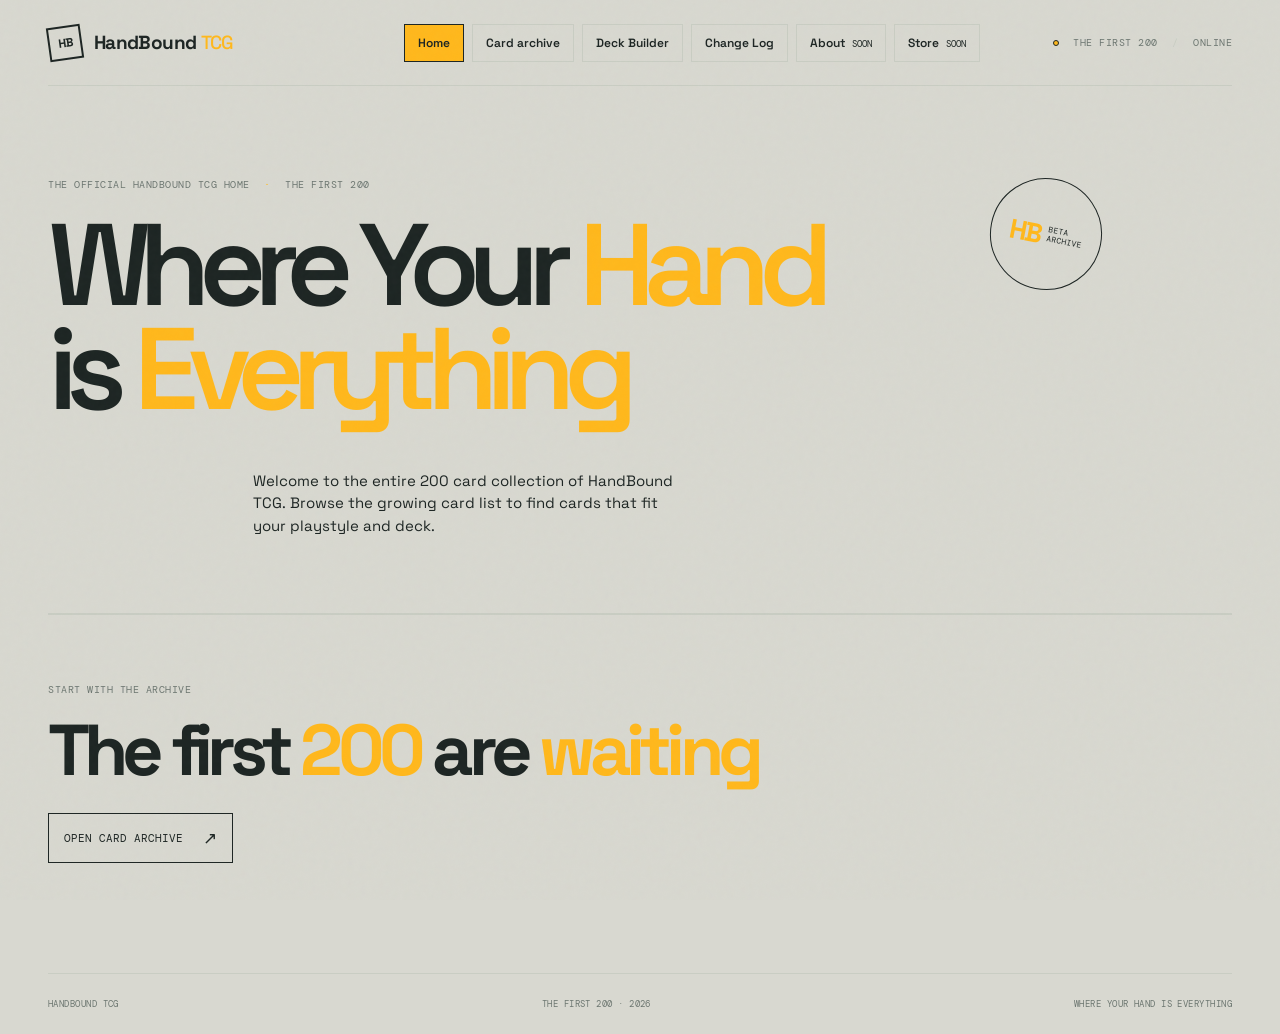
<file: index.html>
<!doctype html>
<html lang="en">
<head>
  <meta charset="UTF-8" />
  <meta name="viewport" content="width=device-width, initial-scale=1.0" />
  <meta name="description" content="HandBound TCG, a trading card game built around the cards in your hand." />
  <title>HandBound TCG | Home</title>
  <link rel="preconnect" href="https://fonts.googleapis.com" />
  <link rel="preconnect" href="https://fonts.gstatic.com" crossorigin />
  <link href="https://fonts.googleapis.com/css2?family=DM+Mono:wght@400;500&family=Space+Grotesk:wght@400;500;600;700&display=swap" rel="stylesheet" />
  <link rel="stylesheet" href="styles.css" />
</head>
<body>
  <!-- Shared site shell and home-page content. -->
  <div class="site-shell">
    <!-- Global brand, navigation, and status indicator. -->
    <header class="site-header">
      <a class="brand" href="#top" aria-label="HandBound TCG home">
        <span class="brand-mark" aria-hidden="true">HB</span>
        <span class="brand-name">HandBound <em>TCG</em></span>
      </a>
      <nav class="site-nav" aria-label="Main navigation">
        <a class="nav-link active" href="index.html">Home</a>
        <a class="nav-link" href="archive.html">Card archive</a>
        <a class="nav-link" href="deck-builder.html">Deck Builder</a>
        <a class="nav-link" href="change-log.html">Change Log</a>
        <a class="nav-link coming-soon-link" href="about.html">About <span>soon</span></a>
        <a class="nav-link coming-soon-link" href="store.html">Store <span>soon</span></a>
      </nav>
      <div class="header-status"><i></i> The First 200 <span>/</span> Online</div>
    </header>

    <!-- Home hero and archive call-to-action. -->
    <main id="top">
      <section class="archive-hero home-section" id="home">
        <div class="hero-copy">
          <p class="eyebrow">The official HandBound TCG home <span>·</span> The First 200</p>
          <h1>Where Your <span>Hand</span><br />is <span>Everything</span></h1>
          <p class="hero-intro">Welcome to the entire 200 card collection of HandBound TCG. Browse the growing card list to find cards that fit your playstyle and deck.</p>
        </div>
        <div class="hero-stamp" aria-label="HandBound beta archive stamp">
          <span>HB</span>
          <small>BETA<br />ARCHIVE</small>
        </div>
      </section>

      <section class="home-next-section">
        <p class="eyebrow">Start with the archive</p>
        <h2>The first <em>200</em> are <em>waiting</em></h2>
        <a class="outline-cta" href="archive.html">Open card archive <span>↗</span></a>
      </section>
    </main>

    <!-- Shared site footer. -->
    <footer class="site-footer"><span>HANDBOUND TCG</span><span>The First 200 · 2026</span><span>Where your hand is everything</span></footer>
  </div>
</body>
</html>
</file>
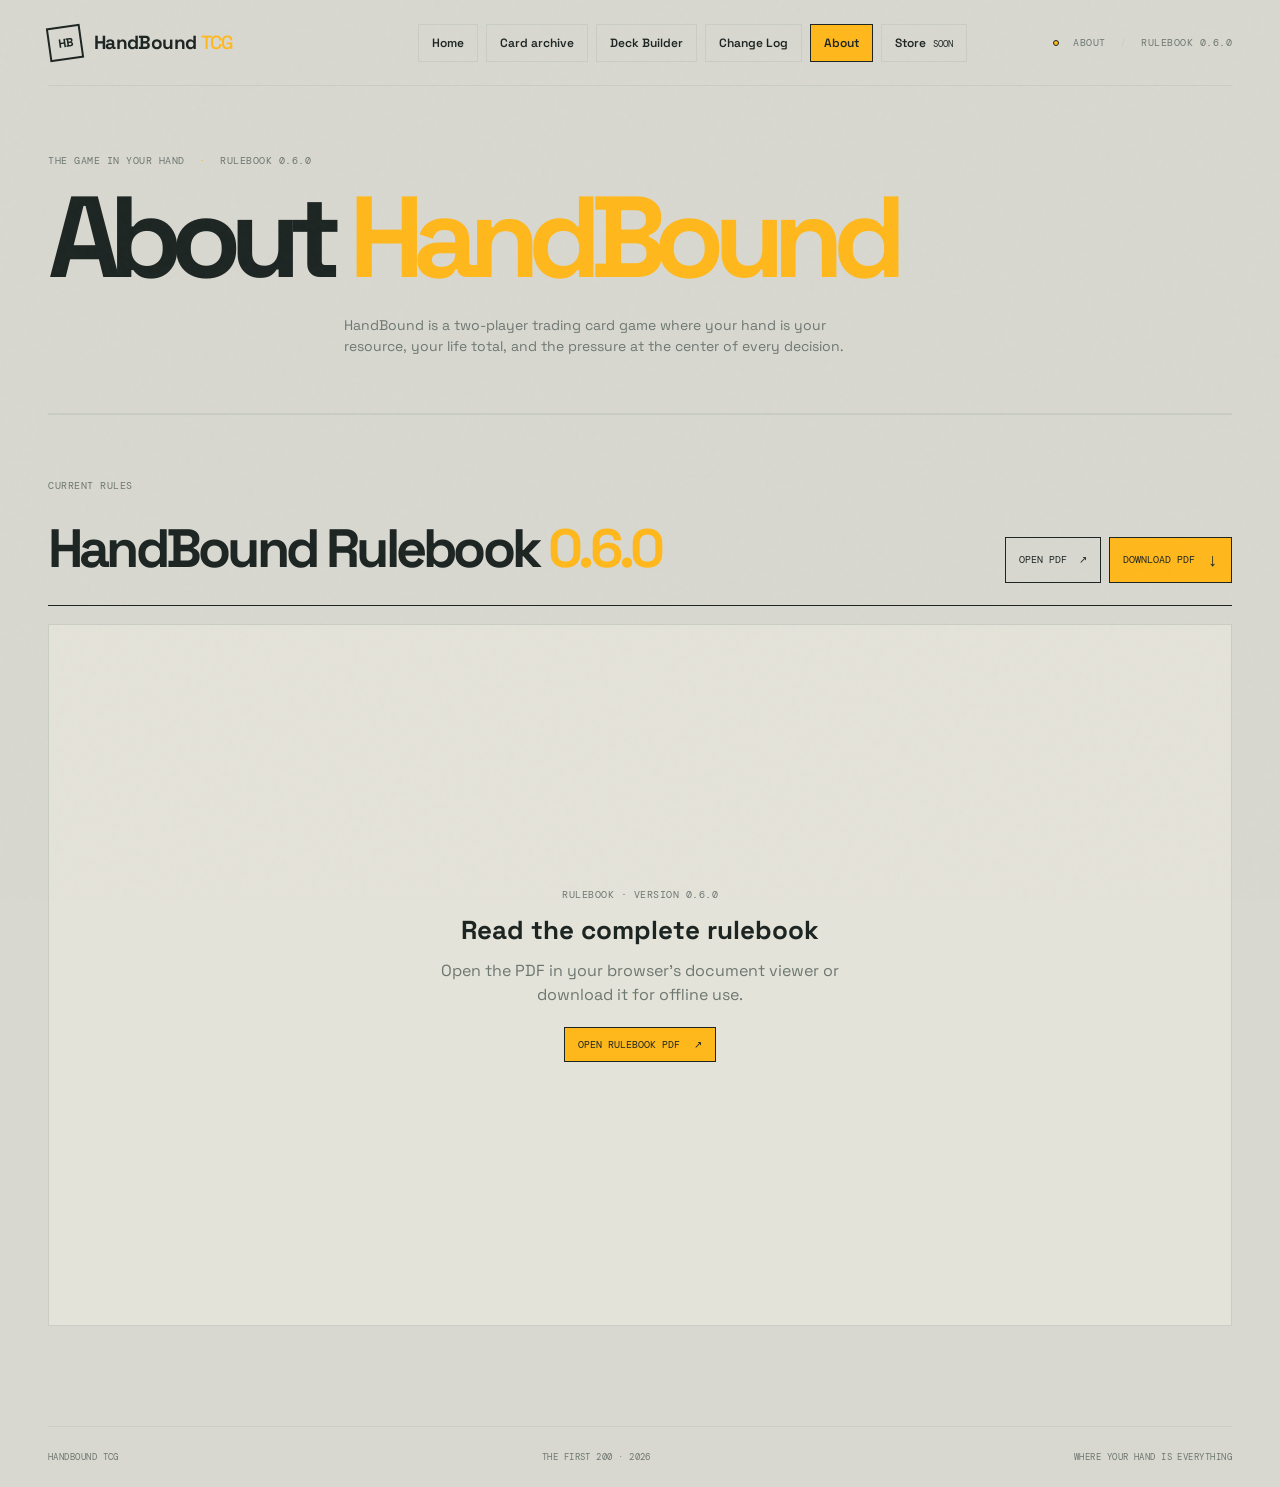
<file: about.html>
<!doctype html>
<html lang="en">
<head>
  <meta charset="UTF-8" />
  <meta name="viewport" content="width=device-width, initial-scale=1.0" />
  <meta name="description" content="About HandBound TCG." />
  <title>HandBound TCG | About</title>
  <link rel="preconnect" href="https://fonts.googleapis.com" />
  <link rel="preconnect" href="https://fonts.gstatic.com" crossorigin />
  <link href="https://fonts.googleapis.com/css2?family=DM+Mono:wght@400;500&family=Space+Grotesk:wght@400;500;600;700&display=swap" rel="stylesheet" />
  <link rel="stylesheet" href="styles.css" />
</head>
<body>
  <!-- Shared site shell and rulebook/about content. -->
  <div class="site-shell"><header class="site-header"><a class="brand" href="index.html" aria-label="HandBound TCG home"><span class="brand-mark" aria-hidden="true">HB</span><span class="brand-name">HandBound <em>TCG</em></span></a><nav class="site-nav" aria-label="Main navigation"><a class="nav-link" href="index.html">Home</a><a class="nav-link" href="archive.html">Card archive</a><a class="nav-link" href="deck-builder.html">Deck Builder</a><a class="nav-link" href="change-log.html">Change Log</a><a class="nav-link active" href="about.html">About</a><a class="nav-link coming-soon-link" href="store.html">Store <span>soon</span></a></nav><div class="header-status"><i></i> About <span>/</span> Rulebook 0.6.0</div></header>
    <!-- About copy and the embedded current rulebook. -->
    <main>
      <section class="archive-page-heading about-heading"><p class="eyebrow">The game in your hand <span>·</span> Rulebook 0.6.0</p><h1>About <em>HandBound</em></h1><p>HandBound is a two-player trading card game where your hand is your resource, your life total, and the pressure at the center of every decision.</p></section>
      <section class="rules-section" aria-labelledby="rules-heading">
        <div class="rules-toolbar"><div><p class="eyebrow">Current rules</p><h2 id="rules-heading">HandBound Rulebook <em>0.6.0</em></h2></div><div class="rules-actions"><a class="outline-button rules-open" href="Items/HandBound%20Rulebook%200.6.0.pdf" target="_blank" rel="noopener">Open PDF <span>↗</span></a><a class="gold-button rules-download" href="Items/HandBound%20Rulebook%200.6.0.pdf" download>Download PDF <span>↓</span></a></div></div>
        <div class="rules-reader"><div class="rules-reader-open"><p class="eyebrow">Rulebook · Version 0.6.0</p><h3>Read the complete rulebook</h3><p>Open the PDF in your browser's document viewer or download it for offline use.</p><a class="gold-button" href="Items/HandBound%20Rulebook%200.6.0.pdf" target="_blank" rel="noopener">Open rulebook PDF <span>↗</span></a></div></div>
      </section>
    </main>
    <!-- Shared site footer. -->
    <footer class="site-footer"><span>HANDBOUND TCG</span><span>The First 200 · 2026</span><span>Where your hand is everything</span></footer>
  </div>
</body>
</html>
</file>
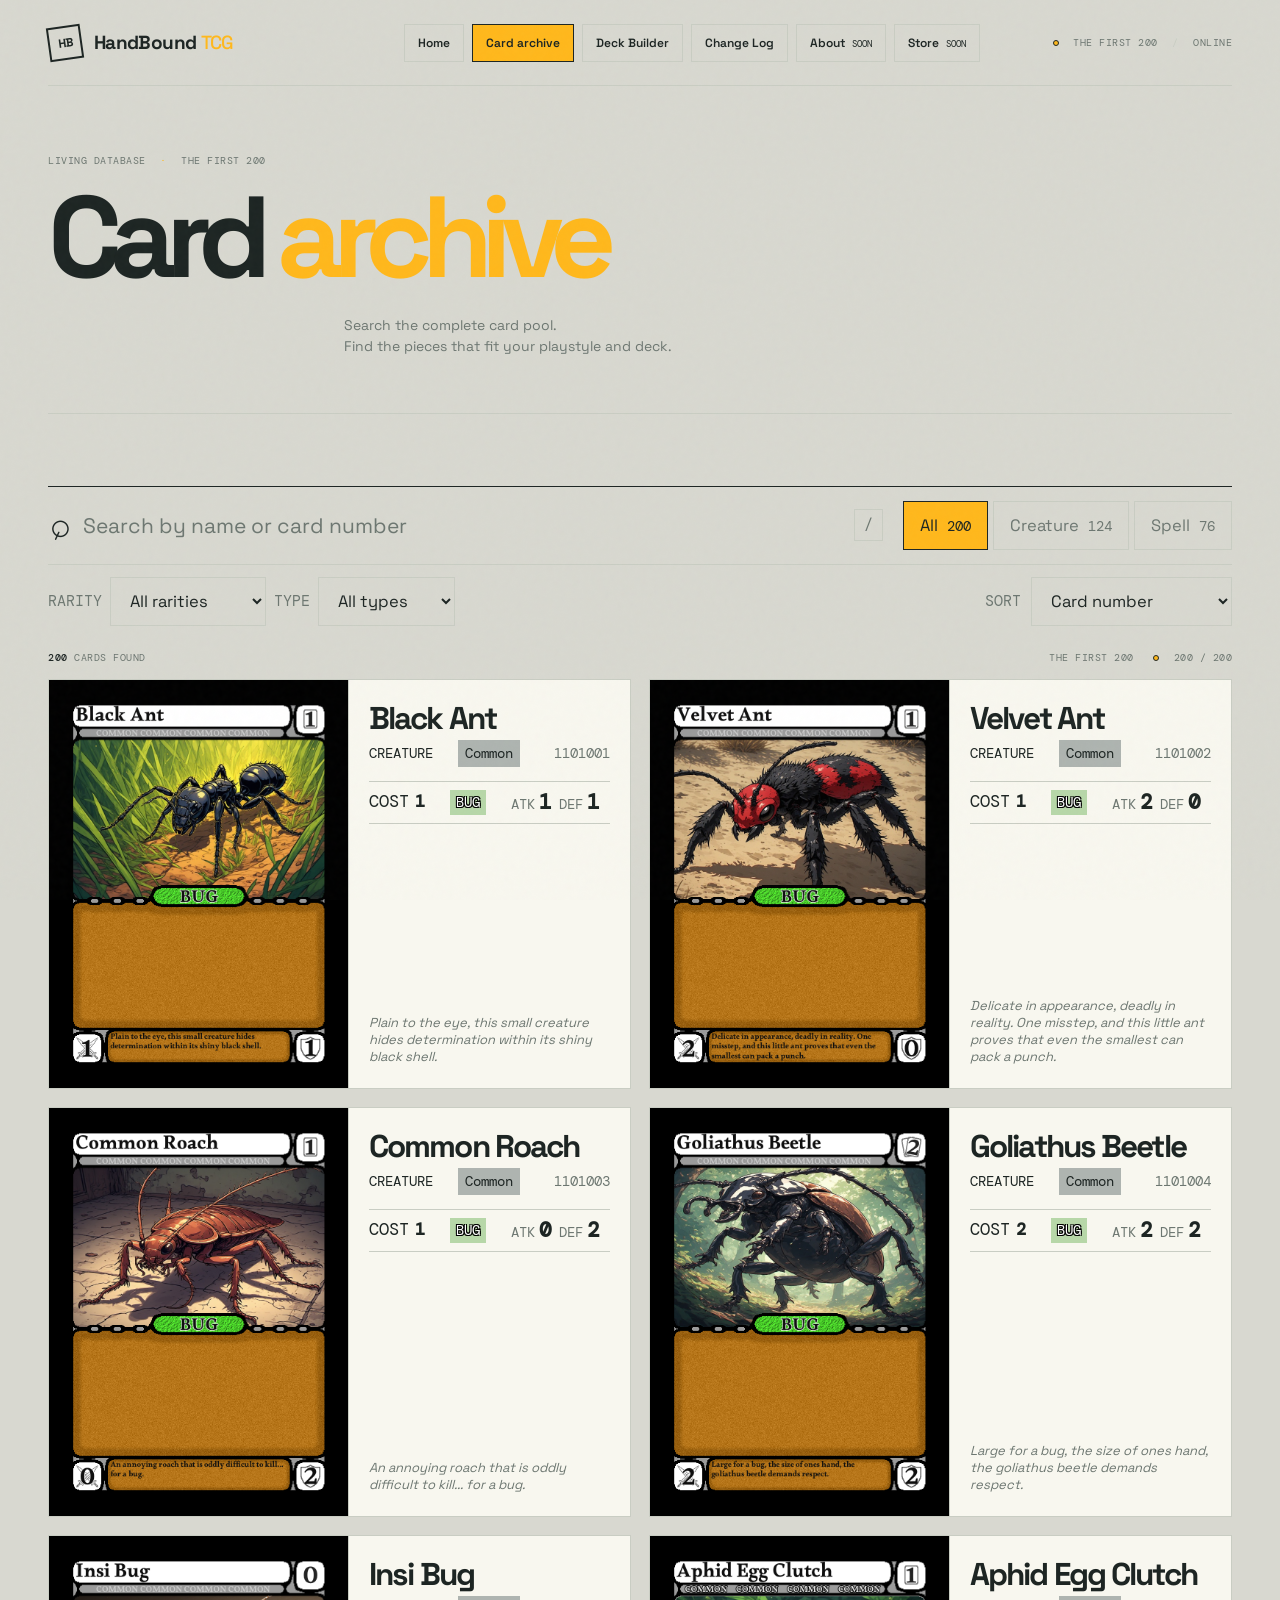
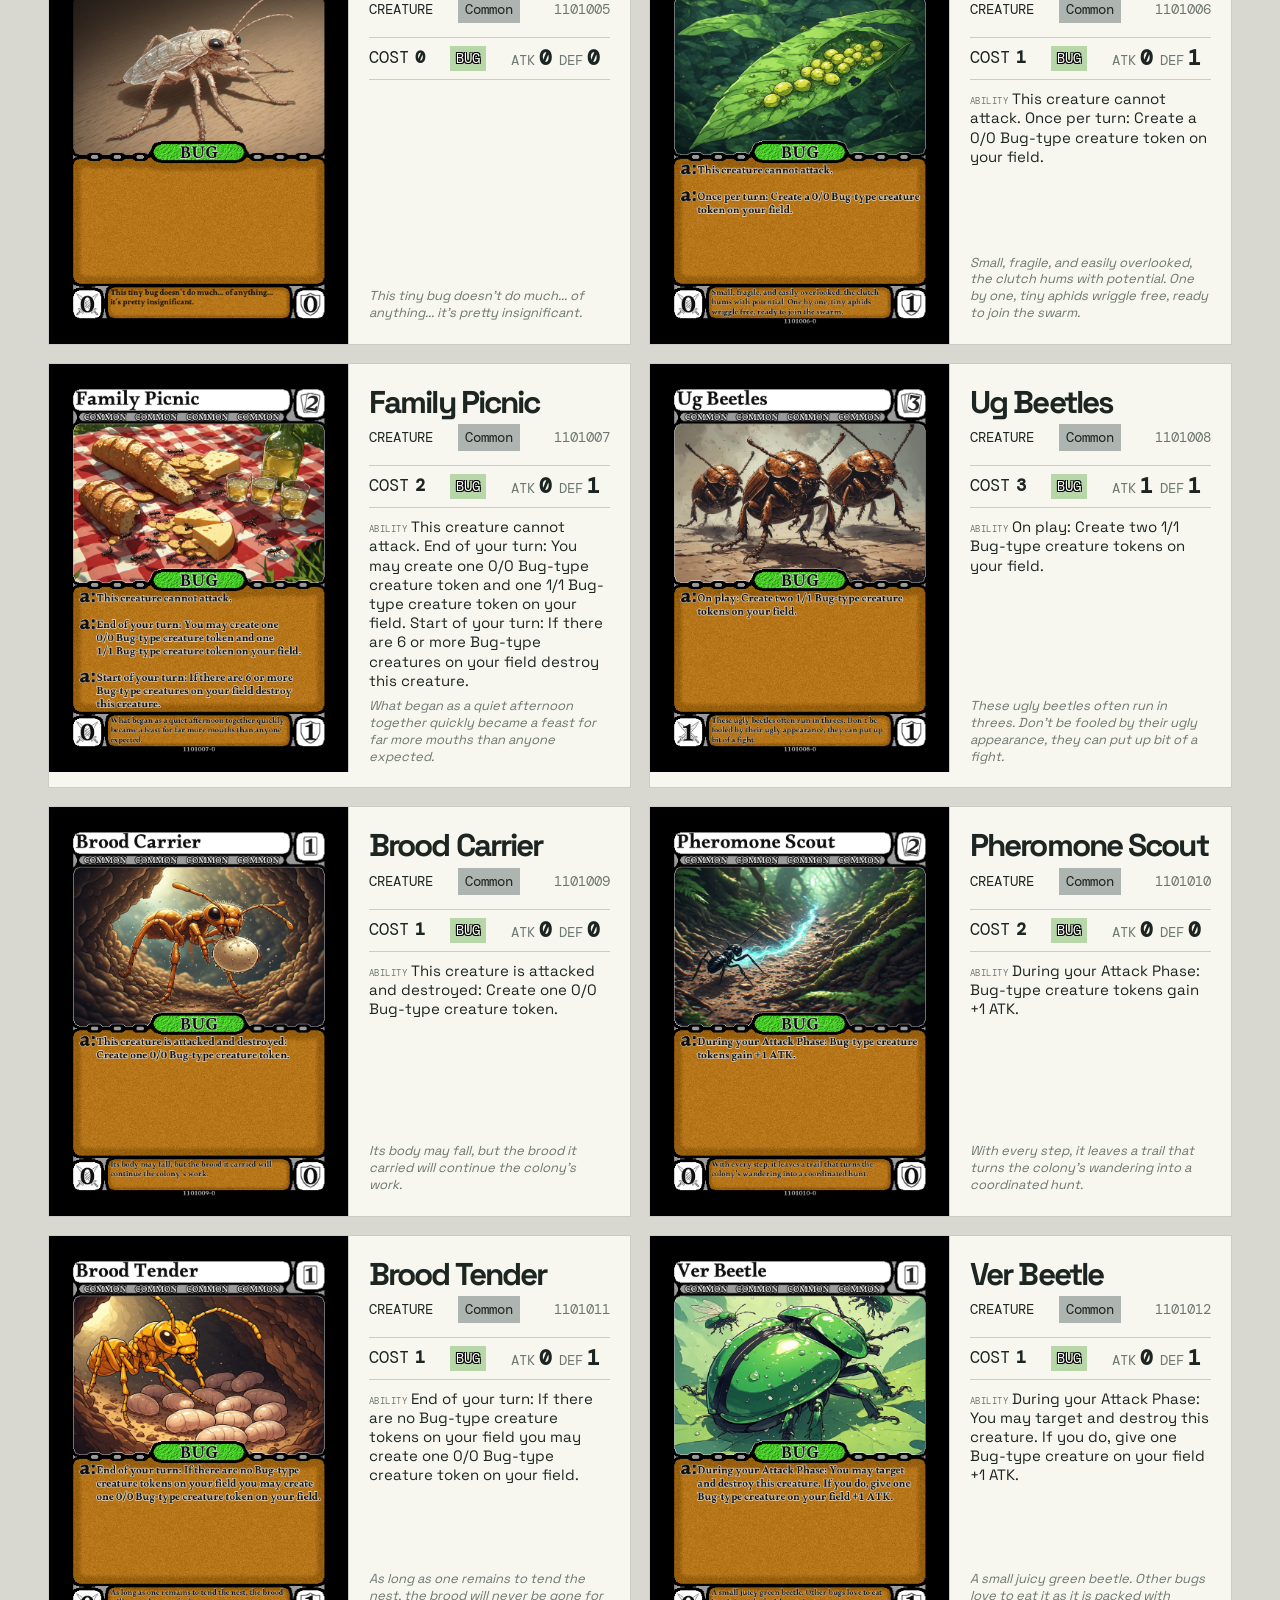
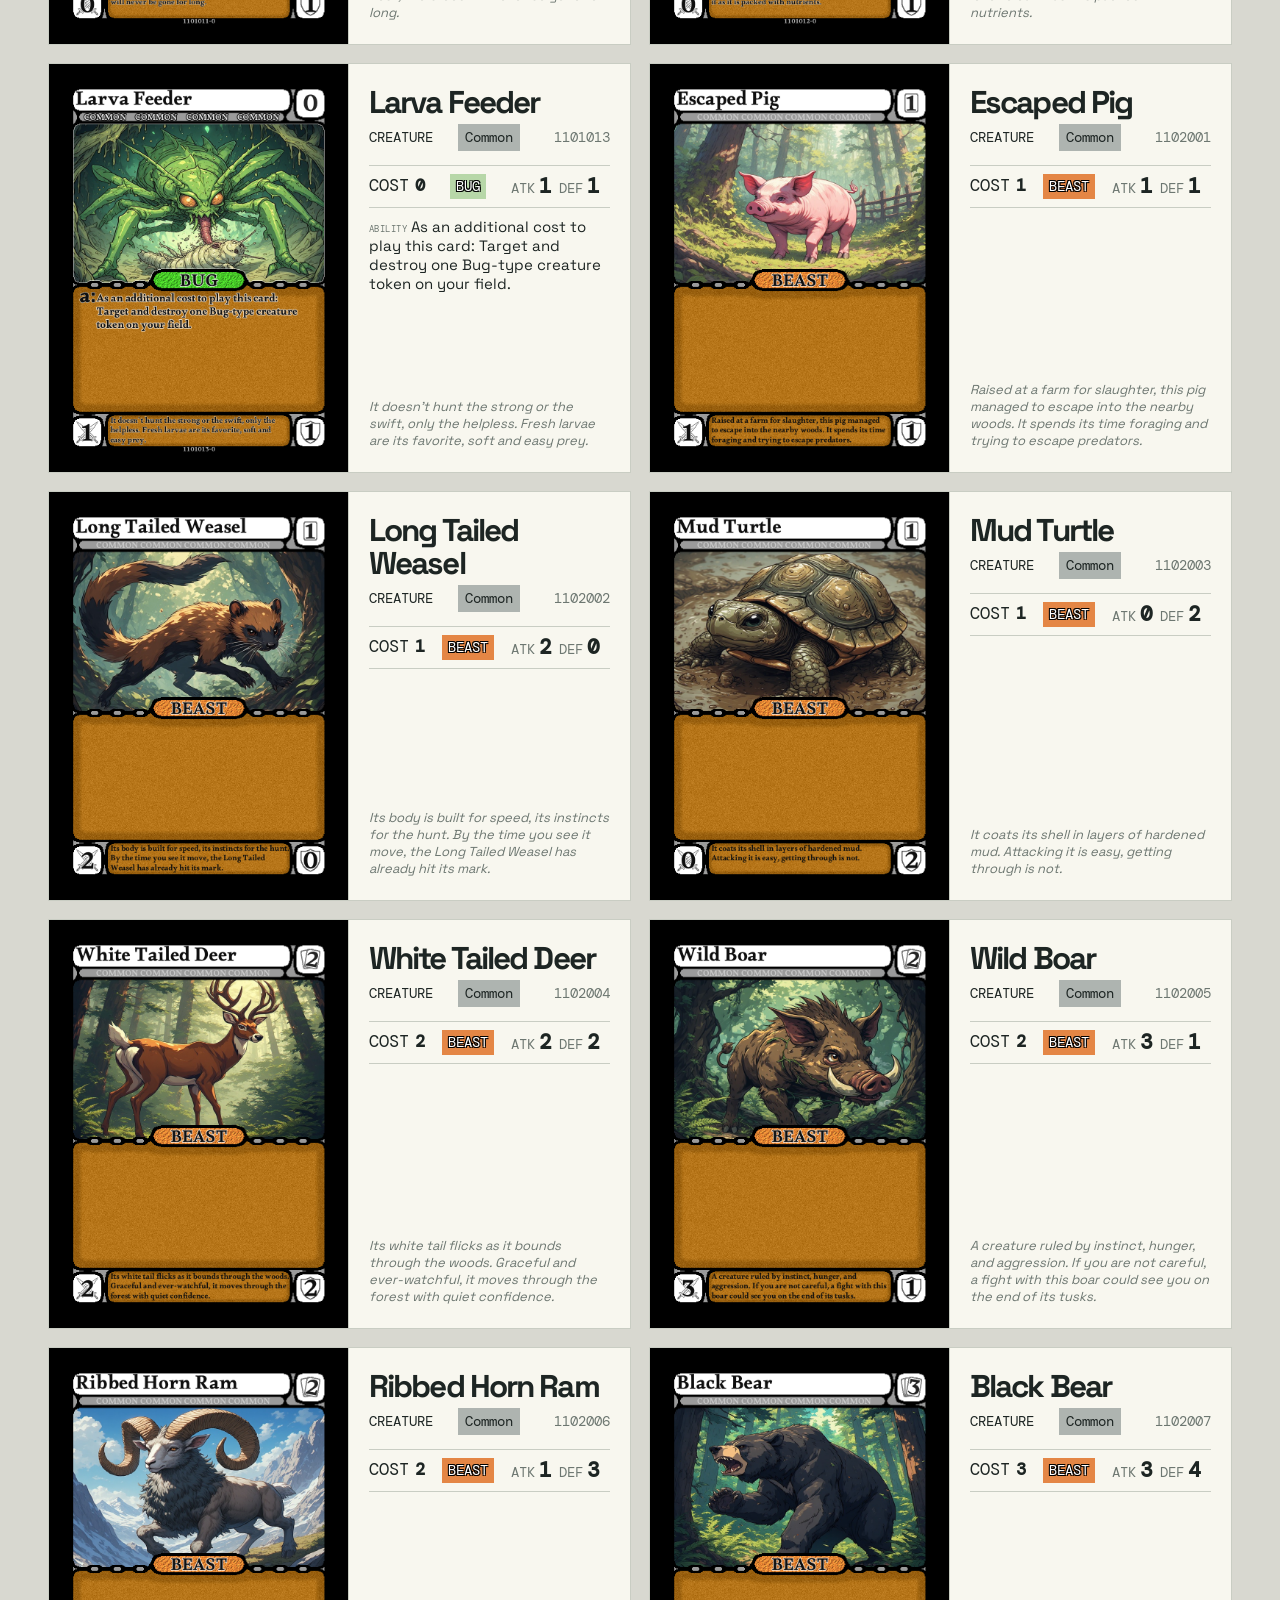
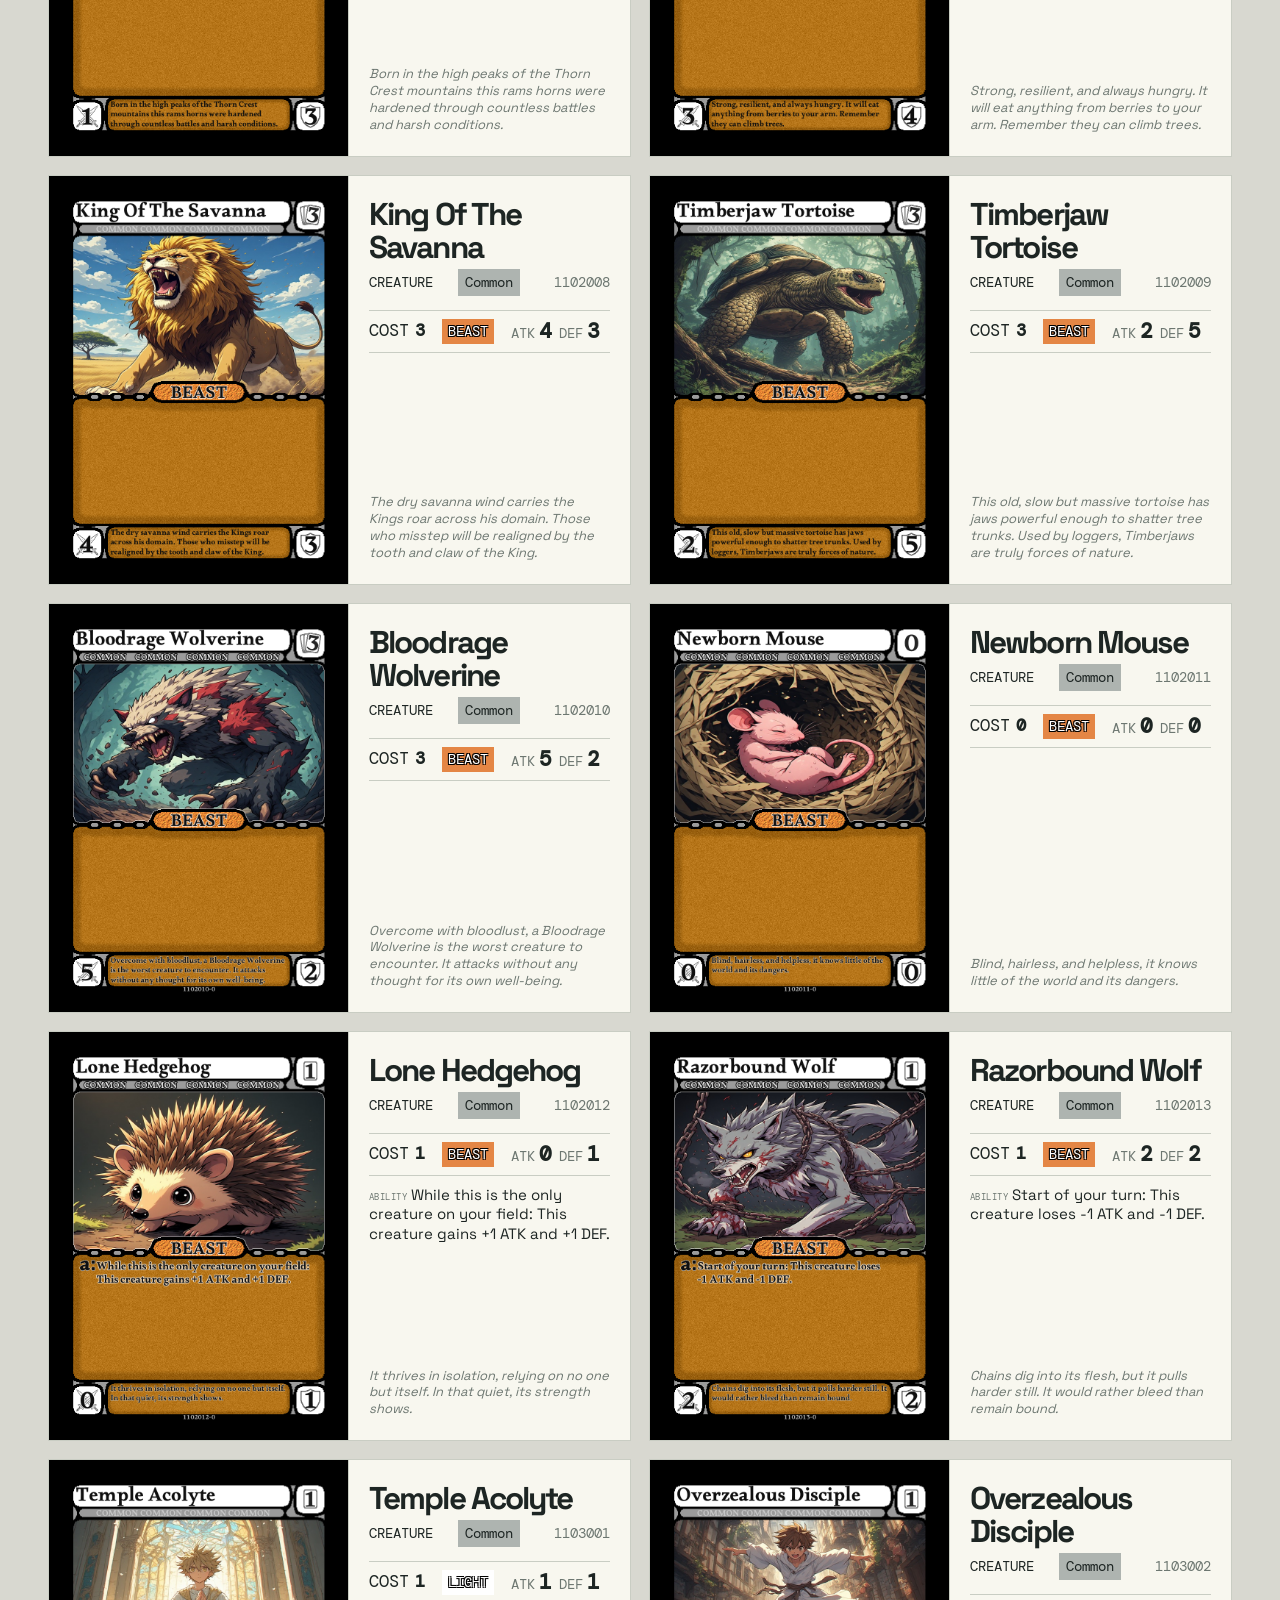
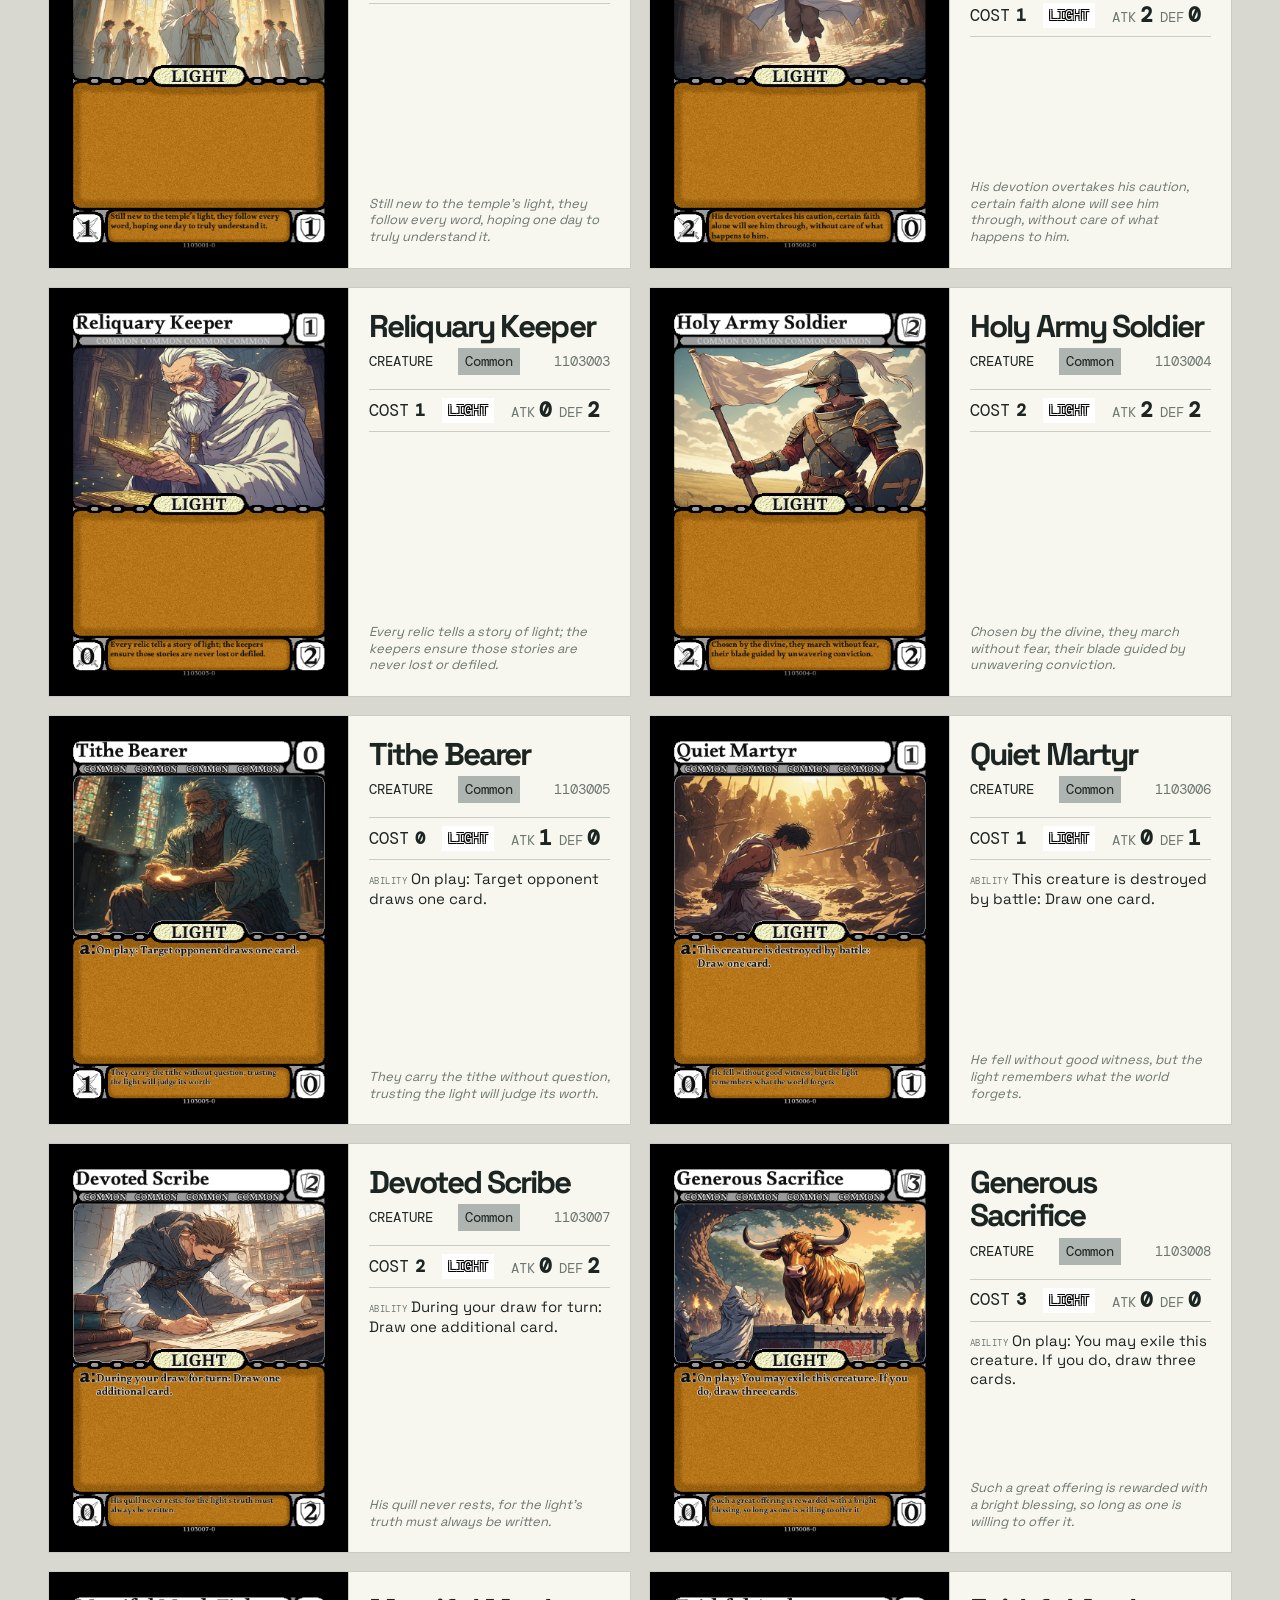
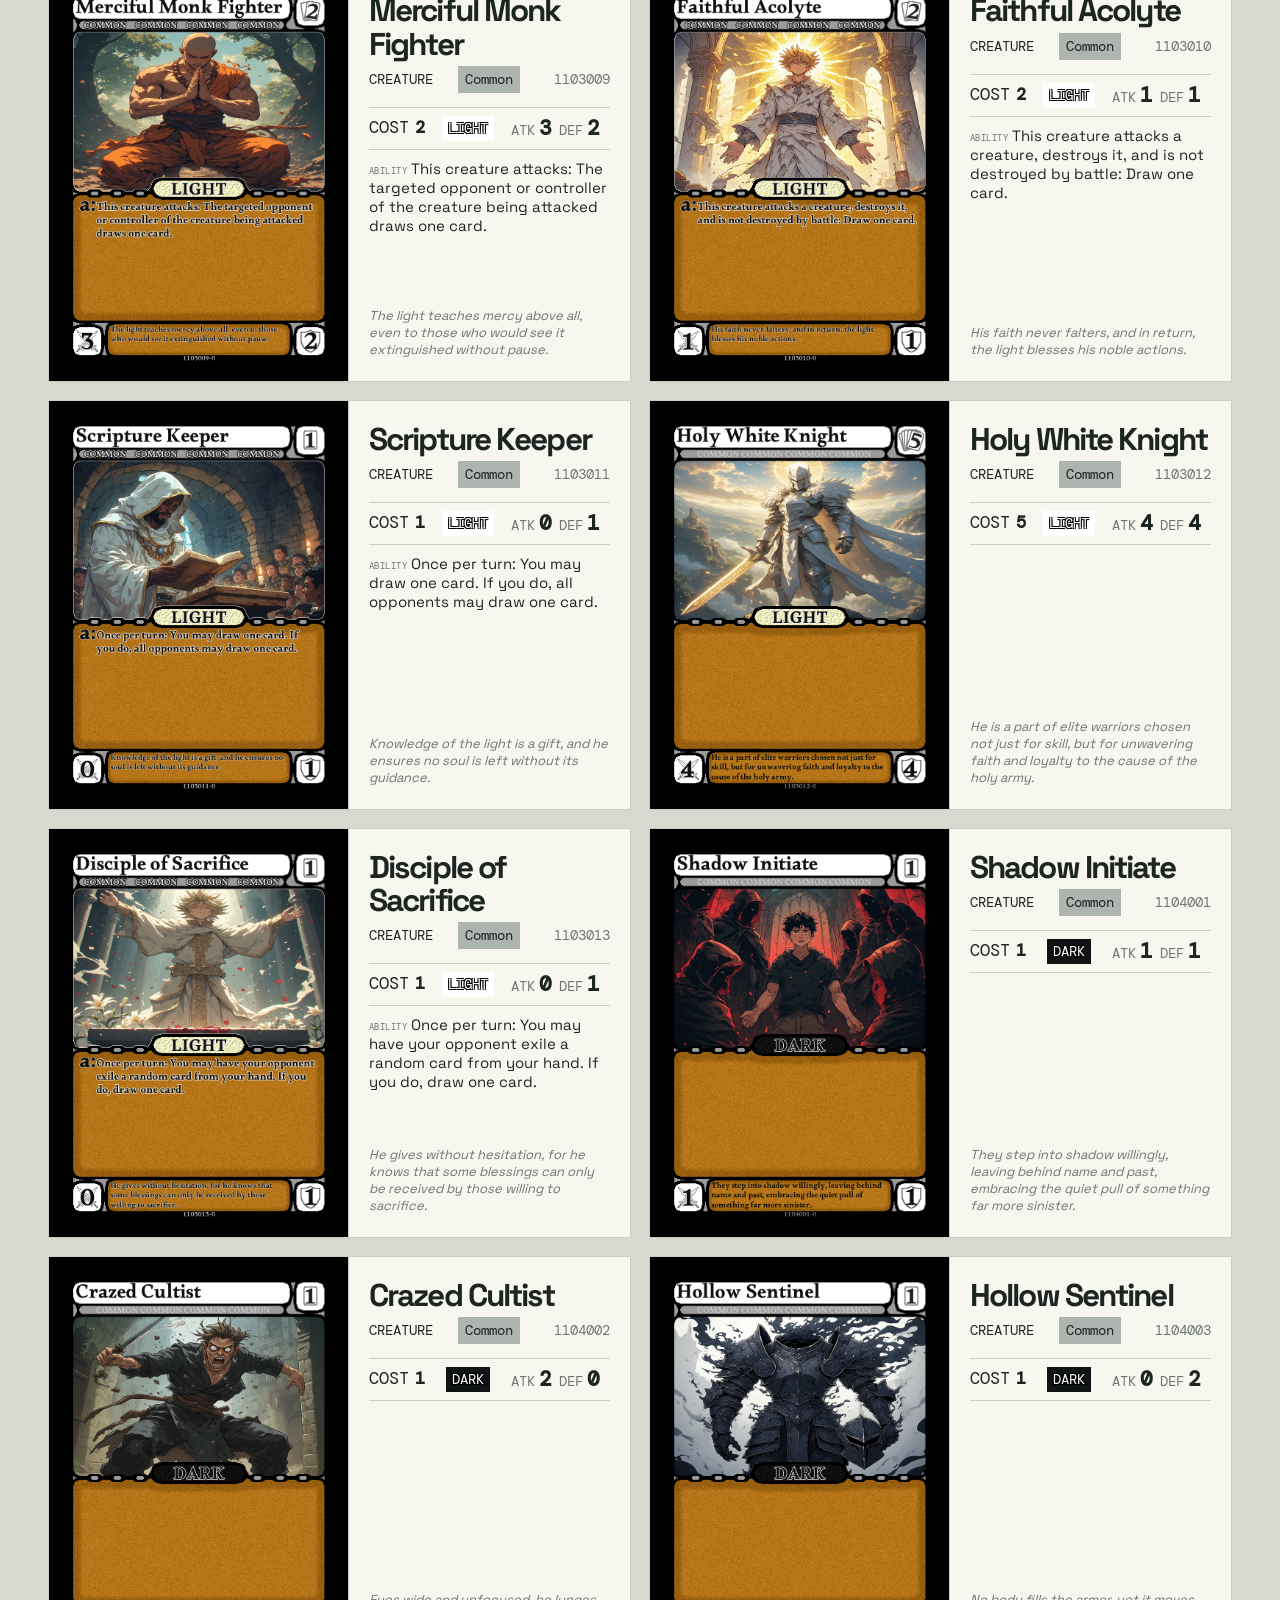
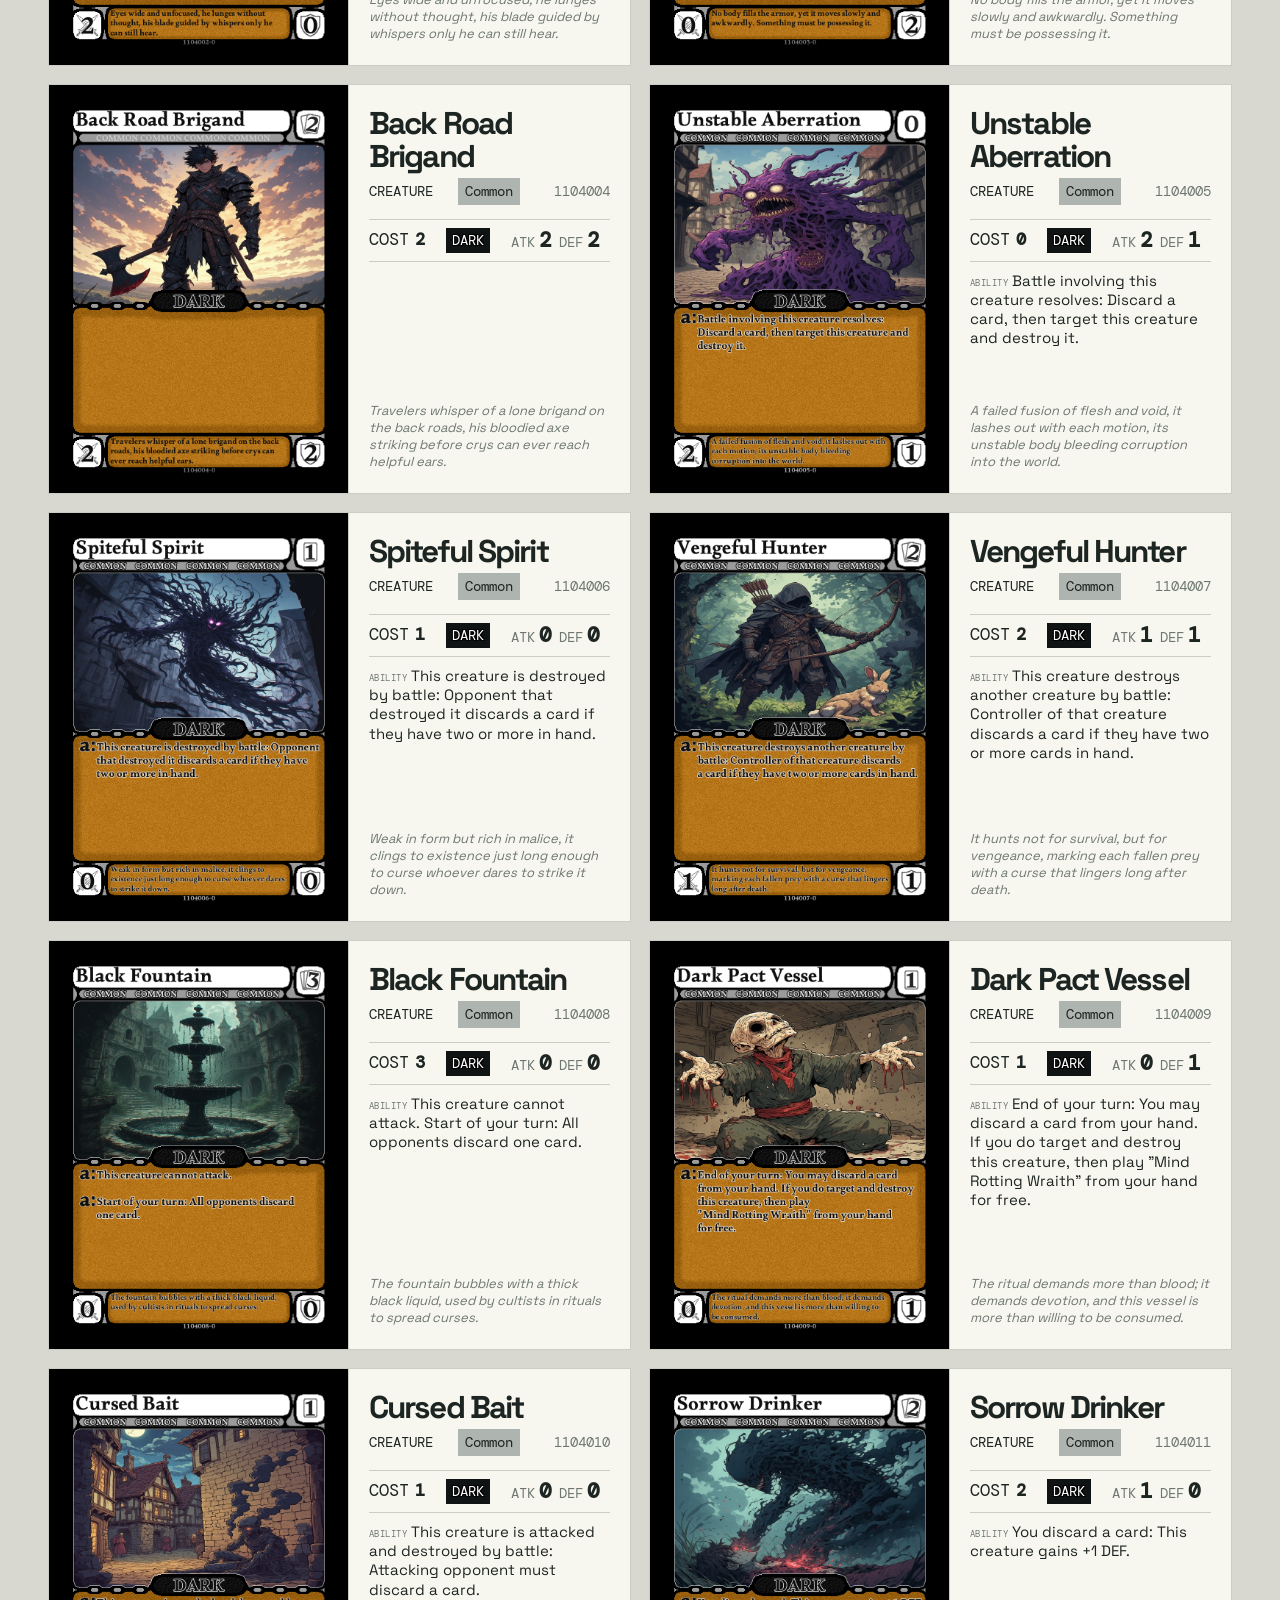
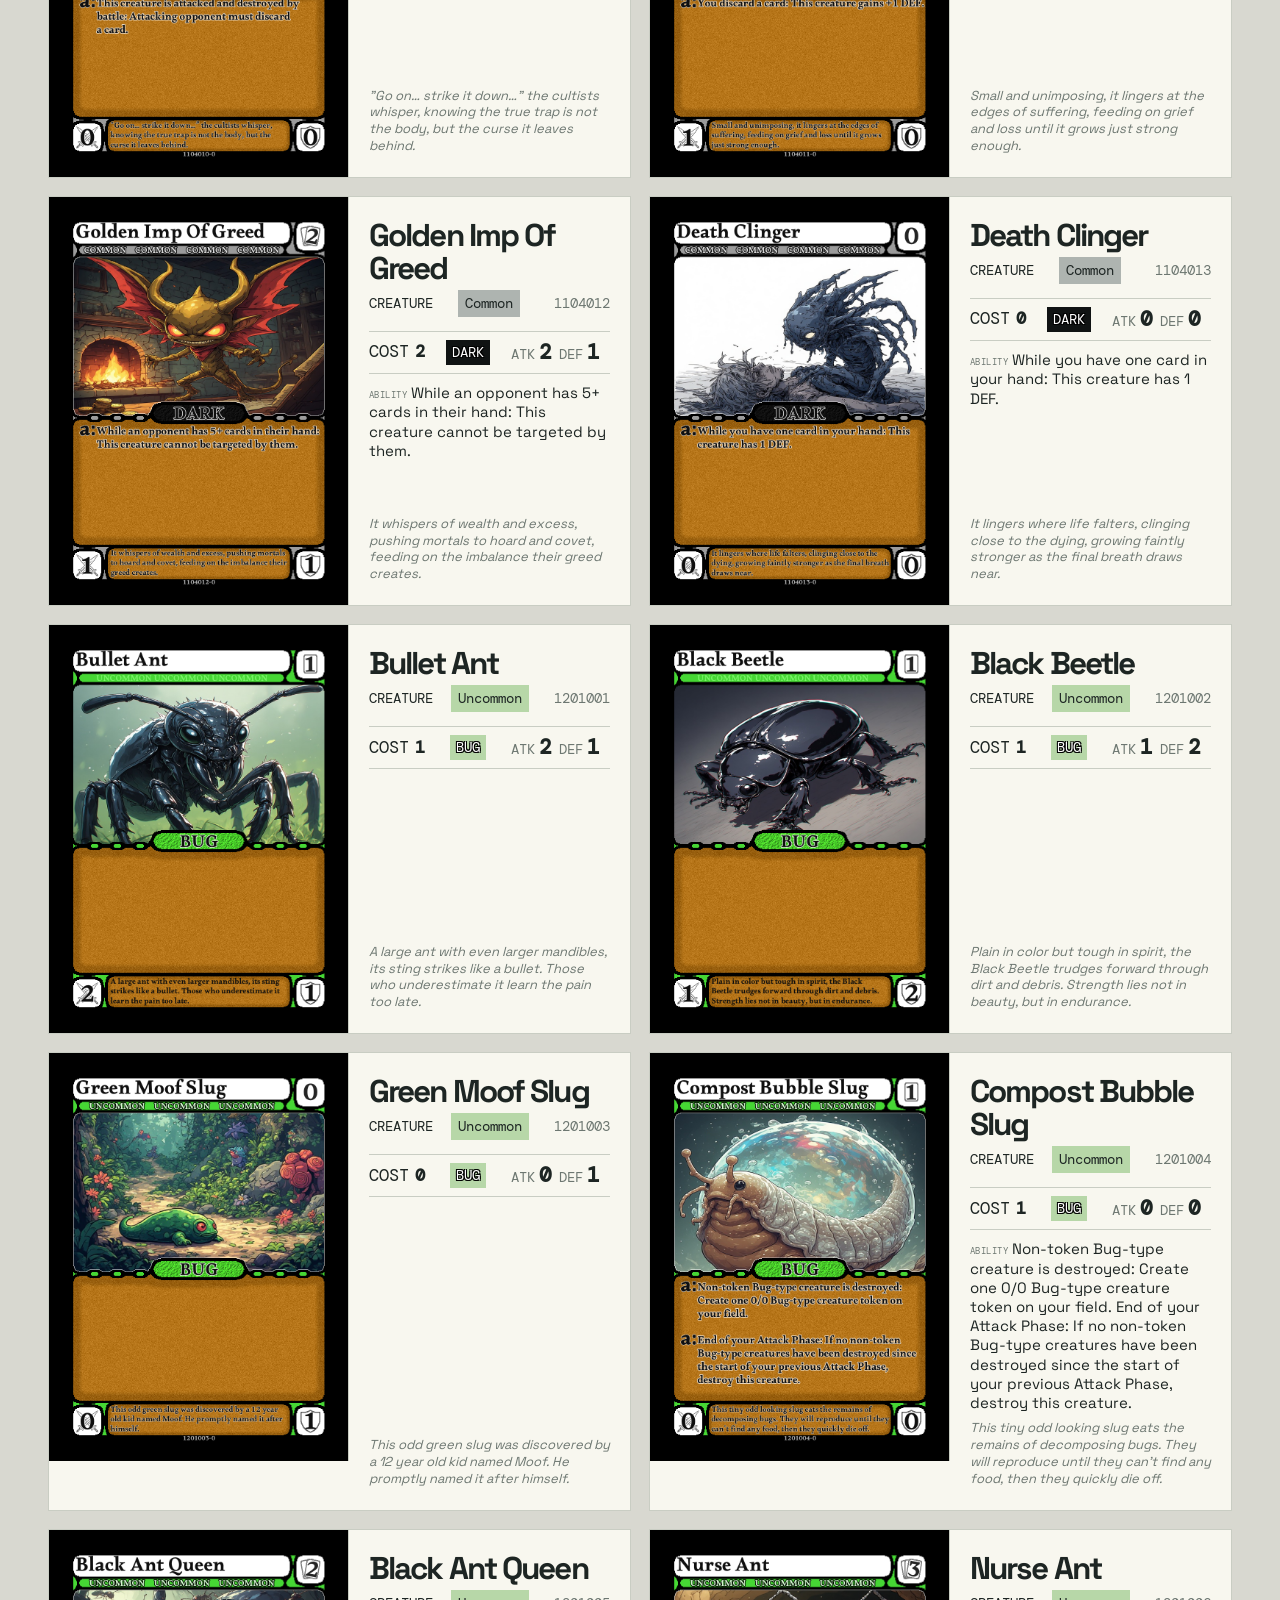
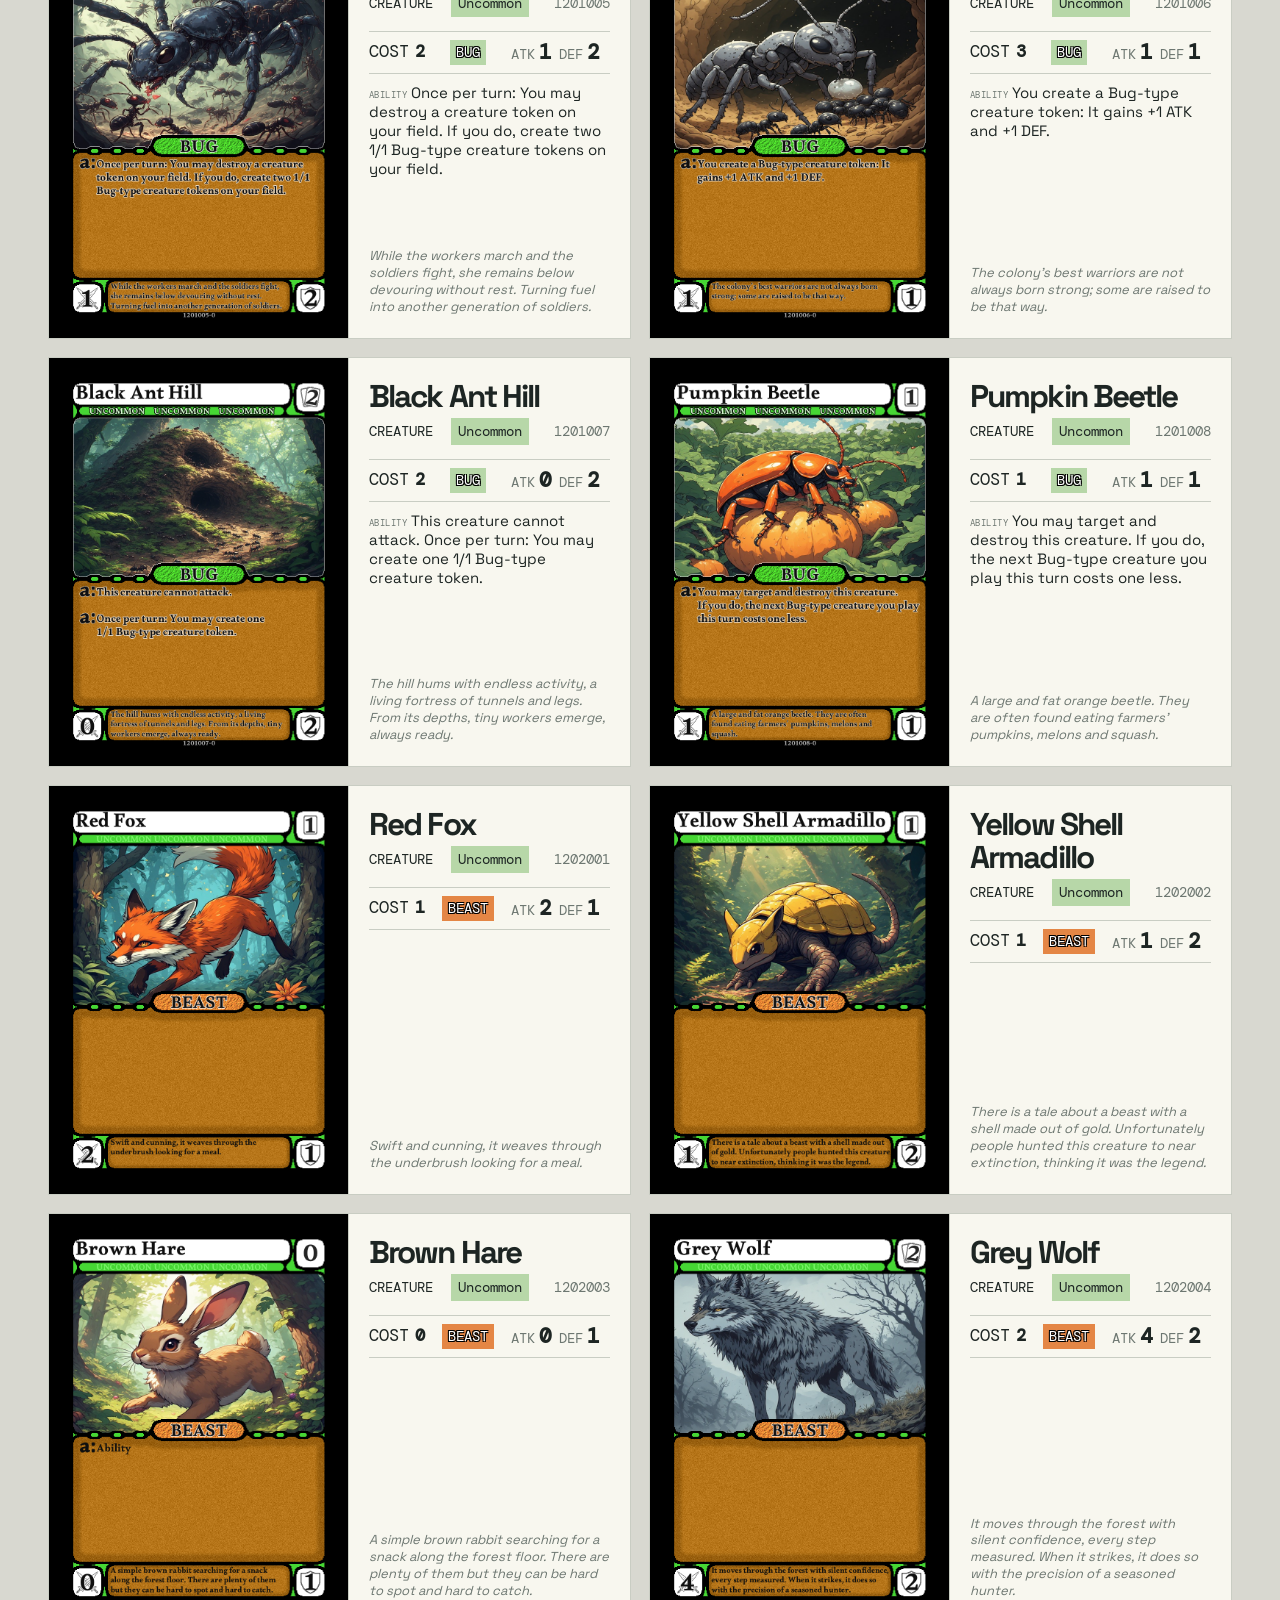
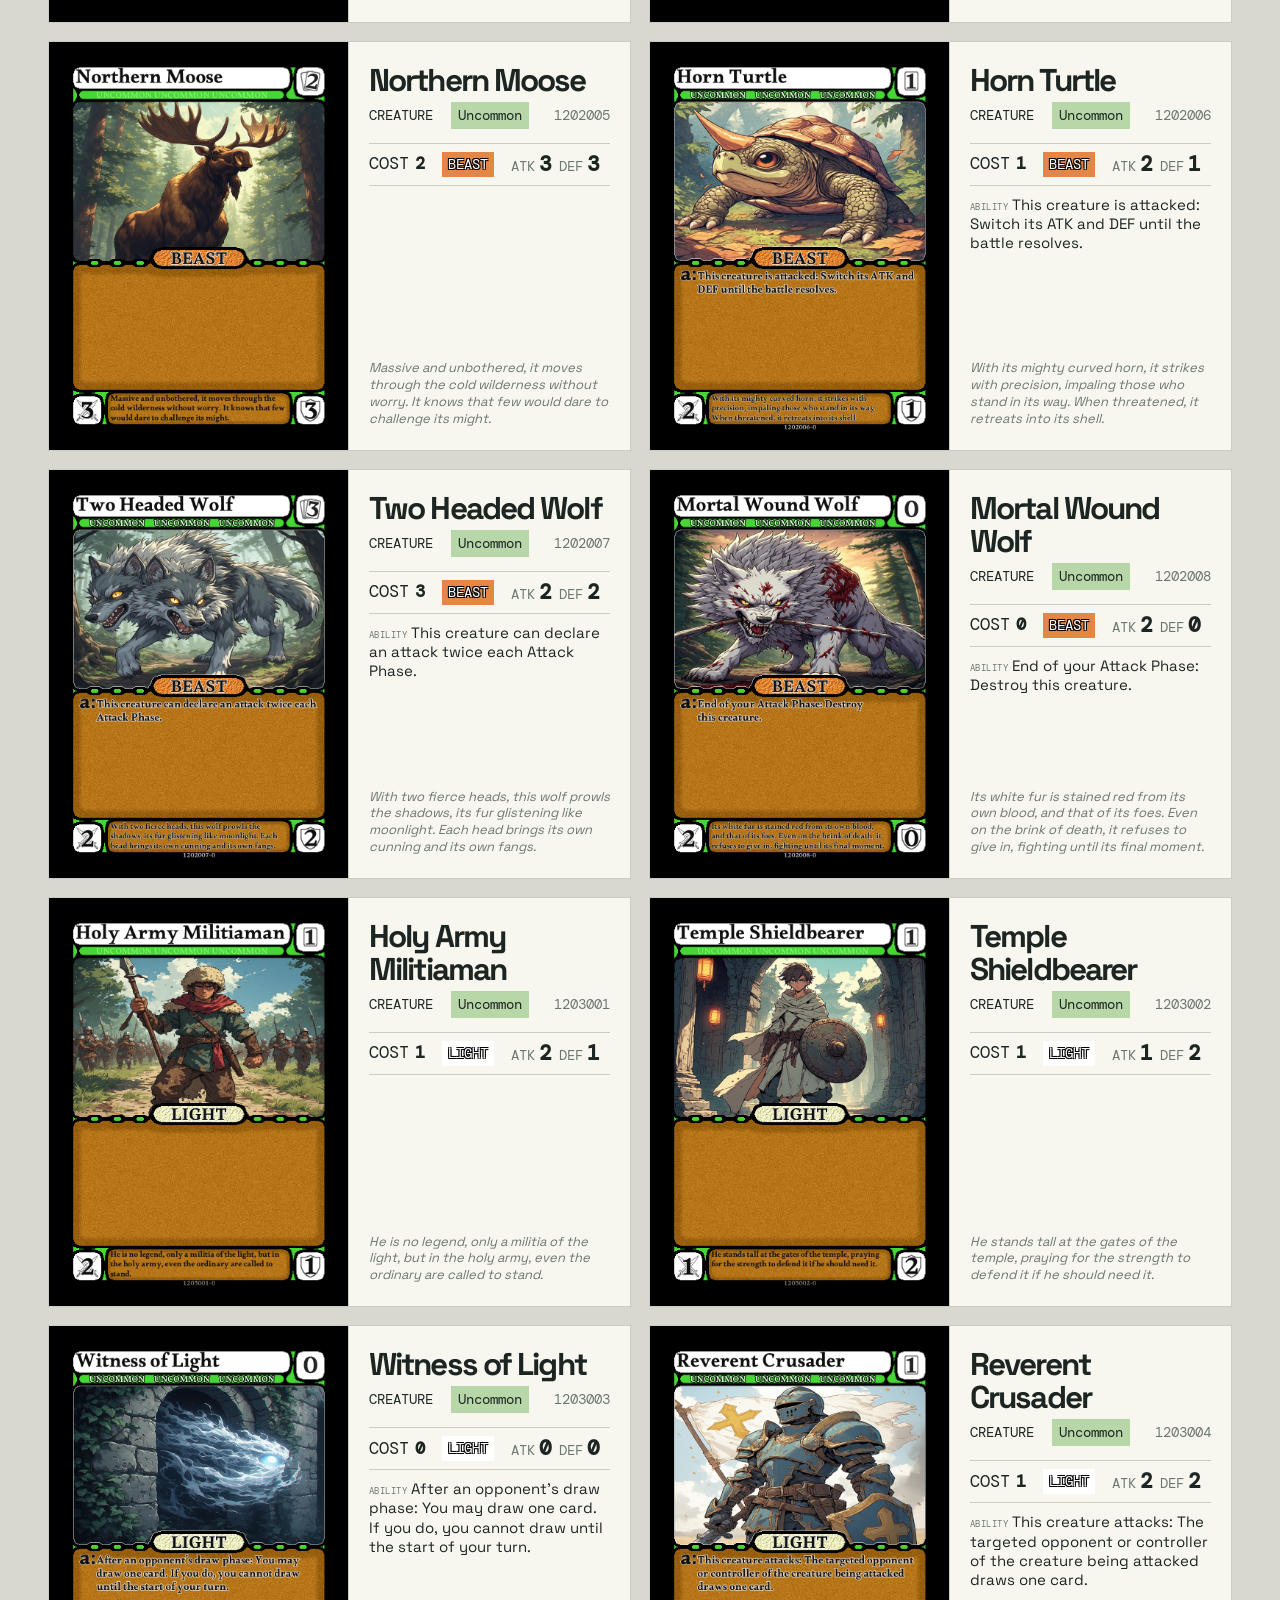
<file: archive.html>
<!doctype html>
<html lang="en">
<head>
  <meta charset="UTF-8" />
  <meta name="viewport" content="width=device-width, initial-scale=1.0" />
  <meta name="description" content="Browse the first 200 HandBound TCG cards." />
  <title>HandBound TCG | Card Archive</title>
  <link rel="preconnect" href="https://fonts.googleapis.com" />
  <link rel="preconnect" href="https://fonts.gstatic.com" crossorigin />
  <link href="https://fonts.googleapis.com/css2?family=DM+Mono:wght@400;500&family=Space+Grotesk:wght@400;500;600;700&display=swap" rel="stylesheet" />
  <link rel="stylesheet" href="styles.css" />
</head>
<body>
  <!-- Shared site shell and searchable card archive. -->
  <div class="site-shell">
    <!-- Global brand and navigation. -->
    <header class="site-header">
      <a class="brand" href="index.html" aria-label="HandBound TCG home"><span class="brand-mark" aria-hidden="true">HB</span><span class="brand-name">HandBound <em>TCG</em></span></a>
      <nav class="site-nav" aria-label="Main navigation">
        <a class="nav-link" href="index.html">Home</a>
        <a class="nav-link active" href="archive.html">Card archive</a>
        <a class="nav-link" href="deck-builder.html">Deck Builder</a>
        <a class="nav-link" href="change-log.html">Change Log</a>
        <a class="nav-link coming-soon-link" href="about.html">About <span>soon</span></a>
        <a class="nav-link coming-soon-link" href="store.html">Store <span>soon</span></a>
      </nav>
      <div class="header-status"><i></i> The First 200 <span>/</span> Online</div>
    </header>

    <!-- Archive heading, filters, results, and empty state. -->
    <main>
      <section class="archive-page-heading">
        <p class="eyebrow">Living database <span>·</span> The First 200</p>
        <h1>Card <em>archive</em></h1>
        <p>Search the complete card pool.<br />Find the pieces that fit your playstyle and deck.</p>
      </section>
      <section class="catalog-section archive-catalog" aria-labelledby="archive-heading">
        <h2 class="sr-only" id="archive-heading">Card archive database</h2>
        <div class="catalog-controls">
          <label class="search-field"><span class="sr-only">Search cards</span><span class="search-icon" aria-hidden="true">⌕</span><input id="search-input" type="search" placeholder="Search by name or card number" autocomplete="off" /><kbd>/</kbd></label>
          <div class="filter-group" role="group" aria-label="Filter cards by card kind"><button class="filter-button active" data-filter="all">All <b id="all-count">200</b></button><button class="filter-button" data-filter="creature">Creature <b id="creature-count">124</b></button><button class="filter-button" data-filter="spell">Spell <b id="spell-count">76</b></button></div>
        </div>
        <div class="catalog-subcontrols">
          <div class="filter-selects">
            <label class="select-filter">Rarity<select id="rarity-filter" aria-label="Filter by rarity"><option value="all">All rarities</option><option>Legendary</option><option>Epic</option><option>Rare</option><option>Uncommon</option><option>Common</option></select></label>
            <label class="select-filter">Type<select id="type-filter" aria-label="Filter by card type"><option value="all">All types</option><option>Bug</option><option>Beast</option><option>Light</option><option>Dark</option></select></label>
          </div>
          <label class="sort-field">Sort<select id="sort-select" aria-label="Sort cards"><option value="number-asc">Card number</option><option value="cost-asc">Cost: low to high</option><option value="cost-desc">Cost: high to low</option><option value="atk-asc">ATK: low to high</option><option value="atk-desc">ATK: high to low</option><option value="def-asc">DEF: low to high</option><option value="def-desc">DEF: high to low</option></select></label>
        </div>
        <div class="results-bar"><span><strong id="result-count">200</strong> cards found</span><span class="results-set">THE FIRST 200 <i></i> 200 / 200</span></div>
        <div class="card-grid" id="card-grid" aria-live="polite"></div>
        <div class="empty-state" id="empty-state" hidden><span>∅</span><h3>No cards found</h3><p>Try another search or clear your filters.</p></div>
      </section>
    </main>
    <dialog class="archive-card-dialog" id="archive-card-dialog" aria-label="Card details">
      <button class="archive-card-close" type="button" aria-label="Close card details">×</button>
      <div id="archive-card-detail"></div>
    </dialog>
    <footer class="site-footer"><span>HANDBOUND TCG</span><span>The First 200 · 2026</span><span>Where your hand is everything</span></footer>
  </div>
  <!-- Load card data before the archive renderer. -->
  <script src="cards-data.js"></script><script src="app.js"></script>
</body>
</html>
</file>
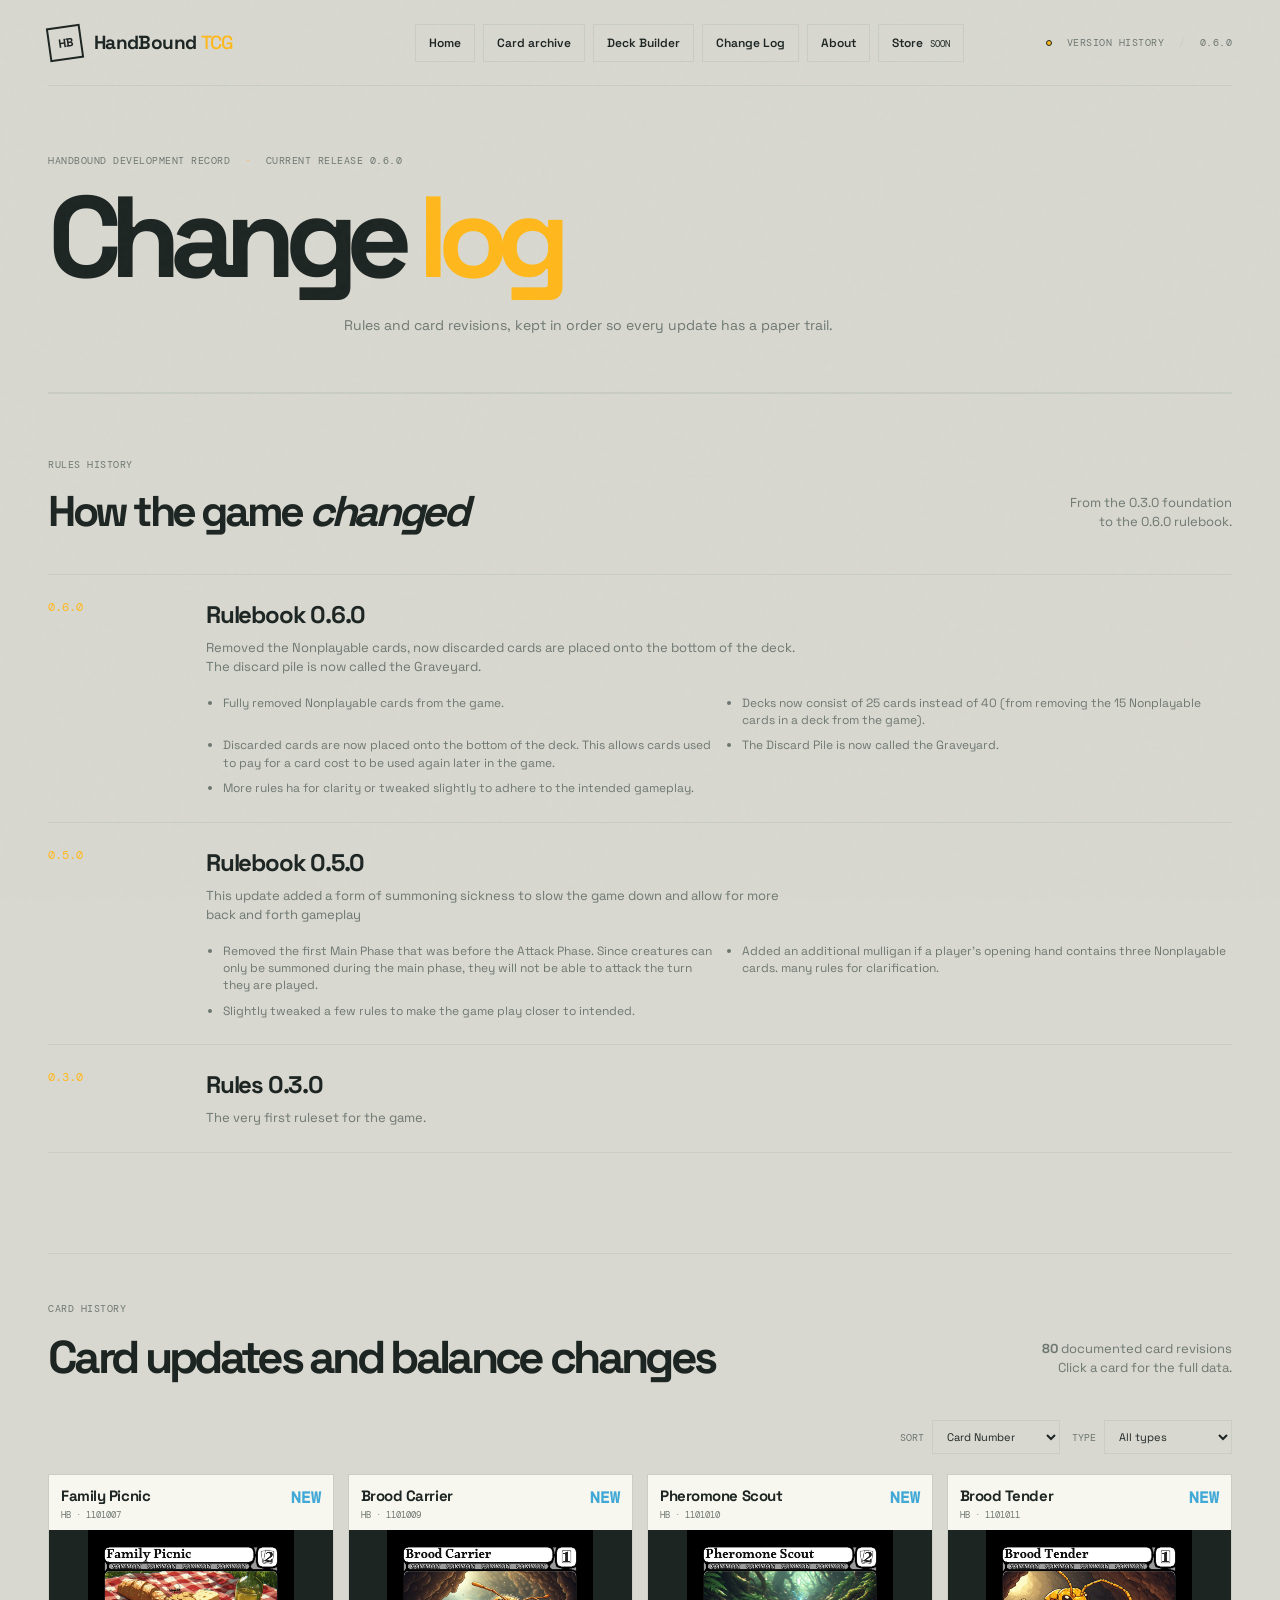
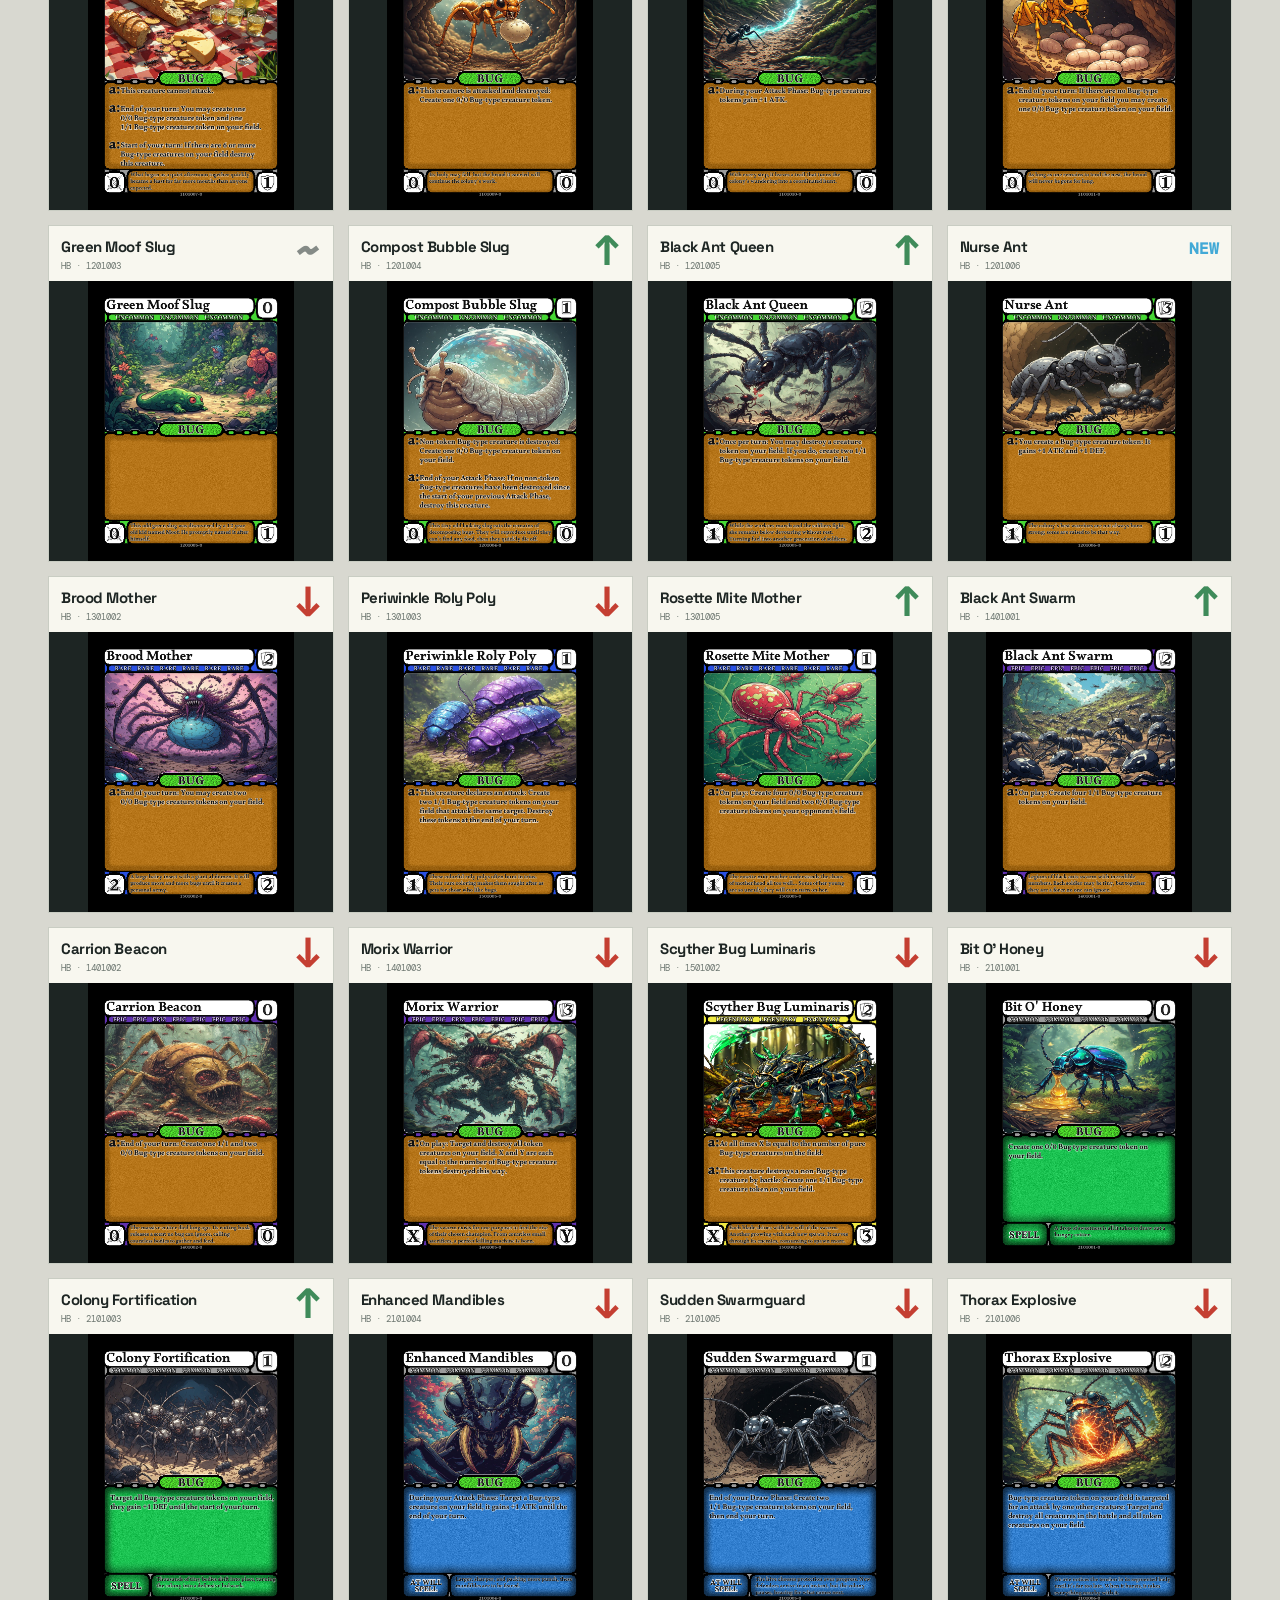
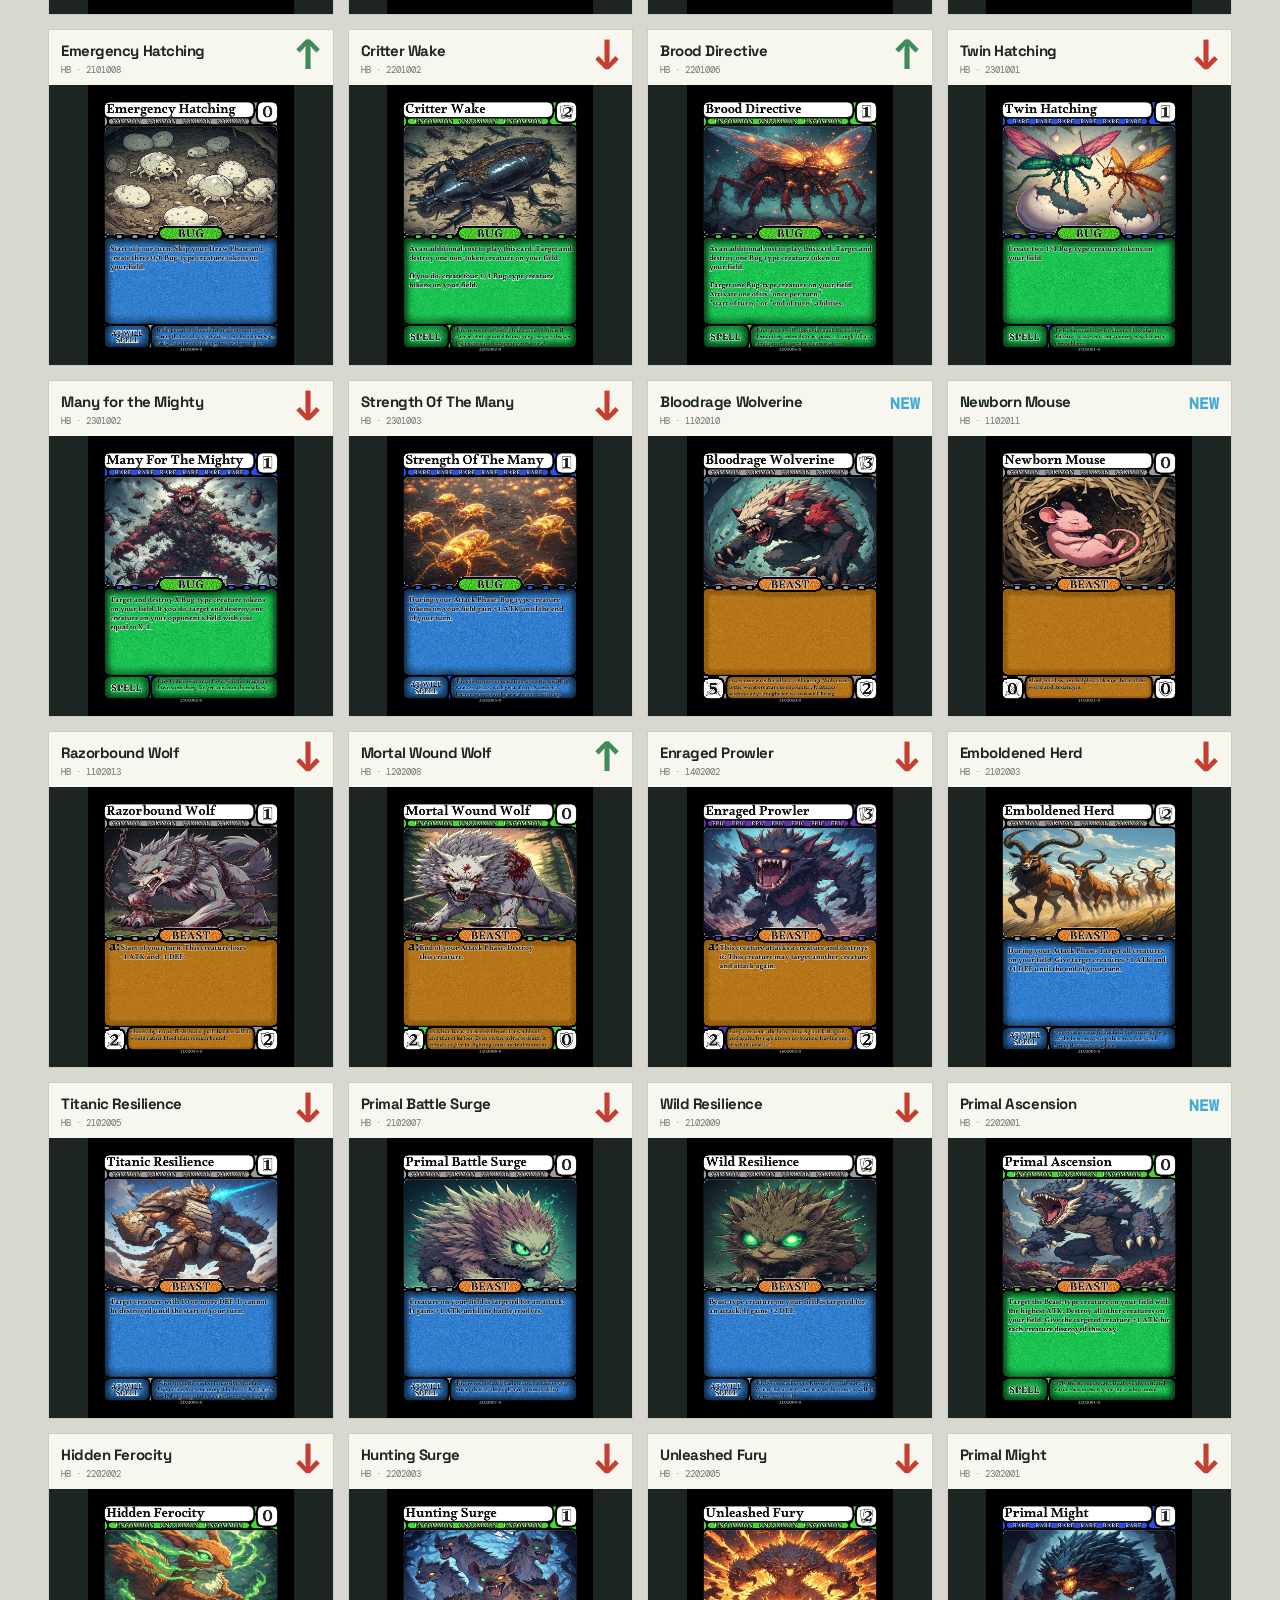
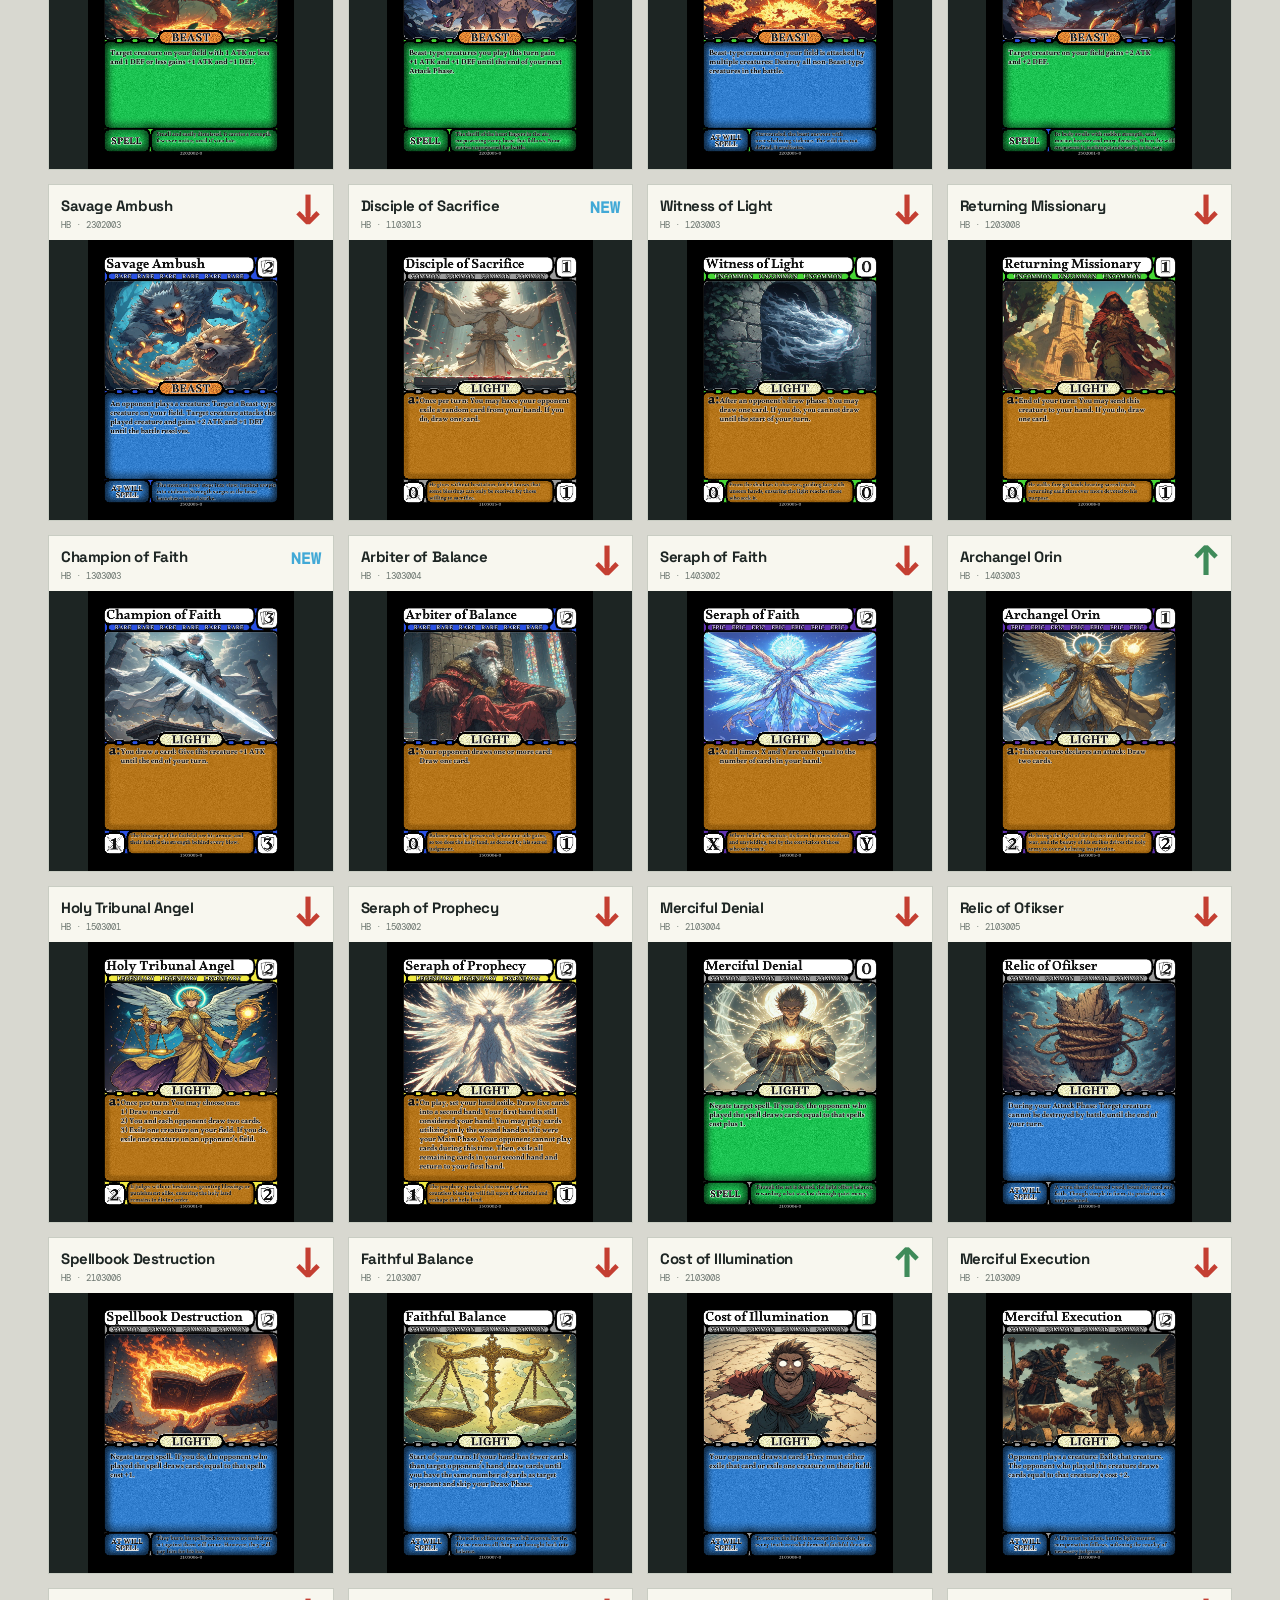
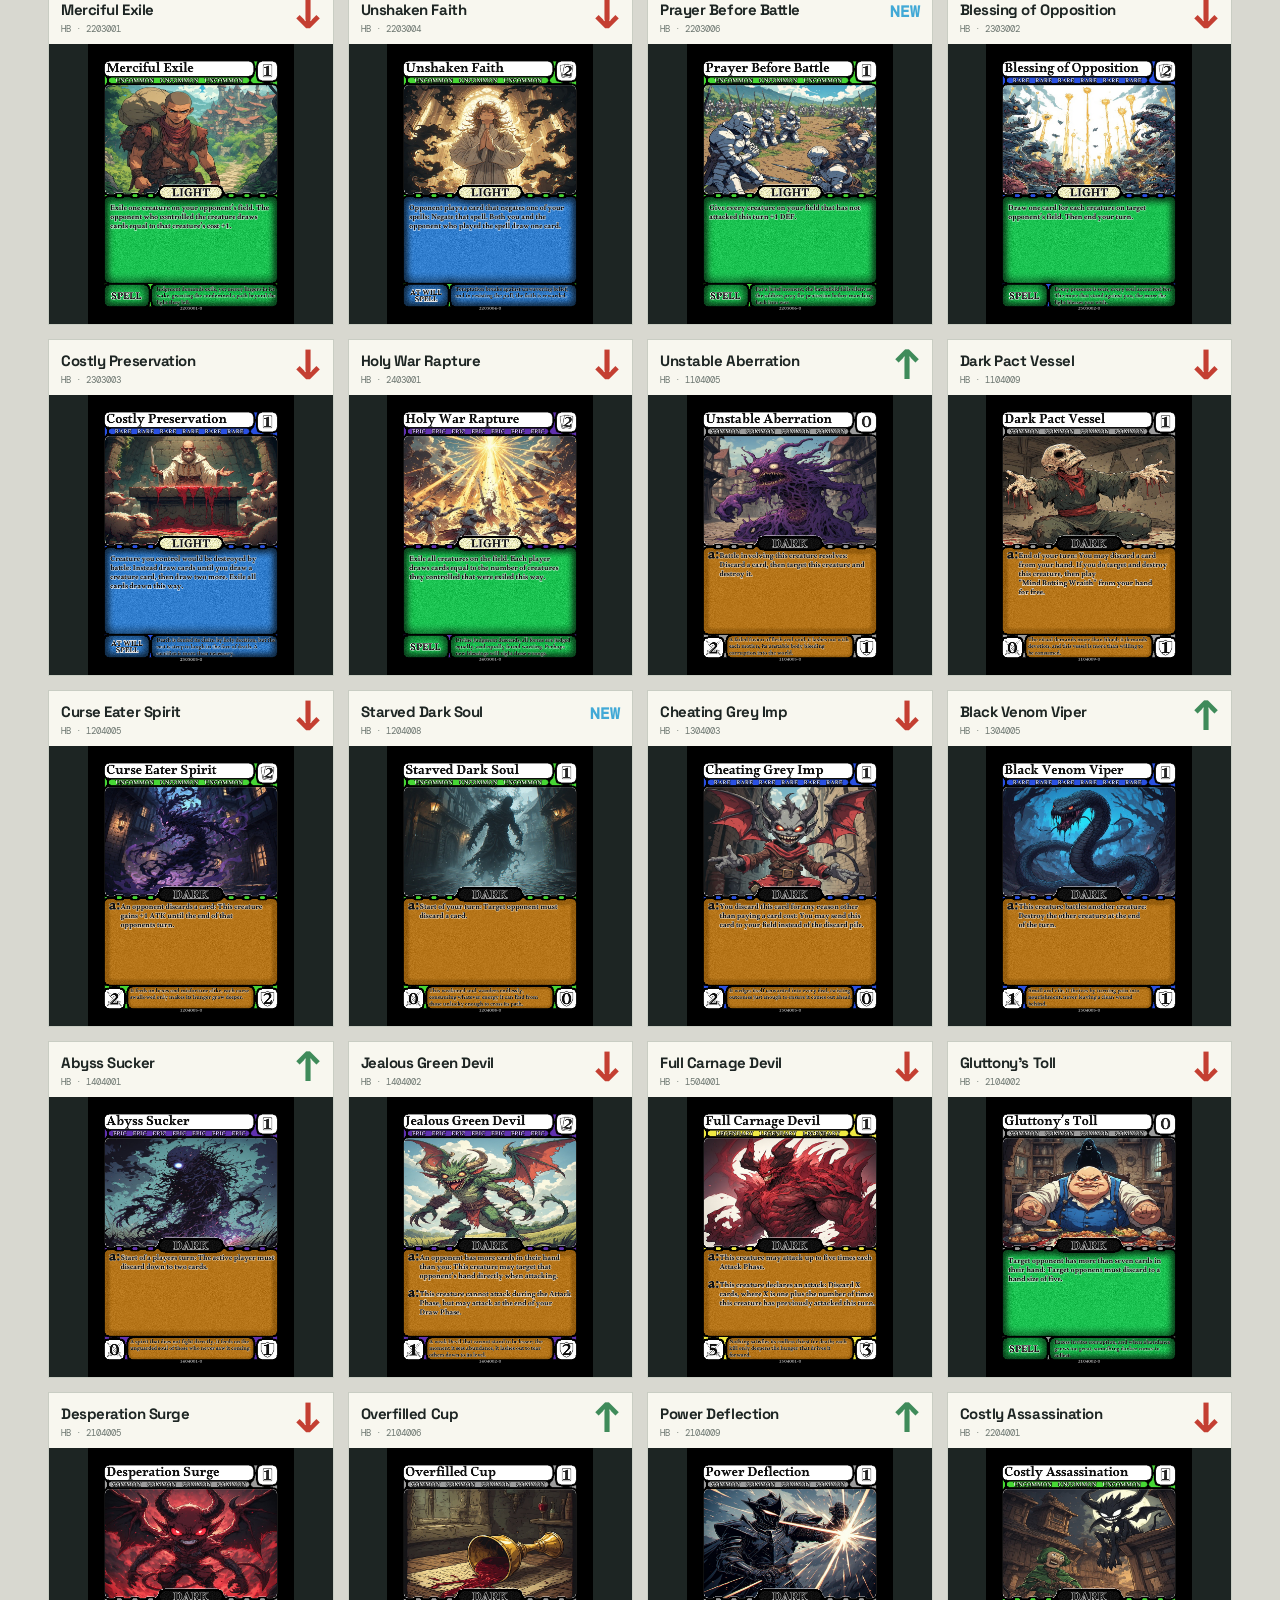
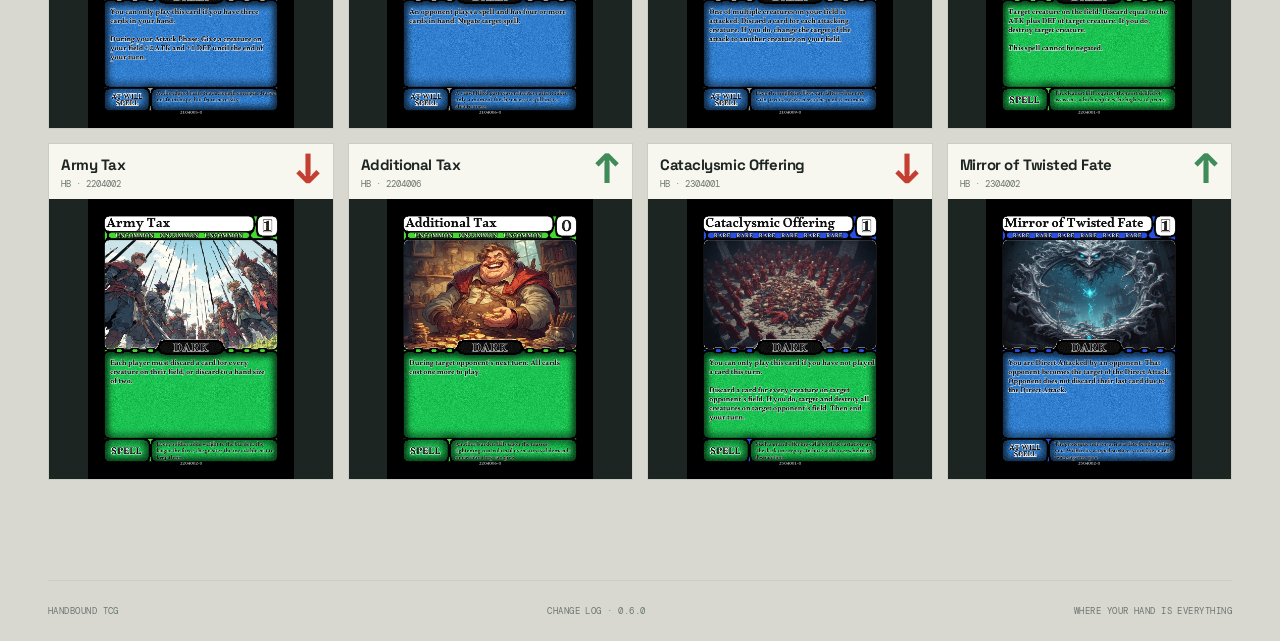
<file: change-log.html>
<!doctype html>
<html lang="en">
<head>
  <meta charset="UTF-8" />
  <meta name="viewport" content="width=device-width, initial-scale=1.0" />
  <meta name="description" content="HandBound TCG rules and card change history." />
  <title>HandBound TCG | Change Log</title>
  <link rel="preconnect" href="https://fonts.googleapis.com" />
  <link rel="preconnect" href="https://fonts.gstatic.com" crossorigin />
  <link href="https://fonts.googleapis.com/css2?family=DM+Mono:wght@400;500&family=Space+Grotesk:wght@400;500;600;700&display=swap" rel="stylesheet" />
  <link rel="stylesheet" href="styles.css" />
</head>
<body>
  <!-- Shared site shell and development history content. -->
  <div class="site-shell">
    <!-- Global brand and navigation. -->
    <header class="site-header">
      <a class="brand" href="index.html" aria-label="HandBound TCG home"><span class="brand-mark" aria-hidden="true">HB</span><span class="brand-name">HandBound <em>TCG</em></span></a>
      <nav class="site-nav" aria-label="Main navigation"><a class="nav-link" href="index.html">Home</a><a class="nav-link" href="archive.html">Card archive</a><a class="nav-link" href="deck-builder.html">Deck Builder</a><a class="nav-link" href="change-log.html">Change Log</a><a class="nav-link" href="about.html">About</a><a class="nav-link coming-soon-link" href="store.html">Store <span>soon</span></a></nav>
      <div class="header-status"><i></i> Version history <span>/</span> 0.6.0</div>
    </header>

    <!-- Rules timeline and filterable card revision history. -->
    <main>
      <section class="archive-page-heading changelog-heading">
        <p class="eyebrow">HandBound development record <span>·</span> Current release 0.6.0</p>
        <h1>Change <em>log</em></h1>
        <p>Rules and card revisions, kept in order so every update has a paper trail.</p>
      </section>

      <section class="changelog-section" aria-labelledby="rules-history-heading">
        <div class="section-heading"><div><p class="eyebrow">Rules history</p><h2 id="rules-history-heading">How the game <em>changed</em></h2></div><p class="section-note">From the 0.3.0 foundation<br />to the 0.6.0 rulebook.</p></div>
        <div id="rules-timeline" class="rules-timeline"></div>
      </section>

      <section class="changelog-section changed-cards-section" aria-labelledby="changed-cards-heading">
        <div class="section-heading"><div><p class="eyebrow">Card history</p><h2 id="changed-cards-heading">Card updates and balance changes</h2></div><p class="section-note"><strong id="changed-card-count">0</strong> documented card revisions<br />Click a card for the full data.</p></div>
        <div class="changed-card-controls" aria-label="Sort and filter changed cards">
          <label class="select-filter">Sort<select id="change-sort" aria-label="Sort changed cards"><option value="default">Card Number</option><option value="new-first">New first</option><option value="buff-first">Buffs first</option><option value="nerf-first">Nerfs first</option></select></label>
          <label class="select-filter">Type<select id="change-type-filter" aria-label="Filter by card type"><option value="all">All types</option><option value="Bug">Bug</option><option value="Beast">Beast</option><option value="Light">Light</option><option value="Dark">Dark</option></select></label>
        </div>
        <div id="changed-card-grid" class="changed-card-grid"></div>
      </section>
    </main>

    <!-- Modal detail view for a selected card revision. -->
    <dialog id="card-change-dialog" class="card-change-dialog" aria-labelledby="card-change-content">
      <button class="dialog-close" type="button" data-close-dialog aria-label="Close card details">×</button>
      <div id="card-change-content" class="card-change-content"></div>
    </dialog>
    <footer class="site-footer"><span>HANDBOUND TCG</span><span>Change Log · 0.6.0</span><span>Where your hand is everything</span></footer>
  </div>
  <!-- Load shared cards, revision data, then the change-log renderer. -->
  <script src="cards-data.js"></script><script src="change-log-data.js"></script><script src="change-log.js"></script>
</body>
</html>
</file>
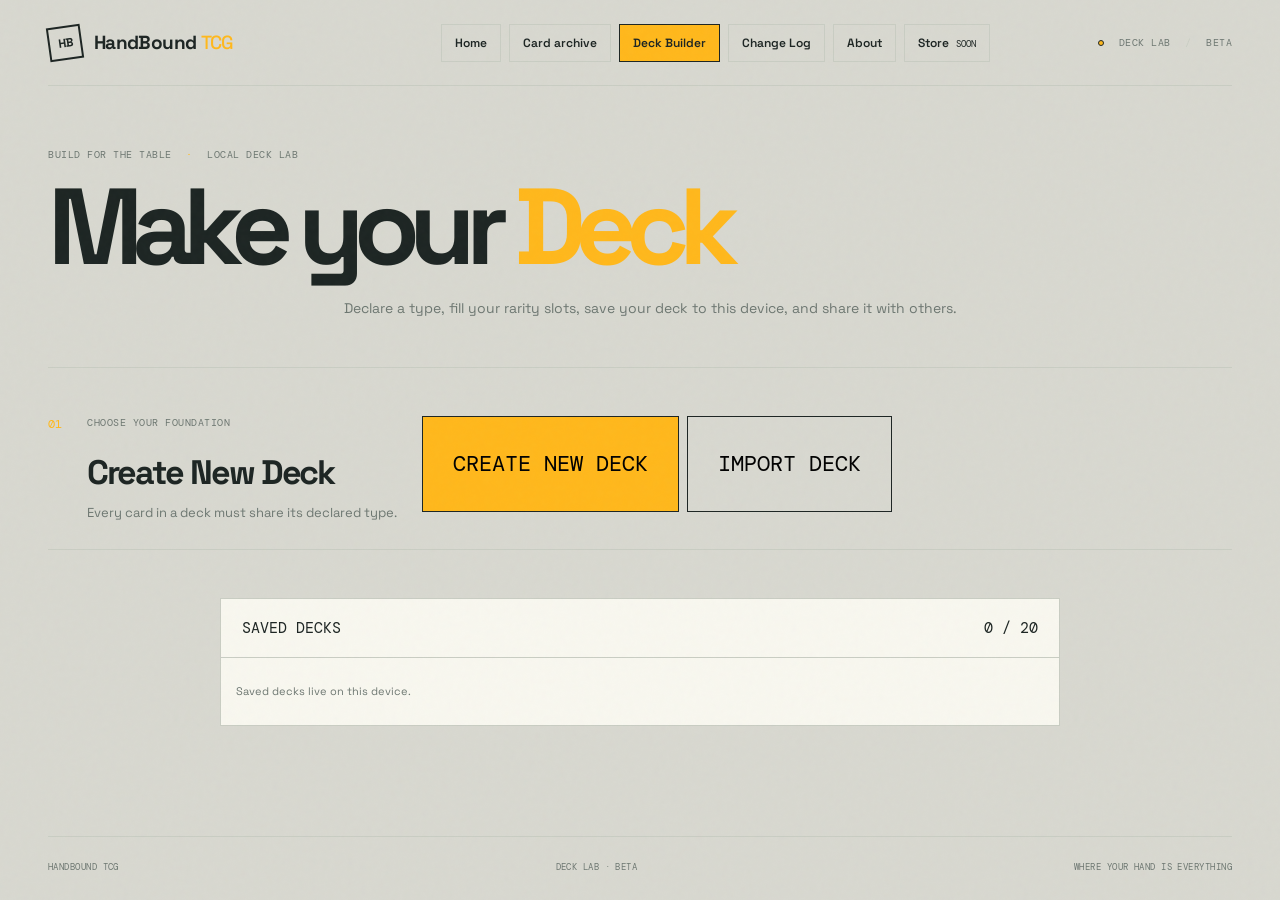
<file: deck-builder.html>
<!doctype html>
<html lang="en">
<head>
  <meta charset="UTF-8" />
  <meta name="viewport" content="width=device-width, initial-scale=1.0" />
  <meta name="description" content="Build and save a HandBound TCG deck." />
  <title>HandBound TCG | Deck Builder</title>
  <link rel="preconnect" href="https://fonts.googleapis.com" />
  <link rel="preconnect" href="https://fonts.gstatic.com" crossorigin />
  <link href="https://fonts.googleapis.com/css2?family=DM+Mono:wght@400;500&family=Space+Grotesk:wght@400;500;600;700&display=swap" rel="stylesheet" />
  <link rel="stylesheet" href="styles.css" />
</head>
<body>
  <!-- Shared site shell and interactive deck-building workspace. -->
  <div class="site-shell">
    <!-- Global brand and navigation. -->
    <header class="site-header">
      <a class="brand" href="index.html" aria-label="HandBound TCG home"><span class="brand-mark" aria-hidden="true">HB</span><span class="brand-name">HandBound <em>TCG</em></span></a>
      <nav class="site-nav" aria-label="Main navigation">
        <a class="nav-link" href="index.html">Home</a><a class="nav-link" href="archive.html">Card archive</a><a class="nav-link active" href="deck-builder.html">Deck Builder</a><a class="nav-link" href="change-log.html">Change Log</a><a class="nav-link" href="about.html">About</a><a class="nav-link coming-soon-link" href="store.html">Store <span>soon</span></a>
      </nav>
      <div class="header-status"><i></i> Deck Lab <span>/</span> Beta</div>
    </header>

    <!-- Deck setup, saved-deck viewer, and active editor. -->
    <main>
      <section class="builder-heading">
        <p class="eyebrow">Build for the table <span>·</span> Local deck lab</p>
        <h1>Make your <em>Deck</em></h1>
        <p>Declare a type, fill your rarity slots, save your deck to this device, and share it with others.</p>
      </section>

      <section class="builder-start" id="builder-start">
        <div class="builder-step"><span>01</span><div><p class="eyebrow">Choose your foundation</p><h2>Create New Deck</h2><p>Every card in a deck must share its declared type.</p></div><div class="builder-start-actions"><button class="gold-button" id="create-deck-button">Create New Deck</button><button class="outline-button" id="import-deck-button">Import deck</button></div></div>
        <div class="type-choice-grid" id="type-choice-grid" role="group" aria-label="Choose a deck type" hidden>
          <button class="deck-type-button" data-deck-type="Bug"><span class="type-chip type-bug">Bug</span><small>50 cards</small></button>
          <button class="deck-type-button" data-deck-type="Beast"><span class="type-chip type-beast">Beast</span><small>50 cards</small></button>
          <button class="deck-type-button" data-deck-type="Light"><span class="type-chip type-light">Light</span><small>50 cards</small></button>
          <button class="deck-type-button" data-deck-type="Dark"><span class="type-chip type-dark">Dark</span><small>50 cards</small></button>
        </div>
          <div class="saved-lobby"><div class="panel-heading"><span>Saved decks</span><span id="saved-lobby-count">0 / 20</span></div><div id="saved-decks-lobby" class="saved-decks"><p class="muted-note">Saved decks will appear here.</p></div></div>
      </section>

      <section class="deck-viewer" id="deck-viewer" hidden>
        <div class="viewer-toolbar"><div><p class="eyebrow">Saved deck</p><h2 id="viewer-name">Untitled deck</h2><p id="viewer-type">Bug deck</p></div><div class="viewer-actions"><button class="outline-button" id="viewer-return-button">Back to decks</button><button class="gold-button" id="viewer-edit-button">Edit deck</button></div></div>
        <div class="viewer-columns"><div><h3>Main deck <span id="viewer-main-count">0 / 25</span></h3><ol id="viewer-main-list"></ol></div><div><h3>Sideboard <span id="viewer-side-count">0 / 5</span></h3><ol id="viewer-side-list"></ol></div></div>
        <div class="viewer-analysis-grid">
          <figure class="cost-chart-panel">
            <figcaption><span>Cost curve</span><small>Cards by cost · main deck</small></figcaption>
            <svg id="viewer-cost-chart" viewBox="0 0 640 540" role="img" aria-label="Main deck card count by cost"></svg>
          </figure>
          <section class="starting-hand-panel" aria-labelledby="starting-hand-heading">
            <div class="starting-hand-heading"><h3 id="starting-hand-heading">Starting hand</h3><span id="starting-hand-status" aria-live="polite">Ready to draw</span></div>
            <div id="starting-hand-cards" class="starting-hand-cards" aria-live="polite"></div>
            <div class="starting-hand-actions">
              <button class="gold-button" id="draw-starting-hand">Draw starting hand</button>
              <button class="outline-button" id="draw-two-cards" hidden>Draw 2</button>
              <button class="outline-button" id="mulligan-hand" hidden>Mulligan</button>
              <button class="outline-button" id="reset-starting-hand" hidden>Reset</button>
            </div>
          </section>
        </div>
      </section>

      <section class="builder-workspace" id="builder-workspace" hidden>
        <div class="builder-toolbar"><div><p class="eyebrow">Building a <span id="declared-type-label">Bug</span> deck</p><h2 id="deck-name-heading">Untitled deck</h2></div><div class="builder-actions"><button class="outline-button" id="editor-return-button">Back to decks</button><button class="outline-button" id="new-deck-button">New deck</button><button class="outline-button" id="view-saved-deck-button" hidden>View deck</button><button class="gold-button" id="save-deck-button">Save deck</button></div></div>
        <div class="deck-layout">
          <aside class="deck-panel deck-summary-panel"><div class="panel-heading"><span>Main deck</span><strong><b id="main-count">0</b> / 25</strong></div><label class="deck-name-field">Deck name<input id="deck-name-input" value="Untitled deck" maxlength="32" /></label><div class="slot-list" id="slot-list"></div><div class="deck-rule-note">Cards may fill their rarity slot or any higher open slot. No more than two copies of one card.</div><div class="sideboard-summary"><span>Sideboard</span><strong><b id="side-count">0</b> / 5</strong></div></aside>
          <section class="deck-panel card-picker-panel"><div class="panel-heading"><span id="picker-heading">Choose cards</span><span id="picker-count">50 available</span></div><div class="picker-controls"><label class="search-field"><span class="sr-only">Search available cards</span><span class="search-icon" aria-hidden="true">⌕</span><input id="deck-search" type="search" placeholder="Search this type" autocomplete="off" /></label><select id="deck-rarity-filter" aria-label="Filter available cards by rarity"><option value="all">All rarities</option><option>Legendary</option><option>Epic</option><option>Rare</option><option>Uncommon</option><option>Common</option></select><select id="deck-kind-filter" aria-label="Filter available cards by kind"><option value="all">All cards</option><option value="creature">Creatures</option><option value="spell">Spells</option></select></div><div class="picker-list" id="picker-list"></div>
            <section class="picker-deck-viewer" aria-labelledby="picker-deck-viewer-heading">
              <div class="panel-heading"><span id="picker-deck-viewer-heading">Deck viewer</span><span id="picker-viewer-main-count">0 / 25</span></div>
              <div class="picker-viewer-columns">
                <div><h3>Main deck</h3><ol id="picker-viewer-main-list"></ol></div>
                <div><h3>Sideboard</h3><ol id="picker-viewer-side-list"></ol></div>
              </div>
            </section>
          </section>
        </div>
        <div class="builder-message" id="builder-message" role="status" aria-live="polite"></div>
      </section>
    </main>
    <dialog class="deck-key-dialog" id="share-deck-dialog" aria-labelledby="share-deck-title">
      <form method="dialog" class="deck-key-dialog-shell">
        <button class="deck-key-close" value="cancel" aria-label="Close">×</button>
        <p class="eyebrow">Share deck</p>
        <h2 id="share-deck-title">Copy this deck key</h2>
        <p class="deck-key-description">Send this key to your friend to share your deck.</p>
        <label class="deck-key-label" for="share-deck-key">Deck key</label>
        <textarea id="share-deck-key" rows="4" readonly spellcheck="false"></textarea>
        <div class="deck-key-actions"><button class="outline-button" type="button" id="copy-deck-key-button">Copy key</button><button class="gold-button" value="cancel">Done</button></div>
        <p class="deck-key-status" id="share-deck-status" role="status" aria-live="polite"></p>
      </form>
    </dialog>
    <dialog class="deck-key-dialog" id="import-deck-dialog" aria-labelledby="import-deck-title">
      <form method="dialog" class="deck-key-dialog-shell" id="import-deck-form">
        <button class="deck-key-close" value="cancel" aria-label="Close">×</button>
        <p class="eyebrow">Import deck</p>
        <h2 id="import-deck-title">Paste Deck Key</h2>
        <label class="deck-key-label" for="import-deck-key">Deck key</label>
        <textarea id="import-deck-key" rows="4" spellcheck="false" autocomplete="off" required></textarea>
        <div class="deck-key-actions"><button class="outline-button" type="button" id="cancel-import-deck-button">Cancel</button><button class="gold-button" type="submit">Import deck</button></div>
        <p class="deck-key-status" id="import-deck-status" role="status" aria-live="polite"></p>
      </form>
    </dialog>
    <footer class="site-footer"><span>HANDBOUND TCG</span><span>Deck Lab · Beta</span><span>Where your hand is everything</span></footer>
  </div>
  <!-- Load card data before the deck-builder logic. -->
  <script src="cards-data.js"></script><script src="deck-builder.js"></script>
</body>
</html>
</file>
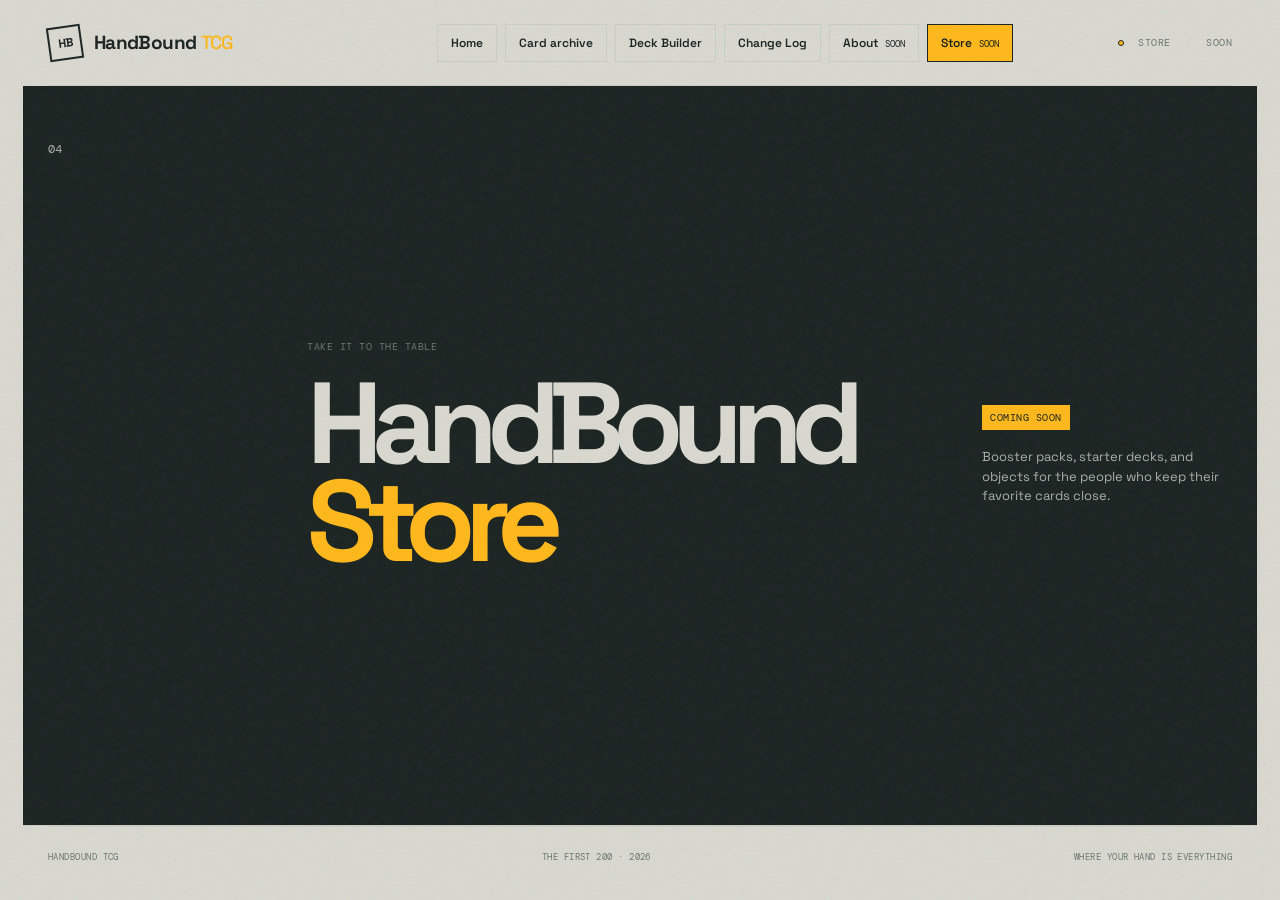
<file: store.html>
<!doctype html>
<html lang="en">
<head>
  <meta charset="UTF-8" />
  <meta name="viewport" content="width=device-width, initial-scale=1.0" />
  <meta name="description" content="The HandBound TCG store." />
  <title>HandBound TCG | Store</title>
  <link rel="preconnect" href="https://fonts.googleapis.com" />
  <link rel="preconnect" href="https://fonts.gstatic.com" crossorigin />
  <link href="https://fonts.googleapis.com/css2?family=DM+Mono:wght@400;500&family=Space+Grotesk:wght@400;500;600;700&display=swap" rel="stylesheet" />
  <link rel="stylesheet" href="styles.css" />
</head>
<body>
  <!-- Shared site shell and store placeholder content. -->
  <div class="site-shell"><header class="site-header"><a class="brand" href="index.html" aria-label="HandBound TCG home"><span class="brand-mark" aria-hidden="true">HB</span><span class="brand-name">HandBound <em>TCG</em></span></a><nav class="site-nav" aria-label="Main navigation"><a class="nav-link" href="index.html">Home</a><a class="nav-link" href="archive.html">Card archive</a><a class="nav-link" href="deck-builder.html">Deck Builder</a><a class="nav-link" href="change-log.html">Change Log</a><a class="nav-link coming-soon-link" href="about.html">About <span>soon</span></a><a class="nav-link active" href="store.html">Store <span>soon</span></a></nav><div class="header-status"><i></i> Store <span>/</span> Soon</div></header>
    <!-- Store launch placeholder. -->
    <main><section class="coming-page store-page"><div class="coming-number">04</div><div><p class="eyebrow">Take it to the table</p><h1>HandBound<br /><em>Store</em></h1></div><div class="coming-copy"><span class="coming-tag">Coming soon</span><p>Booster packs, starter decks, and objects for the people who keep their favorite cards close.</p></div></section></main>
    <footer class="site-footer"><span>HANDBOUND TCG</span><span>The First 200 · 2026</span><span>Where your hand is everything</span></footer>
  </div>
</body>
</html>
</file>
<file: styles.css>
/* Archive result summary and card catalog foundations. */
.results-bar { display: flex; justify-content: space-between; color: var(--muted); padding: 21px 0 15px; }
.results-bar strong { color: var(--ink); font-weight: 500; }
.results-set i { background: var(--coral); margin-left: 13px; }
.card-grid { display: grid; grid-template-columns: repeat(3, 1fr); gap: 18px; }
.card-item { background: var(--white); border: 1px solid var(--line); min-height: 364px; display: flex; flex-direction: column; transition: transform .2s ease, box-shadow .2s ease; }
.card-item:hover { transform: translateY(-4px); box-shadow: 7px 7px 0 var(--acid); }
.card-art { height: 190px; position: relative; overflow: hidden; background: var(--blue); }
.card-image { display: block; width: 100%; height: 100%; object-fit: contain; background: var(--ink); position: relative; z-index: 0; }
.image-coming-soon { display: grid; place-items: center; width: 100%; height: 100%; padding: 12px; background: var(--ink); color: var(--paper); font: 10px var(--mono); letter-spacing: .05em; text-align: center; text-transform: uppercase; }
.picker-symbol.image-coming-soon { font: 9px var(--mono); line-height: 1.2; text-transform: uppercase; }
.card-art.coral { background: var(--coral); }
.card-art.green { background: var(--green); }
.card-art::after { content: none; display: none; }
.card-rarity { position: absolute; left: 14px; top: 14px; z-index: 1; background: var(--acid); padding: 5px 7px; font: 9px var(--mono); }
.card-number { position: absolute; right: 14px; top: 15px; z-index: 1; color: white; font: 10px var(--mono); }
.card-info { padding: 18px 18px 16px; display: grid; grid-template-columns: 1fr auto; flex: 1; }
/* Color, typography, and spacing tokens shared by every page. */
:root {
  --ink: #1d2523;
  --muted: #6d7771;
  --paper: #d8d8d0;
  --paper-deep: #e4e3d9;
  --line: #c9cdc3;
  --gold: #ffb81c;
  --acid: var(--gold);
  --coral: var(--gold);
  --blue: #8fb9c7;
  --green: #4d6c5e;
  --white: #f8f7ef;
  --mono: "DM Mono", monospace;
  --display: "Space Grotesk", sans-serif;
}

* { box-sizing: border-box; }
[hidden] { display: none !important; }
html { scroll-behavior: smooth; }
body { margin: 0; background: var(--paper); color: var(--ink); font-family: var(--display); }
body::before { content: ""; position: fixed; inset: 0; z-index: 10; pointer-events: none; opacity: .2; background-image: url("data:image/svg+xml,%3Csvg viewBox='0 0 180 180' xmlns='http://www.w3.org/2000/svg'%3E%3Cfilter id='n'%3E%3CfeTurbulence type='fractalNoise' baseFrequency='.8' numOctaves='3' stitchTiles='stitch'/%3E%3C/filter%3E%3Crect width='100%25' height='100%25' filter='url(%23n)' opacity='.12'/%3E%3C/svg%3E"); }
a { color: inherit; text-decoration: none; }
button, input, select { font: inherit; }
/* Global page frame, navigation, and shared site chrome. */
.site-shell { max-width: 1440px; margin: auto; padding: 0 48px; overflow: hidden; }
.site-header { height: 86px; display: flex; align-items: center; justify-content: space-between; border-bottom: 1px solid var(--line); }
.brand { display: inline-flex; align-items: center; gap: 12px; font-weight: 700; letter-spacing: -.04em; }
.brand-mark { display: grid; place-items: center; width: 34px; height: 34px; border: 2px solid var(--ink); font-size: 12px; letter-spacing: -.08em; transform: rotate(-8deg); }
.brand-name { font-size: 19px; }.brand-name em { color: var(--coral); font-style: normal; font-weight: 500; }
.site-nav { display: flex; gap: 8px; margin-left: 9%; }.nav-link { border: 1px solid var(--line); padding: 10px 13px; font-size: 12px; font-weight: 600; position: relative; transition: background .2s ease, border-color .2s ease, color .2s ease; }.nav-link:hover, .nav-link.active { border-color: var(--ink); background: var(--gold); color: var(--ink); }.nav-link span { color: var(--ink); font: 9px var(--mono); margin-left: 4px; text-transform: uppercase; }
.header-status, .eyebrow, .results-bar, .site-footer, .coming-tag { font: 10px var(--mono); letter-spacing: .05em; text-transform: uppercase; }.header-status { color: var(--muted); }.header-status i, .results-set i { display: inline-block; width: 6px; height: 6px; background: var(--acid); border: 1px solid var(--ink); border-radius: 50%; margin: 0 8px; }.header-status span { margin: 0 8px; color: var(--line); }
.archive-hero { min-height: 480px; padding: 92px 0 76px; position: relative; border-bottom: 1px solid var(--line); }.hero-copy { max-width: 600px; }.eyebrow { color: var(--muted); margin: 0 0 22px; }.eyebrow span { color: var(--coral); margin: 0 8px; }.archive-hero h1 { font-size: clamp(76px, 11vw, 166px); letter-spacing: -.1em; line-height: .79; margin: 0; font-weight: 600; }.archive-hero h1 span { color: var(--coral); margin-left: 70px; }.hero-intro { width: 260px; margin: 48px 0 0 205px; font-size: 15px; line-height: 1.5; }.hero-stamp { position: absolute; top: 92px; right: 11%; width: 112px; height: 112px; border: 1px solid var(--ink); border-radius: 50%; display: flex; align-items: center; justify-content: center; gap: 8px; transform: rotate(11deg); }.hero-stamp span { color: var(--coral); font-size: 27px; font-weight: 700; letter-spacing: -.1em; }.hero-stamp small { font: 8px/1.1 var(--mono); }.hero-index { position: absolute; bottom: 24px; right: 0; font: 11px var(--mono); }.hero-index span { color: var(--line); margin: 0 6px; }
.home-next-section { border-top: 1px solid var(--line); padding: 68px 0 110px; }.home-next-section h2 { margin: 0 0 30px; font-size: clamp(46px, 7vw, 90px); letter-spacing: -.08em; line-height: .9; }.home-next-section h2 em { color: var(--gold); font-style: normal; }.outline-cta { display: inline-flex; align-items: center; gap: 20px; border: 1px solid var(--ink); padding: 13px 15px; font: 11px var(--mono); text-transform: uppercase; transition: background .2s ease; }.outline-cta:hover { background: var(--gold); }.outline-cta span { font-size: 17px; }
.archive-page-heading { border-bottom: 1px solid var(--line); padding: 68px 0 56px; }.archive-page-heading h1 { margin: 0; font-size: clamp(60px, 9vw, 126px); letter-spacing: -.1em; line-height: .85; }.archive-page-heading h1 em { color: var(--gold); font-style: normal; }.archive-page-heading > p:last-child { margin: 28px 0 0 25%; color: var(--muted); font-size: 14px; line-height: 1.5; }.archive-catalog { padding-top: 48px; }
.coming-page { min-height: calc(100vh - 160px); border-bottom: 1px solid var(--line); display: grid; grid-template-columns: 1fr 2fr 1.5fr; gap: 20px; align-items: center; padding: 55px 0; }.coming-page h1 { margin: 0; font-size: clamp(60px, 9vw, 126px); letter-spacing: -.1em; line-height: .85; }.coming-page h1 em { color: var(--gold); font-style: normal; }.coming-page .coming-number { align-self: start; }.store-page { background: var(--ink); color: var(--paper); padding-left: 25px; padding-right: 25px; margin: 0 -25px; }.store-page .coming-copy p, .store-page .coming-number { color: #a9b0aa; }
.catalog-section { padding: 72px 0 112px; }.section-heading { display: flex; justify-content: space-between; align-items: end; margin-bottom: 42px; }.section-heading h2, .coming-section h2 { margin: 0; font-size: 51px; letter-spacing: -.08em; line-height: .9; }.section-note { margin: 0; color: var(--muted); font-size: 13px; line-height: 1.45; text-align: right; }.catalog-controls { display: flex; gap: 16px; align-items: center; border-top: 1px solid var(--ink); border-bottom: 1px solid var(--line); padding: 14px 0; }.search-field { flex: 1; position: relative; display: flex; align-items: center; }.search-field input { width: 100%; background: transparent; border: 0; outline: 0; padding: 9px 35px; color: var(--ink); font-size: 14px; }.search-field input::placeholder { color: var(--muted); }.search-icon { position: absolute; font-size: 24px; transform: rotate(-20deg); }.search-field kbd { position: absolute; right: 4px; color: var(--muted); font: 10px var(--mono); border: 1px solid var(--line); padding: 3px 6px; }.filter-group { display: flex; gap: 5px; }.filter-button { background: transparent; border: 1px solid var(--line); color: var(--muted); cursor: pointer; padding: 9px 11px; font-size: 11px; transition: .2s ease; }.filter-button b { font: 9px var(--mono); margin-left: 5px; }.filter-button:hover, .filter-button.active { border-color: var(--ink); color: var(--ink); background: var(--acid); }.sort-field { display: flex; gap: 10px; align-items: center; color: var(--muted); font: 10px var(--mono); text-transform: uppercase; }.sort-field select { cursor: pointer; padding: 8px 25px 8px 10px; border: 1px solid var(--line); background: var(--paper); color: var(--ink); font: 11px var(--display); }
.results-bar { display: flex; justify-content: space-between; color: var(--muted); padding: 21px 0 15px; }.results-bar strong { color: var(--ink); font-weight: 500; }.results-set i { background: var(--coral); margin-left: 13px; }.card-grid { display: grid; grid-template-columns: repeat(3, 1fr); gap: 18px; }.card-item { background: var(--white); border: 1px solid var(--line); min-height: 364px; display: flex; flex-direction: column; transition: transform .2s ease, box-shadow .2s ease; }.card-item:hover { transform: translateY(-4px); box-shadow: 7px 7px 0 var(--acid); }.card-art { height: 190px; position: relative; overflow: hidden; background: var(--blue); }.card-art.coral { background: var(--coral); }.card-art.green { background: var(--green); }.card-art::after { content: attr(data-symbol); position: absolute; right: 17px; bottom: -26px; font-size: 180px; line-height: 1; color: rgba(255,255,255,.16); font-weight: 700; letter-spacing: -.15em; }.card-rarity { position: absolute; left: 14px; top: 14px; z-index: 1; background: var(--acid); padding: 5px 7px; font: 9px var(--mono); }.card-number { position: absolute; right: 14px; top: 15px; z-index: 1; color: white; font: 10px var(--mono); }.card-info { padding: 18px 18px 16px; display: grid; grid-template-columns: 1fr auto; flex: 1; }.card-info h3 { margin: 0; font-size: 23px; letter-spacing: -.06em; }.card-type { color: var(--coral); font: 10px var(--mono); text-transform: uppercase; margin-top: 5px; }.card-cost { width: 30px; height: 30px; border: 1px solid var(--ink); display: grid; place-items: center; font: 12px var(--mono); border-radius: 50%; }.card-description { grid-column: 1 / -1; align-self: end; margin: 28px 0 0; color: var(--muted); font-size: 12px; line-height: 1.45; max-width: 270px; }.empty-state { text-align: center; padding: 100px 0; }.empty-state span { color: var(--coral); font-size: 35px; }.empty-state h3 { margin: 14px 0 6px; font-size: 25px; letter-spacing: -.05em; }.empty-state p { color: var(--muted); font-size: 13px; }
.catalog-subcontrols { display: flex; justify-content: space-between; align-items: center; padding: 12px 0 4px; }.filter-selects { display: flex; gap: 8px; }.select-filter { display: flex; align-items: center; gap: 8px; color: var(--muted); font: 10px var(--mono); text-transform: uppercase; }.select-filter select { min-width: 128px; padding: 8px 25px 8px 10px; border: 1px solid var(--line); background: var(--paper); color: var(--ink); font: 11px var(--display); }.card-item { min-height: 440px; }.card-art { flex: 0 0 180px; }.card-info { grid-template-rows: auto auto 1fr; }.card-stats { grid-column: 1 / -1; display: flex; gap: 7px; margin: 16px 0 0; }.card-stats div { display: flex; align-items: baseline; gap: 7px; border-top: 1px solid var(--line); padding-top: 7px; width: 54px; }.card-stats dt { color: var(--muted); font: 9px var(--mono); }.card-stats dd { margin: 0; font: 16px var(--mono); }.card-text { grid-column: 1 / -1; align-self: end; margin-top: 20px; }.card-ability, .card-flavor { margin: 0; color: var(--muted); font-size: 12px; line-height: 1.45; }.card-ability b { color: var(--ink); font: 9px var(--mono); letter-spacing: .05em; text-transform: uppercase; }.card-flavor { margin-top: 10px; color: var(--ink); font-style: italic; font-size: 11px; }.card-description { display: none; }
.card-item { display: grid; grid-template-columns: 39% 61%; min-height: 330px; }.card-art { grid-column: 1; grid-row: 1; height: auto; min-height: 330px; border-right: 1px solid var(--line); }.card-info { grid-column: 2; grid-row: 1; display: flex; flex-direction: column; padding: 18px 16px 16px; }.card-header { display: flex; align-items: flex-start; justify-content: space-between; gap: 10px; }.card-header h3 { min-width: 0; }.card-number { position: static; flex: 0 0 auto; color: var(--muted); font: 9px var(--mono); white-space: nowrap; }.card-stats-line { display: flex; align-items: center; gap: 13px; border-top: 1px solid var(--line); border-bottom: 1px solid var(--line); margin-top: 14px; padding: 8px 0; }.card-cost { width: auto; height: auto; border: 0; border-radius: 0; font: 9px var(--mono); white-space: nowrap; }.card-stats { margin: 0; gap: 12px; }.card-stats div { width: auto; border: 0; padding: 0; gap: 5px; }.card-stats dt { font-size: 9px; }.card-stats dd { font-size: 14px; }.at-will { color: var(--coral); font: 9px var(--mono); text-transform: uppercase; margin-left: auto; white-space: nowrap; }.card-meta { display: flex; align-items: center; flex-wrap: wrap; gap: 6px 10px; padding-top: 10px; }.card-meta .card-type, .card-meta .card-rarity, .card-types { position: static; margin: 0; padding: 0; font: 9px var(--mono); text-transform: uppercase; }.card-meta .card-rarity { color: var(--ink); padding: 4px 6px; }.card-meta .rarity-common { background: #aeb4b0; }.card-meta .rarity-uncommon { background: #b7d7a8; }.card-meta .rarity-rare { background: #8fb9e8; }.card-meta .rarity-epic { background: #c1a0e3; }.card-meta .rarity-legendary { background: #f4d83d; }.card-item.rarity-common:hover { box-shadow: 7px 7px 0 #aeb4b0; }.card-item.rarity-uncommon:hover { box-shadow: 7px 7px 0 #b7d7a8; }.card-item.rarity-rare:hover { box-shadow: 7px 7px 0 #8fb9e8; }.card-item.rarity-epic:hover { box-shadow: 7px 7px 0 #c1a0e3; }.card-item.rarity-legendary:hover { box-shadow: 7px 7px 0 #f4d83d; }.card-types { color: var(--muted); }.card-text { margin-top: auto; }.card-ability { font-size: 11px; }.card-flavor { font-size: 10px; }
.coming-section { min-height: 310px; border-top: 1px solid var(--line); display: grid; grid-template-columns: 1fr 2fr 1.5fr; gap: 20px; align-items: center; padding: 55px 0; }.coming-number { font: 12px var(--mono); color: var(--coral); align-self: start; }.coming-section h2 em { font-style: normal; color: var(--coral); }.coming-copy { max-width: 250px; justify-self: end; }.coming-tag { display: inline-block; color: var(--ink); background: var(--acid); padding: 6px 8px; margin-bottom: 17px; }.coming-copy p { color: var(--muted); font-size: 13px; line-height: 1.5; margin: 0; }.store-section { background: var(--ink); color: var(--paper); padding-left: 25px; padding-right: 25px; margin: 0 -25px; }.store-section .coming-copy p, .store-section .coming-number { color: #a9b0aa; }.site-footer { display: flex; justify-content: space-between; border-top: 1px solid var(--line); color: var(--muted); padding: 24px 0; font-size: 9px; }
.sr-only { position: absolute; width: 1px; height: 1px; padding: 0; margin: -1px; overflow: hidden; clip: rect(0,0,0,0); white-space: nowrap; border: 0; }
@media (max-width: 800px) { .site-shell { padding: 0 20px; }.site-header { height: 72px; }.site-nav { gap: 14px; margin-left: auto; margin-right: 18px; }.nav-link { font-size: 11px; }.coming-soon-link span, .header-status { display: none; }.archive-hero { min-height: 430px; padding-top: 74px; }.hero-stamp { right: 0; top: 48px; transform: scale(.7) rotate(11deg); }.archive-hero h1 { font-size: clamp(68px, 20vw, 120px); }.hero-intro { margin-left: 20%; }.catalog-section { padding-top: 55px; }.section-heading { display: block; }.section-note { text-align: left; margin-top: 18px; }.catalog-controls { flex-wrap: wrap; }.search-field { flex-basis: 100%; }.filter-group { order: 2; overflow-x: auto; }.catalog-subcontrols { flex-wrap: wrap; gap: 12px; }.filter-selects { width: 100%; }.select-filter { flex: 1; }.select-filter select { min-width: 0; width: 100%; }.sort-field { margin-left: auto; }.card-grid { grid-template-columns: repeat(2, 1fr); }.card-item { min-height: 330px; }.card-art { height: 145px; }.card-info h3 { font-size: 19px; }.coming-section { grid-template-columns: 36px 1fr; }.coming-copy { grid-column: 2; justify-self: start; }.store-section { margin: 0 -20px; padding-left: 20px; }.site-footer { flex-wrap: wrap; gap: 10px; } }
@media (max-width: 480px) { .brand-name { font-size: 16px; }.site-nav { gap: 8px; }.nav-link { font-size: 10px; }.hero-intro { margin-left: 0; }.hero-stamp { top: 40px; right: -18px; }.archive-hero h1 span { margin-left: 35px; }.section-heading h2, .coming-section h2 { font-size: 42px; }.card-grid { grid-template-columns: 1fr; }.card-art { height: 180px; }.results-set { display: none; }.coming-section { min-height: 360px; } }
@media (max-width: 800px) { .archive-page-heading > p:last-child { margin-left: 0; }.coming-page { grid-template-columns: 36px 1fr; min-height: 520px; }.coming-page .coming-copy { grid-column: 2; justify-self: start; }.store-page { margin: 0 -20px; padding-left: 20px; } }
@media (max-width: 800px) { .card-item { grid-template-columns: 38% 62%; min-height: 320px; }.card-art { height: auto; min-height: 320px; }.card-info { padding: 15px 12px 14px; }.card-info h3 { font-size: 18px; }.card-number { font-size: 8px; }.card-stats-line { gap: 8px; }.card-stats { gap: 7px; } }
@media (max-width: 480px) { .card-item { grid-template-columns: 36% 64%; min-height: 285px; }.card-art { height: auto; min-height: 285px; }.card-info { padding: 13px 11px 12px; }.card-info h3 { font-size: 17px; }.card-meta { gap: 5px; }.card-ability { font-size: 10px; }.card-flavor { font-size: 9px; } }
.card-meta .card-rarity { color: #fff; text-shadow: 1px 1px 0 #000, -1px -1px 0 #000, 1px -1px 0 #000, -1px 1px 0 #000; }
.card-types { display: flex; flex-wrap: wrap; gap: 4px; }
.type-chip { display: inline-block; padding: 4px 6px; color: #fff; text-shadow: 1px 1px 0 #000, -1px -1px 0 #000, 1px -1px 0 #000, -1px 1px 0 #000; }
.type-bug { background: #b7d7a8; }
.type-beast { background: #e48645; }
.type-light { background: #fff; }
.type-dark { background: #101313; }
.home-section .hero-intro { width: 430px; }
.home-section h1 span { color: var(--gold); }
.home-next-section h2 em { color: var(--gold); }
@media (max-width: 800px) { .home-section .hero-intro { width: min(430px, 80%); } }
@media (max-width: 480px) { .home-section .hero-intro { width: 100%; } }
.card-header h3 { font-size: 21px; line-height: 1.05; }
.card-subheader { display: flex; justify-content: space-between; align-items: center; margin-top: 5px; }
.card-subheader .card-type { margin: 0; color: var(--ink); font: 9px var(--mono); text-transform: uppercase; }
.card-subheader .card-number { color: var(--muted); font-size: 9px; }
.card-stats-line { gap: 10px; }
.card-cost, .card-stats dt, .card-stats dd { font-size: 11px; line-height: 1; }
.card-cost b, .card-stats dd { font-weight: 700; }
.card-stats { margin-left: auto; gap: 12px; }
.card-stats div { gap: 4px; }
.at-will { margin-left: 8px; }
.card-meta { justify-content: space-between; border-bottom: 1px solid var(--line); padding: 10px 0 9px; }
.card-meta .card-rarity { flex: 0 0 auto; }
.card-types { margin-left: auto; justify-content: flex-end; }
.card-text { flex: 1; display: flex; flex-direction: column; justify-content: flex-start; margin-top: 0; padding-top: 12px; }
.card-ability { margin: 0; }
.card-flavor { margin-top: auto; }
.viewer-columns { grid-template-columns: 1fr !important; }
.picker-card { background: #ecebe3; transition: background .2s ease, border-color .2s ease, transform .2s ease; }
.picker-card-title { display: flex; align-items: flex-start; gap: 8px; }
.picker-card-image { flex: 0 0 48px; width: 48px; height: 66px; object-fit: contain; background: var(--ink); }
.picker-symbol { flex: 0 0 48px; width: 48px; height: 66px; display: grid; place-items: center; background: var(--ink); color: var(--paper); font-size: 28px; }
.picker-card-title > div { min-width: 0; }
.picker-stats { margin-left: auto; color: var(--ink); font: 700 12px var(--mono); white-space: nowrap; }
.picker-card.is-selected { background: #c9c7b9; border-left-color: var(--gold); }
.picker-card:hover { background: #e2e0d5; }
.picker-ability { margin: 9px 0; color: var(--ink); font-size: 11px; line-height: 1.4; }
.picker-ability b { color: var(--gold); font: 9px var(--mono); text-transform: uppercase; }
.viewer-columns { grid-template-columns: 1fr; }
.viewer-columns > div { width: 100%; }
.viewer-columns li { display: grid; grid-template-columns: minmax(0, 1fr) auto; grid-template-areas: "name stats" "meta stats" "ability ability"; align-items: start; padding-right: 0; gap: 4px 14px; }
.viewer-columns li > div { grid-area: name; display: contents; }
.viewer-columns li > div span { grid-area: name; }
.viewer-columns li > div small { grid-area: meta; text-align: left; }
.viewer-columns li > strong { grid-area: stats; position: static; align-self: start; }
.viewer-columns li > p { grid-area: ability; }
.viewer-columns li { display: block; padding: 0; text-align: left; }
.viewer-card-name, .viewer-card-meta, .viewer-card-ability { padding: 10px 12px; border-bottom: 1px solid var(--line); }
.viewer-card-name { font-size: 13px; }.viewer-card-meta { display: flex; justify-content: space-between; gap: 12px; color: var(--muted); font: 9px var(--mono); text-transform: uppercase; }.viewer-card-meta strong { color: var(--ink); font-size: 11px; }.viewer-card-ability { margin: 0; color: var(--muted); font-size: 11px; line-height: 1.4; }.viewer-card-ability b { color: var(--ink); font: 9px var(--mono); text-transform: uppercase; }
.viewer-actions { display: flex; gap: 8px; }
@media (max-width: 560px) { .viewer-actions { width: 100%; }.viewer-actions button { flex: 1; } }
.picker-card-actions .remove-button { border-color: var(--line); color: var(--muted); }
.viewer-columns li { display: block; position: relative; padding-right: 74px; }
.viewer-columns li > div { display: flex; justify-content: space-between; gap: 12px; }
.viewer-columns li > div span { font-weight: 500; }
.viewer-columns li > div small { color: var(--muted); font: 9px var(--mono); text-align: right; }
.viewer-columns li > strong { position: absolute; top: 9px; right: 0; color: var(--ink); font: 700 11px var(--mono); white-space: nowrap; }
.viewer-columns li > p { margin: 7px 0 0; color: var(--muted); font-size: 11px; line-height: 1.4; }
.viewer-columns li > p b { color: var(--ink); font: 9px var(--mono); text-transform: uppercase; }
.viewer-columns li { display: grid; grid-template-columns: minmax(0, 1fr) minmax(0, 1fr) minmax(0, 3fr); grid-template-areas: "name meta ability"; gap: 0; padding: 0; text-align: left; }
.viewer-card-name, .viewer-card-meta, .viewer-card-ability { min-height: 42px; padding: 10px 12px; border-bottom: 0; }
.viewer-columns li > div { display: flex; }
.viewer-card-name { grid-area: name; display: flex; align-items: center; min-width: 0; border-right: 1px solid var(--line); font-size: 13px; overflow-wrap: break-word; }
.viewer-card-meta { grid-area: meta; display: flex; align-items: center; justify-content: flex-start; min-width: 0; gap: 10px; border-right: 1px solid var(--line); }
.viewer-card-meta small { min-width: 0; flex: 1 1 auto; color: var(--muted); font: 9px var(--mono); text-align: left; text-transform: uppercase; overflow-wrap: break-word; }.viewer-card-meta small.rarity-common { color: #6c736f; }.viewer-card-meta small.rarity-uncommon { color: #52834a; }.viewer-card-meta small.rarity-rare { color: #3970a8; }.viewer-card-meta small.rarity-epic { color: #8052a9; }.viewer-card-meta small.rarity-legendary { color: #a06f00; }.viewer-card-meta strong { flex: 0 0 auto; color: var(--ink); font: 700 11px var(--mono); white-space: nowrap; }
.viewer-card-ability { grid-area: ability; min-width: 0; color: var(--muted); font-size: 11px; line-height: 1.4; overflow-wrap: anywhere; }.viewer-card-ability b { color: var(--ink); font: 9px var(--mono); text-transform: uppercase; margin-right: 5px; }
@media (max-width: 800px) { .viewer-columns li { display: grid; grid-template-columns: 1fr 1fr; grid-template-areas: "name meta" "ability ability"; }.viewer-card-name, .viewer-card-meta { border-bottom: 1px solid var(--line); }.viewer-card-meta { border-right: 0; }.viewer-card-ability { border-top: 1px solid var(--line); } }
.viewer-actions { display: flex; gap: 8px; }
.saved-state { background: #3f8b5a; border-color: #3f8b5a; color: #fff; animation: save-pop .25s ease-out; }
@keyframes save-pop { 0% { transform: scale(.95); } 70% { transform: scale(1.06); } 100% { transform: scale(1); } }
.saved-lobby { max-width: 560px; margin: 48px auto 0; border: 1px solid var(--line); background: var(--white); }.saved-lobby .saved-decks { max-height: 280px; overflow-y: auto; }.deck-viewer { padding: 48px 0 100px; }.viewer-toolbar { display: flex; align-items: end; justify-content: space-between; gap: 20px; border-bottom: 1px solid var(--ink); padding-bottom: 22px; }.viewer-toolbar h2 { margin: 0; font-size: 42px; letter-spacing: -.07em; }.viewer-toolbar p:last-child { margin: 8px 0 0; color: var(--muted); font: 10px var(--mono); text-transform: uppercase; }.viewer-columns { display: grid; grid-template-columns: 2fr 1fr; gap: 16px; padding-top: 18px; }.viewer-columns > div { border: 1px solid var(--line); background: var(--white); }.viewer-columns h3 { display: flex; justify-content: space-between; margin: 0; padding: 13px 14px; border-bottom: 1px solid var(--line); font: 11px var(--mono); text-transform: uppercase; }.viewer-columns h3 span { color: var(--gold); }.viewer-columns ol { list-style: decimal-leading-zero; margin: 0; padding: 8px 14px 12px 38px; }.viewer-columns li { display: flex; justify-content: space-between; gap: 14px; padding: 9px 0; border-bottom: 1px solid var(--line); font-size: 12px; }.viewer-columns li::marker { color: var(--gold); font: 10px var(--mono); }.viewer-columns li small { color: var(--muted); font: 9px var(--mono); text-align: right; }.viewer-columns .empty-viewer-list { display: block; list-style: none; color: var(--muted); font-size: 11px; }
@media (max-width: 800px) { .viewer-toolbar { align-items: flex-start; flex-direction: column; }.viewer-toolbar .gold-button { width: 100%; }.viewer-columns { grid-template-columns: 1fr; }.viewer-columns li { align-items: flex-start; flex-direction: column; gap: 4px; }.viewer-columns li small { text-align: left; } }
.builder-heading { border-bottom: 1px solid var(--line); padding: 62px 0 48px; }.builder-heading h1 { margin: 0; font-size: clamp(62px, 9vw, 126px); letter-spacing: -.1em; line-height: .82; }.builder-heading h1 em { color: var(--gold); font-style: normal; }.builder-heading > p:last-child { margin: 26px 0 0 25%; color: var(--muted); font-size: 14px; line-height: 1.5; }
.builder-start { padding: 48px 0 110px; }.builder-step { display: flex; gap: 25px; align-items: start; border-bottom: 1px solid var(--line); padding-bottom: 28px; }.builder-step > span { color: var(--gold); font: 12px var(--mono); }.builder-step h2 { margin: 0; font-size: 34px; letter-spacing: -.06em; }.builder-step p:last-child { margin: 10px 0 0; color: var(--muted); font-size: 13px; }.type-choice-grid { display: grid; grid-template-columns: repeat(4, 1fr); gap: 14px; padding-top: 24px; }.deck-type-button { min-height: 126px; display: flex; flex-direction: column; align-items: flex-start; justify-content: space-between; border: 1px solid var(--line); background: var(--white); padding: 16px; text-align: left; cursor: pointer; transition: transform .2s ease, border-color .2s ease, box-shadow .2s ease; }.deck-type-button:hover { transform: translateY(-3px); border-color: var(--ink); box-shadow: 6px 6px 0 var(--gold); }.deck-type-button .type-chip { font: 12px var(--mono); }.deck-type-button small { color: var(--muted); font: 10px var(--mono); }
.builder-workspace { padding: 42px 0 100px; }.builder-toolbar { display: flex; align-items: end; justify-content: space-between; gap: 20px; padding-bottom: 24px; border-bottom: 1px solid var(--ink); }.builder-toolbar h2 { margin: 0; font-size: 37px; letter-spacing: -.07em; }.builder-toolbar .eyebrow { margin-bottom: 10px; }.builder-toolbar .eyebrow span { color: var(--gold); }.builder-actions { display: flex; gap: 8px; }.outline-button, .gold-button { padding: 10px 13px; border: 1px solid var(--ink); cursor: pointer; font: 10px var(--mono); text-transform: uppercase; }.outline-button { background: transparent; }.gold-button { background: var(--gold); }.deck-layout { display: grid; grid-template-columns: 1fr 2fr 1fr; gap: 16px; padding-top: 18px; align-items: start; }.deck-panel { border: 1px solid var(--line); background: var(--white); }.panel-heading { display: flex; justify-content: space-between; align-items: center; border-bottom: 1px solid var(--line); padding: 13px 14px; font: 10px var(--mono); text-transform: uppercase; }.panel-heading strong { font-weight: 400; }.panel-heading strong b { color: var(--gold); font-size: 15px; }.deck-name-field { display: block; padding: 14px; color: var(--muted); font: 9px var(--mono); text-transform: uppercase; }.deck-name-field input { display: block; width: 100%; margin-top: 7px; border: 1px solid var(--line); background: transparent; padding: 9px; color: var(--ink); font: 13px var(--display); }.slot-list { padding: 0 14px 14px; }.slot-row { display: grid; grid-template-columns: 22px 25px 32px 1fr; gap: 5px; align-items: center; padding: 8px 0; border-bottom: 1px solid var(--line); }.slot-row > span { display: grid; place-items: center; width: 20px; height: 20px; color: #fff; font: 10px var(--mono); text-shadow: 1px 1px #000; }.slot-row b { font: 16px var(--mono); }.slot-row small, .slot-row label { color: var(--muted); font: 9px var(--mono); }.sideboard-summary { display: flex; justify-content: space-between; margin: 0 14px; padding: 14px 0; border-top: 2px solid var(--ink); font: 10px var(--mono); text-transform: uppercase; }.sideboard-summary strong { font-weight: 400; }.sideboard-summary b { color: var(--gold); font-size: 15px; }.deck-rule-note { margin: 0 14px 14px; color: var(--muted); font-size: 11px; line-height: 1.4; }.picker-controls { display: grid; grid-template-columns: 1fr 120px 120px; gap: 8px; padding: 12px; border-bottom: 1px solid var(--line); }.picker-controls .search-field { border: 1px solid var(--line); }.picker-controls input { padding: 8px 10px 8px 32px; font-size: 12px; }.picker-controls select { border: 1px solid var(--line); background: var(--paper); color: var(--ink); font-size: 11px; padding: 0 8px; }.picker-list { display: grid; grid-template-columns: repeat(2, 1fr); gap: 8px; padding: 12px; max-height: 720px; overflow-y: auto; }.picker-card { border-left: 3px solid var(--line); background: var(--paper); padding: 10px; }.picker-card.rarity-common { border-left-color: #aeb4b0; }.picker-card.rarity-uncommon { border-left-color: #b7d7a8; }.picker-card.rarity-rare { border-left-color: #8fb9e8; }.picker-card.rarity-epic { border-left-color: #c1a0e3; }.picker-card.rarity-legendary { border-left-color: #f4d83d; }.picker-card-title { display: flex; gap: 8px; align-items: start; }.picker-symbol { color: var(--gold); font-size: 21px; }.picker-card h3 { margin: 0; font-size: 14px; letter-spacing: -.03em; }.picker-card p { margin: 3px 0 0; color: var(--muted); font: 9px var(--mono); text-transform: uppercase; }.picker-types { display: block; margin: 9px 0; color: var(--muted); font: 9px var(--mono); text-transform: uppercase; }.picker-card-actions { display: flex; align-items: center; gap: 5px; flex-wrap: wrap; color: var(--muted); font: 9px var(--mono); }.picker-card-actions > span { margin-right: auto; }.mini-button { border: 1px solid var(--ink); background: var(--white); padding: 5px 7px; cursor: pointer; font: 9px var(--mono); }.mini-button:hover:not(:disabled) { background: var(--gold); }.mini-button:disabled { opacity: .35; cursor: not-allowed; }.saved-decks { padding: 10px; }.saved-deck { display: block; width: 100%; margin-bottom: 7px; border: 1px solid var(--line); background: var(--paper); padding: 10px; text-align: left; cursor: pointer; }.saved-deck:hover { border-color: var(--ink); }.saved-deck strong, .saved-deck span { display: block; }.saved-deck strong { font-size: 12px; }.saved-deck span { color: var(--muted); margin-top: 4px; font: 9px var(--mono); }.muted-note { color: var(--muted); font-size: 11px; line-height: 1.4; }.builder-message { min-height: 25px; padding-top: 15px; color: var(--green); font: 11px var(--mono); }.builder-message.error { color: #b23b2e; }
@media (max-width: 800px) {
  .site-shell { padding: 0 24px; }
  .site-header { height: auto; min-height: 72px; flex-wrap: wrap; padding-top: 14px; }
  .site-nav { order: 3; width: 100%; margin: 14px 0 0; padding-bottom: 12px; overflow-x: auto; justify-content: flex-start; scrollbar-width: none; }
  .site-nav::-webkit-scrollbar { display: none; }
  .nav-link { flex: 0 0 auto; padding: 9px 11px; }
  .header-status { margin-left: auto; }
  .archive-hero { min-height: 520px; padding: 76px 0 60px; }
  .home-section h1 { max-width: 620px; font-size: clamp(62px, 12vw, 110px); line-height: .84; }
  .home-section .hero-intro { width: min(480px, 74%); margin: 42px 0 0 16%; }
  .hero-stamp { top: 42px; right: 4%; transform: scale(.78) rotate(11deg); }
  .home-next-section { padding: 54px 0 80px; }
  .home-next-section h2 { font-size: clamp(48px, 10vw, 78px); }
  .archive-page-heading { padding: 54px 0 42px; }
  .archive-page-heading h1 { font-size: clamp(60px, 15vw, 100px); }
  .archive-catalog { padding-top: 36px; }
  .catalog-controls { gap: 10px; }
  .catalog-subcontrols { align-items: stretch; }
  .sort-field { margin-left: 0; }
  .card-grid { grid-template-columns: repeat(2, minmax(0, 1fr)); gap: 14px; }
}
@media (max-width: 560px) {
  .site-shell { padding: 0 16px; }
  .site-header { padding-top: 12px; }
  .brand-name { font-size: 17px; }
  .header-status { display: none; }
  .site-nav { gap: 6px; margin-top: 12px; }
  .nav-link { font-size: 10px; padding: 8px 10px; }
  .archive-hero { min-height: 500px; padding-top: 94px; }
  .home-section h1 { max-width: 100%; font-size: clamp(54px, 15vw, 78px); letter-spacing: -.09em; }
  .home-section .hero-intro { width: 100%; margin: 38px 0 0; font-size: 14px; }
  .hero-stamp { top: 30px; right: -18px; transform: scale(.58) rotate(11deg); }
  .hero-index { bottom: 18px; }
  .home-next-section { padding: 46px 0 68px; }
  .home-next-section h2 { font-size: clamp(42px, 13vw, 62px); }
  .outline-cta { width: 100%; justify-content: space-between; }
  .archive-page-heading { padding-top: 42px; }
  .archive-page-heading h1 { font-size: clamp(54px, 16vw, 78px); }
  .archive-page-heading > p:last-child { margin-top: 22px; font-size: 13px; }
  .catalog-section { padding-bottom: 70px; }
  .catalog-controls { display: block; padding: 12px 0; }
  .search-field { display: flex; width: 100%; }
  .filter-group { display: grid; grid-template-columns: repeat(3, 1fr); margin-top: 12px; }
  .filter-button { padding: 9px 5px; }
  .catalog-subcontrols { display: grid; grid-template-columns: 1fr; gap: 10px; }
  .filter-selects { display: grid; grid-template-columns: 1fr 1fr; width: 100%; }
  .select-filter { display: block; }
  .select-filter select, .sort-field select { display: block; width: 100%; margin-top: 5px; }
  .sort-field { display: block; }
  .results-bar { padding-top: 18px; }
  .card-grid { grid-template-columns: 1fr; gap: 14px; }
  .card-item { grid-template-columns: 34% 66%; min-height: 280px; }
  .card-art { min-height: 280px; }
  .card-info { padding: 14px 12px; }
  .card-header h3 { font-size: 18px; }
  .card-stats-line { gap: 6px; }
  .card-cost, .card-stats dt, .card-stats dd { font-size: 10px; }
  .card-stats { gap: 7px; }
  .card-meta { gap: 5px; }
  .card-ability { font-size: 10px; }
  .card-flavor { font-size: 9px; }
  .site-footer { gap: 8px; line-height: 1.4; }
}
@media (max-width: 800px) {
  .builder-heading { padding: 50px 0 38px; }
  .builder-heading h1 { font-size: clamp(58px, 14vw, 92px); }
  .builder-heading > p:last-child { margin-left: 0; }
  .builder-start { padding: 38px 0 70px; }
  .type-choice-grid { grid-template-columns: repeat(2, 1fr); }
  .builder-toolbar { align-items: flex-start; flex-direction: column; }
  .builder-actions { width: 100%; }.builder-actions button { flex: 1; }
  .deck-layout { grid-template-columns: 1fr; }
  .deck-summary-panel { order: 1; }.card-picker-panel { order: 2; }.saved-panel { order: 3; }
  .picker-list { max-height: none; }
}
@media (max-width: 560px) {
  .builder-heading h1 { font-size: 60px; }
  .builder-step { gap: 14px; }.builder-step h2 { font-size: 28px; }
  .type-choice-grid { gap: 8px; }.deck-type-button { min-height: 106px; padding: 12px; }
  .picker-controls { grid-template-columns: 1fr 1fr; }.picker-controls .search-field { grid-column: 1 / -1; min-height: 36px; }.picker-controls select { min-height: 34px; }
  .picker-list { grid-template-columns: 1fr; padding: 8px; }
  .slot-row { grid-template-columns: 22px 25px 32px 1fr; }
}

.viewer-columns li:not(.empty-viewer-list) { display: grid; grid-template-columns: 166px 240px minmax(0, 1fr); grid-template-areas: "name meta ability"; gap: 0; padding: 0; }
.viewer-columns li:not(.empty-viewer-list) > div { display: flex; min-width: 0; }
.viewer-columns li:not(.empty-viewer-list) .viewer-card-name { grid-area: name; }
.viewer-columns li:not(.empty-viewer-list) .viewer-card-meta { grid-area: meta; }
.viewer-columns li:not(.empty-viewer-list) .viewer-card-ability { grid-area: ability; }
.viewer-columns li:not(.empty-viewer-list) .viewer-card-ability b { display: inline-block; white-space: nowrap; }
.saved-deck { display: flex; align-items: stretch; }
.saved-deck-load { flex: 1; border: 0; background: transparent; padding: 10px 12px; text-align: left; cursor: pointer; }
.saved-deck-delete { border: 0; border-left: 1px solid var(--line); background: transparent; padding: 0 12px; color: var(--muted); cursor: pointer; font: 9px var(--mono); text-transform: uppercase; }
.saved-deck-delete:hover { background: var(--coral); color: var(--ink); }
.saved-deck-favorite { flex: 0 0 44px; border: 0; border-left: 1px solid var(--line); background: transparent; color: var(--muted); cursor: pointer; font-size: 22px; line-height: 1; }
.saved-deck-favorite:hover, .saved-deck-favorite.is-favorite { color: #e4aa00; }
.saved-deck-favorite:focus-visible { outline: 2px solid var(--ink); outline-offset: -3px; }
.saved-deck-share { flex: 0 0 auto; border: 0; border-left: 1px solid var(--line); background: transparent; padding: 0 10px; color: var(--ink); cursor: pointer; font: 9px var(--mono); text-transform: uppercase; white-space: nowrap; }
.saved-deck-share:hover { background: var(--gold); }
.builder-start-actions { display: flex; align-items: stretch; gap: 8px; flex: 0 0 auto; }
.builder-start-actions button { display: inline-flex; min-height: 96px; align-items: center; justify-content: center; padding: 24px 30px; font-size: 22px; }
@media (max-width: 800px) { .builder-start-actions { width: 100%; }.builder-start-actions button { flex: 1; } }
.changed-cards-section #changed-cards-heading { white-space: nowrap; font-size: 46px; }
@media (max-width: 800px) { .changed-cards-section #changed-cards-heading { font-size: 32px; } }
@media (max-width: 560px) { .changed-cards-section #changed-cards-heading { font-size: 21px; } }
.card-art::after { content: none; display: none; }
.about-heading > p:last-child { max-width: 520px; }
/* Rulebook viewer and change-log timeline/card history. */
.rules-section, .changelog-section { padding: 64px 0 100px; border-top: 1px solid var(--line); }
.rules-toolbar { display: flex; align-items: end; justify-content: space-between; gap: 20px; padding-bottom: 22px; border-bottom: 1px solid var(--ink); }
.rules-toolbar h2 { margin: 0; font-size: clamp(30px, 5vw, 54px); letter-spacing: -.07em; }
.rules-toolbar h2 em { color: var(--gold); font-style: normal; }
.rules-download { display: inline-flex; align-items: center; gap: 16px; text-decoration: none; white-space: nowrap; }
.rules-download span { font-size: 18px; }
.rules-reader { height: min(78vh, 920px); margin-top: 18px; border: 1px solid var(--line); background: var(--white); }
.rules-reader iframe { display: block; width: 100%; height: 100%; border: 0; }
.changelog-heading h1 em { color: var(--gold); font-style: normal; }
.rules-timeline { border-top: 1px solid var(--line); }
.release-entry { display: grid; grid-template-columns: 130px 1fr; gap: 28px; padding: 24px 0; border-bottom: 1px solid var(--line); }
.release-version { color: var(--coral); font: 12px var(--mono); }
.release-entry h3 { margin: 0; font-size: 24px; letter-spacing: -.05em; }
.release-entry p { max-width: 600px; margin: 8px 0 0; color: var(--muted); font-size: 13px; line-height: 1.5; }
.release-entry ul { display: grid; grid-template-columns: repeat(2, minmax(0, 1fr)); gap: 8px 28px; margin: 18px 0 0; padding-left: 17px; color: var(--muted); font-size: 12px; line-height: 1.45; }
.changed-cards-section { padding-top: 48px; }
.changed-card-grid { display: grid; grid-template-columns: repeat(4, 1fr); gap: 14px; }
.changed-card { display: block; width: 100%; padding: 0; border: 1px solid var(--line); background: var(--white); color: var(--ink); text-align: left; cursor: pointer; transition: transform .2s ease, box-shadow .2s ease; }
.changed-card:hover, .changed-card:focus-visible { transform: translateY(-4px); outline: 0; box-shadow: 6px 6px 0 var(--gold); }
.changed-card-label { display: block; padding: 11px 12px 9px; }
.changed-card-label strong, .changed-card-label small { display: block; }
.changed-card-label strong { font-size: 15px; letter-spacing: -.03em; }
.changed-card-label small { margin-top: 4px; color: var(--muted); font: 9px var(--mono); }
.changed-card-label { position: relative; padding-right: 52px; }
.change-impact { position: absolute; top: 4px; right: 12px; font: 700 42px/1 var(--display); }
.impact-buff { color: #3f8b5a; }
.impact-nerf { color: #c43f32; }
.impact-neutral { color: #858b87; }
.changed-card-controls { display: flex; justify-content: flex-end; gap: 12px; margin: 0 0 20px; }
.changed-card-controls .select-filter { min-width: 150px; }
@media (max-width: 560px) { .changed-card-controls { display: grid; grid-template-columns: 1fr 1fr; justify-content: stretch; } .changed-card-controls .select-filter { min-width: 0; } }
.changed-card-art { display: block; height: 280px; background: var(--ink); overflow: hidden; }
.changed-card-art img { display: block; width: 100%; height: 100%; object-fit: contain; }
.card-change-dialog { width: min(920px, calc(100vw - 32px)); max-height: calc(100vh - 32px); padding: 0; border: 1px solid var(--ink); background: var(--paper); color: var(--ink); box-shadow: 12px 12px 0 var(--gold); }
.card-change-dialog::backdrop { background: rgba(29,37,35,.72); }
.dialog-close { position: absolute; top: 10px; right: 12px; z-index: 2; width: 34px; height: 34px; border: 1px solid var(--ink); background: var(--paper); color: var(--ink); cursor: pointer; font: 24px/1 var(--display); }
.card-change-content { display: grid; grid-template-columns: minmax(220px, 39%) 1fr; min-height: 560px; }
.change-dialog-art { display: grid; place-items: center; padding: 22px; background: var(--ink); }
.change-dialog-art img { display: block; width: 100%; height: 100%; max-height: 690px; object-fit: contain; }
.change-dialog-copy { padding: 42px 38px 34px; overflow-y: auto; }
.change-dialog-copy h2 { margin: 0; font-size: clamp(32px, 5vw, 58px); letter-spacing: -.08em; line-height: .9; }
.change-dialog-number { margin: 10px 0 26px; color: var(--muted); font: 10px var(--mono); }
.change-highlight { margin: 0 0 24px; padding: 12px; border-left: 3px solid var(--coral); background: #f0ddd4; }
.change-highlight span { display: block; margin-bottom: 6px; color: var(--coral); font: 9px var(--mono); text-transform: uppercase; }
.change-highlight mark { background: transparent; color: var(--ink); font-size: 13px; line-height: 1.45; }
.change-card-data { display: grid; grid-template-columns: repeat(2, 1fr); gap: 10px; margin: 0; }
.change-card-data div { border-top: 1px solid var(--line); padding-top: 8px; }
.change-card-data dt { color: var(--muted); font: 9px var(--mono); text-transform: uppercase; }
.change-card-data dd { margin: 4px 0 0; font-size: 14px; }
.change-dialog-ability, .change-dialog-flavor { color: var(--muted); font-size: 13px; line-height: 1.5; }
.change-dialog-ability { margin: 26px 0 0; }
.change-dialog-ability b { color: var(--ink); font: 9px var(--mono); text-transform: uppercase; }
.change-dialog-flavor { color: var(--ink); font-style: italic; }
@media (max-width: 800px) { .rules-toolbar { align-items: flex-start; flex-direction: column; }.rules-download { width: 100%; justify-content: space-between; }.release-entry { grid-template-columns: 70px 1fr; gap: 15px; }.release-entry ul { grid-template-columns: 1fr; }.changed-card-grid { grid-template-columns: repeat(2, 1fr); }.changed-card-art { height: 250px; }.card-change-content { grid-template-columns: 1fr; }.change-dialog-art { min-height: 350px; }.change-dialog-copy { padding: 30px 22px 24px; } }
@media (max-width: 480px) { .rules-section, .changelog-section { padding: 44px 0 70px; }.rules-reader { height: 70vh; }.changed-card-grid { grid-template-columns: 1fr; }.changed-card-art { height: 360px; }.release-entry { grid-template-columns: 1fr; gap: 8px; }.change-dialog-art { min-height: 300px; }.change-card-data { grid-template-columns: 1fr 1fr; } }

/* Final archive and picker overrides that define their fixed visual proportions. */
.archive-catalog .card-grid { grid-template-columns: repeat(2, minmax(0, 1fr)); }
.archive-catalog .card-item { grid-template-columns: 260px minmax(0, 1fr); min-height: 430px; }
.archive-catalog .card-art { width: 260px; min-height: 430px; height: 430px; }
.archive-catalog .card-image, .archive-catalog .image-coming-soon { width: 260px; height: 430px; }
.deck-layout { grid-template-columns: minmax(220px, 1fr) minmax(0, 3fr); }
.builder-actions #view-saved-deck-button:not([hidden]) { display: inline-block; }
.saved-deck-view { border: 0; border-left: 1px solid var(--line); background: transparent; padding: 0 12px; color: var(--ink); cursor: pointer; font: 9px var(--mono); text-transform: uppercase; white-space: nowrap; }
.saved-deck-view:hover { background: var(--gold); }
.cost-chart-panel { margin: 20px 0 0; padding: 16px 20px 10px; border: 1px solid var(--line); background: var(--white); }
.cost-chart-panel figcaption { display: flex; justify-content: space-between; align-items: baseline; gap: 12px; margin-bottom: 8px; font: 11px var(--mono); text-transform: uppercase; }
.cost-chart-panel figcaption small { color: var(--muted); font: 9px var(--mono); }
.cost-chart-panel svg { display: block; width: 100%; height: auto; overflow: visible; }
.chart-gridline { stroke: var(--line); stroke-width: 1; }
.chart-axis { stroke: var(--ink); stroke-width: 1.5; }
.chart-tick { fill: var(--muted); font: 30px var(--mono); }
.chart-axis-label { fill: var(--ink); font: 30px var(--mono); text-transform: uppercase; }
.chart-bar { fill: var(--gold); }
.chart-bar:hover { fill: var(--green); }
.viewer-analysis-grid { display: grid; grid-template-columns: minmax(280px, .8fr) minmax(0, 1.5fr); align-items: stretch; gap: 16px; margin-top: 18px; }
.viewer-analysis-grid .cost-chart-panel { align-self: stretch; width: 100%; max-width: 440px; min-height: 500px; margin: 0; padding: 12px 14px 8px; display: flex; flex-direction: column; }
.viewer-analysis-grid .cost-chart-panel figcaption { flex-direction: column; align-items: flex-start; font-size: 30px; }
.viewer-analysis-grid .cost-chart-panel figcaption small { font-size: 24px; }
.viewer-analysis-grid .cost-chart-panel svg { flex: 1; width: 100%; height: 100%; max-height: none; min-height: 0; }
.starting-hand-panel { min-width: 0; min-height: 500px; display: flex; flex-direction: column; border: 1px solid var(--line); background: var(--white); padding: 14px; }
.starting-hand-heading { display: flex; align-items: baseline; justify-content: space-between; gap: 12px; border-bottom: 1px solid var(--line); padding-bottom: 10px; }
.starting-hand-heading h3 { margin: 0; font: 22px var(--mono); text-transform: uppercase; }
.starting-hand-heading span { color: var(--muted); font: 18px var(--mono); text-transform: uppercase; }
.starting-hand-cards { display: flex; min-height: 0; flex: 1; flex-wrap: wrap; align-items: center; justify-content: center; gap: 10px; padding: 12px 0; }
.hand-card { display: flex; height: 100%; flex-direction: column; width: calc((100% - 40px) / 5); max-width: 180px; flex: 0 1 calc((100% - 40px) / 5); animation: deal-card .36s ease-out both; animation-delay: calc(var(--card-index) * 90ms); }
.hand-card img { display: block; width: 100%; height: 100%; min-height: 0; flex: 1; aspect-ratio: auto; object-fit: contain; background: var(--ink); }
.hand-card span { display: block; overflow: hidden; flex: 0 0 auto; margin-top: 5px; color: var(--muted); font: 16px var(--mono); text-overflow: ellipsis; white-space: nowrap; }
.starting-hand-actions { display: flex; flex-wrap: wrap; justify-content: center; gap: 8px; border-top: 1px solid var(--line); padding-top: 12px; }
.starting-hand-actions button { min-width: 150px; font-size: 20px; }
@keyframes deal-card { from { opacity: 0; transform: translateY(-14px) rotate(-3deg); } to { opacity: 1; transform: translateY(0) rotate(0); } }
@media (max-width: 800px) { .viewer-analysis-grid { grid-template-columns: 1fr; } .viewer-analysis-grid .cost-chart-panel { max-width: none; min-height: 500px; } .viewer-analysis-grid .cost-chart-panel svg { max-height: none; } }
.picker-card { display: grid; grid-template-columns: 132px minmax(0, 1fr); grid-template-rows: auto auto 1fr auto; padding: 0; overflow: hidden; }
.picker-card-title { display: contents; }
.picker-card-image, .picker-card-title .picker-symbol { grid-column: 1; grid-row: 1 / span 3; width: 132px; height: 100%; min-height: 176px; align-self: stretch; }
.picker-card-title > div { grid-column: 2; grid-row: 1; padding: 15px 74px 0 12px; }
.picker-stats { grid-column: 2; grid-row: 1; align-self: start; margin: 15px 12px 0 auto; }
.picker-types { grid-column: 2; grid-row: 2; padding: 0 12px; }
.picker-ability { grid-column: 2; grid-row: 3; padding: 0 12px; }
.picker-card-actions { grid-column: 1 / -1; grid-row: 4; display: grid; grid-template-columns: 1fr repeat(4, auto); align-items: center; gap: 6px; padding: 10px 12px; border-top: 1px solid var(--line); }
.picker-deck-viewer { margin: 0 12px 12px; border: 1px solid var(--line); background: var(--white); }
.picker-viewer-columns { display: grid; grid-template-columns: minmax(0, 2fr) minmax(0, 1fr); gap: 12px; padding: 12px; }
.picker-viewer-columns > div { min-width: 0; }
.picker-viewer-columns h3 { margin: 0; padding: 0 0 8px; border-bottom: 1px solid var(--line); font: 10px var(--mono); text-transform: uppercase; }
.picker-viewer-columns ol { max-height: 260px; overflow: auto; list-style: decimal-leading-zero; margin: 0; padding: 0 0 0 28px; }
.picker-viewer-columns li { display: flex; justify-content: space-between; gap: 8px; border-bottom: 1px solid var(--line); padding: 7px 2px; font-size: 11px; }
.picker-viewer-columns li::marker { color: var(--gold); font: 9px var(--mono); }
.picker-viewer-columns li small { flex: 0 0 auto; color: var(--muted); font: 9px var(--mono); }
.picker-viewer-remove { flex: 0 0 auto; padding: 4px 7px; font-size: 8px; }
.picker-viewer-columns .picker-viewer-empty { display: block; list-style: none; padding-left: 0; color: var(--muted); font-style: italic; }
.rules-actions { display: flex; gap: 8px; }
.rules-actions a { display: inline-flex; align-items: center; justify-content: center; gap: 12px; }
.rules-open { white-space: nowrap; }
.rules-reader { display: grid; place-items: center; min-height: 320px; background: var(--paper-deep); }
.rules-reader-open { display: grid; justify-items: center; gap: 12px; max-width: 460px; padding: 28px; text-align: center; }
.rules-reader-open .eyebrow { margin: 0; }
.rules-reader-open h3 { margin: 0; font-size: 26px; }
.rules-reader-open p:not(.eyebrow) { margin: 0 0 8px; color: var(--muted); line-height: 1.5; }
.rules-reader-open .gold-button { display: inline-flex; align-items: center; gap: 14px; }
@media (max-width: 800px) { .rules-actions { width: 100%; }.rules-actions a { flex: 1; }.picker-viewer-columns { grid-template-columns: 1fr; } }
@media (max-width: 1100px) { .archive-catalog .card-grid { grid-template-columns: repeat(2, minmax(0, 1fr)); } }
@media (max-width: 650px) { .archive-catalog .card-grid { grid-template-columns: 1fr; } }

.home-section .hero-copy { max-width: 1100px; }
.home-section h1 { white-space: nowrap; font-size: 116px; line-height: .9; }
.home-section h1 span { margin-left: 0; }
.home-next-section h2 { white-space: nowrap; font-size: 72px; }

.archive-catalog .card-grid { grid-template-columns: repeat(2, minmax(0, 1fr)); }
.archive-catalog .card-item { grid-template-columns: 300px minmax(0, 1fr); min-height: 450px; }
.archive-catalog .card-art { align-self: start; width: 300px; height: auto; min-height: 0; flex: 0 0 auto; aspect-ratio: 816 / 1110; }
.archive-catalog .card-image, .archive-catalog .image-coming-soon { width: 300px; height: 100%; }
.archive-catalog .card-image { object-fit: contain; }
.archive-catalog .catalog-controls input { font-size: 21px; }
.archive-catalog .search-icon { font-size: 36px; }
.archive-catalog .search-field kbd { font-size: 15px; padding: 5px 9px; }
.archive-catalog .filter-button { padding: 13px 16px; font-size: 16.5px; }
.archive-catalog .filter-button b { font-size: 13.5px; }
.archive-catalog .select-filter, .archive-catalog .sort-field { font-size: 15px; }
.archive-catalog .select-filter select, .archive-catalog .sort-field select { font-size: 16.5px; padding: 12px 30px 12px 15px; }
.archive-catalog .card-info { padding: 22px 20px; }
.archive-catalog .card-header h3 { font-size: 31.5px; }
.archive-catalog .card-subheader .card-type, .archive-catalog .card-subheader .card-number { font-size: 13.5px; }
.archive-catalog .card-stats-line { gap: 15px; }
.archive-catalog .card-cost { display: flex; align-items: baseline; gap: 6px; font-size: 16.5px; }
.archive-catalog .card-stats dt, .archive-catalog .card-meta .card-type, .archive-catalog .card-meta .card-rarity, .archive-catalog .card-types { font-size: 13.5px; }
.archive-catalog .card-stats dd { font-size: 21px; }
.archive-catalog .at-will { font-size: 13.5px; }
.archive-catalog .card-ability { font-size: 18px; }
.archive-catalog .card-flavor { font-size: 16.5px; }

.builder-heading h1 { white-space: nowrap; font-size: 108px; }
.builder-step > .gold-button { min-height: 88px; padding: 20px 26px; font-size: 20px; }
.saved-lobby { max-width: 840px; }
.saved-lobby .panel-heading { padding: 19px 21px; font-size: 15px; }
.saved-lobby .saved-decks { padding: 15px; }
.saved-lobby .saved-deck { padding: 15px; }
.saved-lobby .saved-deck strong { font-size: 18px; }
.saved-lobby .saved-deck span { font-size: 13.5px; }
.deck-type-button { align-items: center; justify-content: center; gap: 14px; text-align: center; }
.deck-type-button .type-chip { display: grid; width: 100%; flex: 1; place-items: center; font-size: 48px; padding: 8px 12px; }
.picker-stats { font-size: 24px; }
.picker-card-actions .remove-button:not(:disabled) { border-color: var(--ink); background: var(--white); color: var(--ink); }

.hand-card { width: calc((100% - 20px) / 3); max-width: 220px; height: auto; flex: 0 1 calc((100% - 20px) / 3); }
.hand-card img { display: block; width: 100%; height: auto; object-fit: contain; background: transparent; }

#rules-history-heading { white-space: nowrap; font-size: 43px; }
.impact-new { top: 15px; color: #42a9d6; font: 700 16px/1 var(--mono); }

@media (max-width: 900px) {
  .archive-catalog .card-grid { grid-template-columns: 1fr; }
  .archive-catalog .card-item { grid-template-columns: 300px minmax(0, 1fr); }
  .home-section h1 { font-size: 78px; }
  .home-next-section h2 { font-size: 48px; }
  .builder-heading h1 { font-size: 68px; }
  #rules-history-heading { font-size: 34px; }
}
@media (max-width: 650px) {
  .home-section h1 { font-size: 42px; }
  .home-next-section h2 { font-size: 27px; }
  .archive-catalog .card-item { grid-template-columns: minmax(0, 1fr); min-height: 0; }
  .archive-catalog .card-art { grid-column: 1; grid-row: 1; width: min(100%, 300px); height: auto; min-height: 0; flex: none; aspect-ratio: 816 / 1110; justify-self: center; }
  .archive-catalog .card-image, .archive-catalog .image-coming-soon { width: 100%; height: 100%; }
  .archive-catalog .card-info { grid-column: 1; grid-row: 2; }
  .archive-catalog .card-header h3 { font-size: 25px; }
  .archive-catalog .card-ability { font-size: 15px; }
  .archive-catalog .card-flavor { font-size: 14px; }
  .archive-catalog .catalog-controls input { font-size: 17px; }
  .archive-catalog .filter-button { padding: 10px 5px; font-size: 13px; }
  .archive-catalog .select-filter, .archive-catalog .sort-field { font-size: 13px; }
  .archive-catalog .select-filter select, .archive-catalog .sort-field select { font-size: 14px; }
  .builder-heading h1 { font-size: 39px; }
  .builder-step { flex-wrap: wrap; }
  .builder-start-actions button { min-height: 76px; padding: 18px 16px; font-size: 18px; }
  .builder-step > .gold-button { min-height: 68px; font-size: 16px; }
  .deck-type-button .type-chip { font-size: 36px; }
  .picker-card-actions .mini-button { padding: 6px; font-size: 8px; }
  .starting-hand-cards { align-content: start; }
  .hand-card { width: calc((100% - 10px) / 2); flex-basis: calc((100% - 10px) / 2); }
  #rules-history-heading { font-size: 25px; }
}

.deck-key-dialog { width: min(620px, calc(100vw - 32px)); padding: 0; border: 1px solid var(--ink); background: var(--paper); color: var(--ink); box-shadow: 10px 10px 0 var(--gold); }
.deck-key-dialog::backdrop { background: rgba(29,37,35,.72); }
.deck-key-dialog-shell { position: relative; display: grid; gap: 12px; padding: 28px; }
.deck-key-dialog-shell .eyebrow { margin: 0; }
.deck-key-dialog-shell h2 { margin: 0; font-size: 28px; }
.deck-key-description { margin: 0; color: var(--muted); font-size: 13px; }
.deck-key-label { margin-top: 4px; font: 10px var(--mono); text-transform: uppercase; }
.deck-key-dialog textarea { width: 100%; resize: vertical; border: 1px solid var(--line); background: var(--white); color: var(--ink); padding: 12px; font: 12px/1.5 var(--mono); overflow-wrap: anywhere; }
.deck-key-close { position: absolute; top: 12px; right: 12px; width: 34px; height: 34px; border: 1px solid var(--ink); background: transparent; color: var(--ink); cursor: pointer; font-size: 22px; }
.deck-key-actions { display: flex; justify-content: flex-end; gap: 8px; }
.deck-key-status { min-height: 16px; margin: 0; color: var(--green); font: 11px var(--mono); }
.deck-key-status.is-error { color: #b23b2e; }
@media (max-width: 560px) { .deck-key-dialog-shell { padding: 22px; }.deck-key-actions { flex-direction: column-reverse; }.deck-key-actions button { width: 100%; } }

.archive-catalog .card-item { min-height: 0; cursor: pointer; }
.archive-catalog .card-item:focus-visible { outline: 3px solid var(--gold); outline-offset: 3px; }
.archive-catalog .card-info { min-width: 0; min-height: 0; }
.archive-catalog .card-subheader { display: grid; grid-template-columns: minmax(0, 1fr) minmax(0, 1fr) minmax(0, 1fr); align-items: center; gap: 6px; }
.archive-catalog .card-subheader .card-type { grid-column: 1; justify-self: start; white-space: nowrap; }
.archive-catalog .card-subheader .card-rarity { position: static; grid-column: 2; justify-self: center; margin: 0; text-align: center; white-space: nowrap; font-size: 13.5px; }
.archive-catalog .card-subheader .rarity-common { background: #aeb4b0; color: var(--ink); }
.archive-catalog .card-subheader .rarity-uncommon { background: #b7d7a8; color: var(--ink); }
.archive-catalog .card-subheader .rarity-rare { background: #8fb9e8; color: var(--ink); }
.archive-catalog .card-subheader .rarity-epic { background: #c1a0e3; color: var(--ink); }
.archive-catalog .card-subheader .rarity-legendary { background: #f4d83d; color: var(--ink); }
.archive-catalog .card-subheader .card-number { grid-column: 3; justify-self: end; white-space: nowrap; }
.archive-catalog .card-stats-line { display: grid; grid-template-columns: max-content minmax(0, 1fr) max-content max-content; align-items: center; gap: 7px; }
.archive-catalog .card-cost { grid-column: 1; white-space: nowrap; }
.archive-catalog .card-types { grid-column: 2; justify-content: center; justify-self: center; min-width: 0; margin: 0; white-space: nowrap; }
.archive-catalog .card-stats { grid-column: 3; display: flex; flex-wrap: nowrap; align-items: center; gap: 7px; margin: 0; white-space: nowrap; }
.archive-catalog .card-stats div { display: flex; flex: 0 0 auto; align-items: baseline; gap: 4px; white-space: nowrap; }
.archive-catalog .at-will { grid-column: 4; margin: 0; white-space: nowrap; }
.archive-catalog .card-meta { display: none; }
.archive-catalog .card-text { min-height: 0; gap: 8px; padding-top: 9px; }
.archive-catalog .card-ability { margin: 0; color: var(--muted); font-size: 15px; line-height: 1.28; }
.archive-catalog .card-ability b { color: var(--ink); }
.archive-catalog .card-flavor { margin-top: auto; color: var(--ink); font-size: 13px; line-height: 1.28; }
.archive-card-dialog { position: relative; width: min(1120px, calc(100vw - 32px)); max-width: none; max-height: calc(100vh - 32px); overflow: auto; padding: 0; border: 1px solid var(--ink); background: var(--paper); color: var(--ink); box-shadow: 12px 12px 0 var(--gold); }
.archive-card-dialog { position: fixed; inset: auto; margin: 0; }
.archive-card-dialog::backdrop { background: rgba(29,37,35,.74); }
.archive-card-close { position: sticky; top: 10px; float: right; z-index: 2; width: 38px; height: 38px; margin: 10px 10px -48px 0; border: 1px solid var(--ink); background: var(--paper); color: var(--ink); cursor: pointer; font: 25px/1 var(--display); }
.card-detail-item { grid-template-columns: minmax(320px, 42%) minmax(0, 1fr); min-height: 0; height: auto; cursor: default; }
.card-detail-item .card-art { align-self: start; width: 100%; height: auto; min-height: 0; flex: none; aspect-ratio: 816 / 1110; }
.card-detail-item .card-image, .card-detail-item .image-coming-soon { width: 100%; height: 100%; }
.card-detail-item .card-info { min-height: 100%; padding: 30px; }
.card-detail-item .card-info { padding: 36px; }
.card-detail-item .card-header h3 { font-size: 48px; }
.card-detail-item .card-subheader .card-type, .card-detail-item .card-subheader .card-number { font-size: 17px; }
.card-detail-item .card-subheader { display: grid; grid-template-columns: minmax(0, 1fr) minmax(0, 1fr) minmax(0, 1fr); align-items: center; gap: 8px; font-size: 17px; }
.card-detail-item .card-subheader .card-type { grid-column: 1; justify-self: start; white-space: nowrap; }
.card-detail-item .card-subheader .card-rarity { position: static; grid-column: 2; justify-self: center; margin: 0; text-align: center; white-space: nowrap; font-size: 17px; }
.card-detail-item .card-subheader .rarity-common { background: #aeb4b0; color: var(--ink); }
.card-detail-item .card-subheader .rarity-uncommon { background: #b7d7a8; color: var(--ink); }
.card-detail-item .card-subheader .rarity-rare { background: #8fb9e8; color: var(--ink); }
.card-detail-item .card-subheader .rarity-epic { background: #c1a0e3; color: var(--ink); }
.card-detail-item .card-subheader .rarity-legendary { background: #f4d83d; color: var(--ink); }
.card-detail-item .card-subheader .card-number { grid-column: 3; justify-self: end; }
.card-detail-item .card-stats-line { display: grid; grid-template-columns: max-content minmax(0, 1fr) max-content max-content; align-items: center; gap: 10px; }
.card-detail-item .card-stats-line > * { grid-row: 1; }
.card-detail-item .card-cost { grid-column: 1; white-space: nowrap; }
.card-detail-item .card-types { grid-column: 2; justify-content: center; justify-self: center; margin: 0; white-space: nowrap; }
.card-detail-item .card-stats { grid-column: 3; display: flex; flex-wrap: nowrap; align-items: center; gap: 9px; margin: 0; white-space: nowrap; }
.card-detail-item .card-stats div { display: flex; flex: 0 0 auto; align-items: baseline; gap: 5px; white-space: nowrap; }
.card-detail-item .at-will { grid-column: 4; margin: 0; white-space: nowrap; }
.card-detail-item .card-cost, .card-detail-item .card-stats dt { font-size: 18px; }
.card-detail-item .card-stats dd { font-size: 24px; }
.card-detail-item .card-meta { display: flex; }
.card-detail-item .card-types { white-space: normal; }
.card-detail-item .card-text { gap: 14px; }
.card-detail-item .card-ability { margin: 0; color: var(--ink); font-size: 23px; line-height: 1.42; }
.card-detail-item .card-ability b { color: var(--muted); }
.card-detail-item .card-flavor { margin-top: auto; color: var(--muted); font-size: 20px; line-height: 1.42; }
@media (max-width: 800px) { .card-detail-item { grid-template-columns: minmax(240px, 40%) minmax(0,1fr); }.card-detail-item .card-info { padding: 20px; }.card-detail-item .card-header h3 { font-size: 30px; } }
@media (max-width: 560px) { .card-detail-item { grid-template-columns: minmax(0,1fr); }.card-detail-item .card-art { grid-column: 1; grid-row: 1; width: min(100%,360px); justify-self: center; }.card-detail-item .card-info { grid-column: 1; grid-row: 2; padding: 18px; }.card-detail-item .card-header h3 { font-size: 28px; }.card-detail-item .card-ability { font-size: 18px; }.card-detail-item .card-flavor { font-size: 16px; } }

.archive-catalog .card-item { min-height: 0; }
.archive-catalog .card-info { min-width: 0; min-height: 0; }
.archive-catalog .card-subheader { display: grid; grid-template-columns: minmax(0, 1fr) minmax(0, 1fr) minmax(0, 1fr); align-items: center; gap: 6px; }
.archive-catalog .card-subheader .card-type { grid-column: 1; justify-self: start; }
.archive-catalog .card-subheader .card-rarity { position: static; grid-column: 2; justify-self: center; margin: 0; text-align: center; font-size: 13.5px; }
.archive-catalog .card-subheader .rarity-common { background: #aeb4b0; color: var(--ink); }
.archive-catalog .card-subheader .rarity-uncommon { background: #b7d7a8; color: var(--ink); }
.archive-catalog .card-subheader .rarity-rare { background: #8fb9e8; color: var(--ink); }
.archive-catalog .card-subheader .rarity-epic { background: #c1a0e3; color: var(--ink); }
.archive-catalog .card-subheader .rarity-legendary { background: #f4d83d; color: var(--ink); }
.archive-catalog .card-subheader .card-number { grid-column: 3; justify-self: end; }
.archive-catalog .card-stats-line { display: grid; grid-template-columns: max-content minmax(0, 1fr) max-content max-content; align-items: center; gap: 10px; }
.archive-catalog .card-stats-line > * { grid-row: 1; }
.archive-catalog .card-types { grid-column: 2; justify-content: center; justify-self: center; margin: 0; }
.archive-catalog .card-meta { display: none; }
.archive-catalog .card-text { min-height: 0; gap: 8px; padding-top: 9px; }
.archive-catalog .card-ability { margin: 0; color: var(--ink); font-size: 15px; line-height: 1.28; }
.archive-catalog .card-ability b { color: var(--muted); }
.archive-catalog .card-flavor { margin-top: auto; color: var(--muted); font-size: 13px; line-height: 1.3; }
@media (max-width: 650px) {
  .archive-catalog .card-item { min-height: 0; }
  .archive-catalog .card-art { align-self: start; }
  .archive-catalog .card-info { min-height: 0; }
  .archive-catalog .card-ability { font-size: 15px; }
  .archive-catalog .card-flavor { font-size: 12px; }
}
</file>
